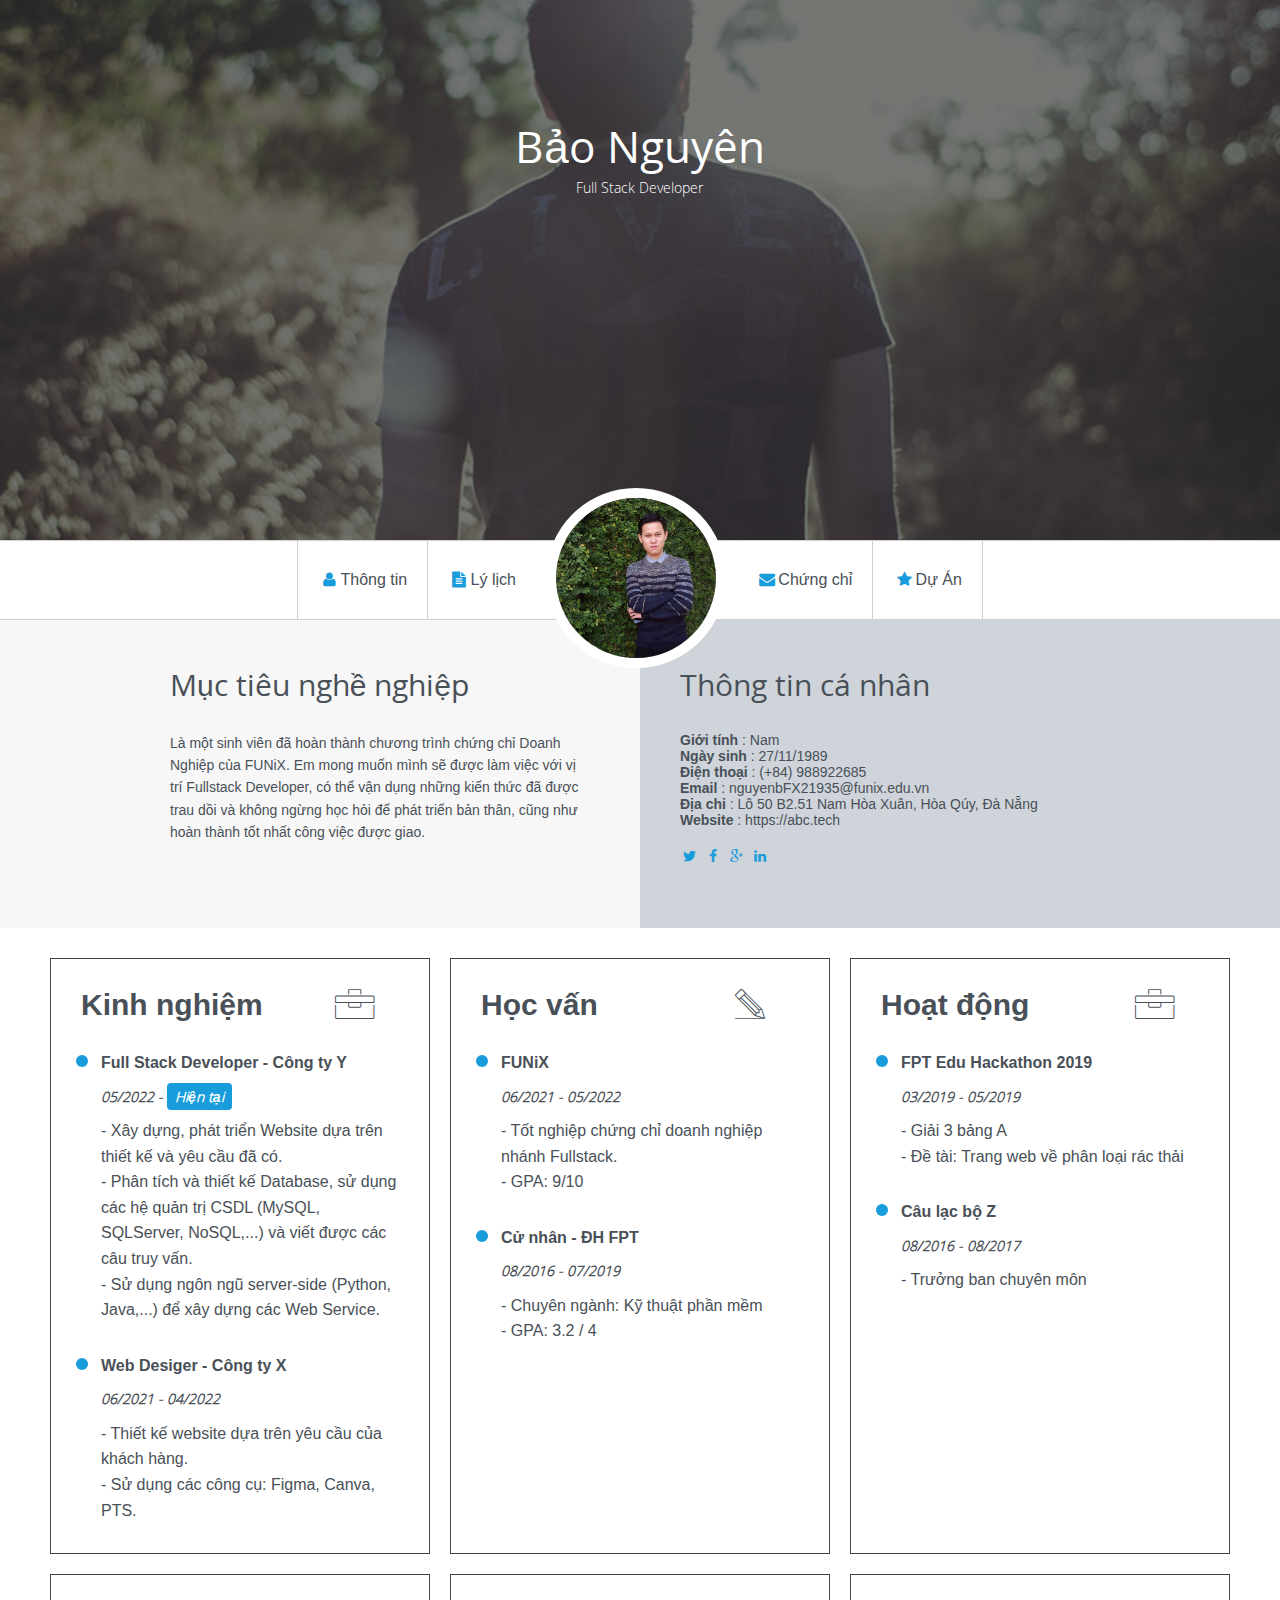
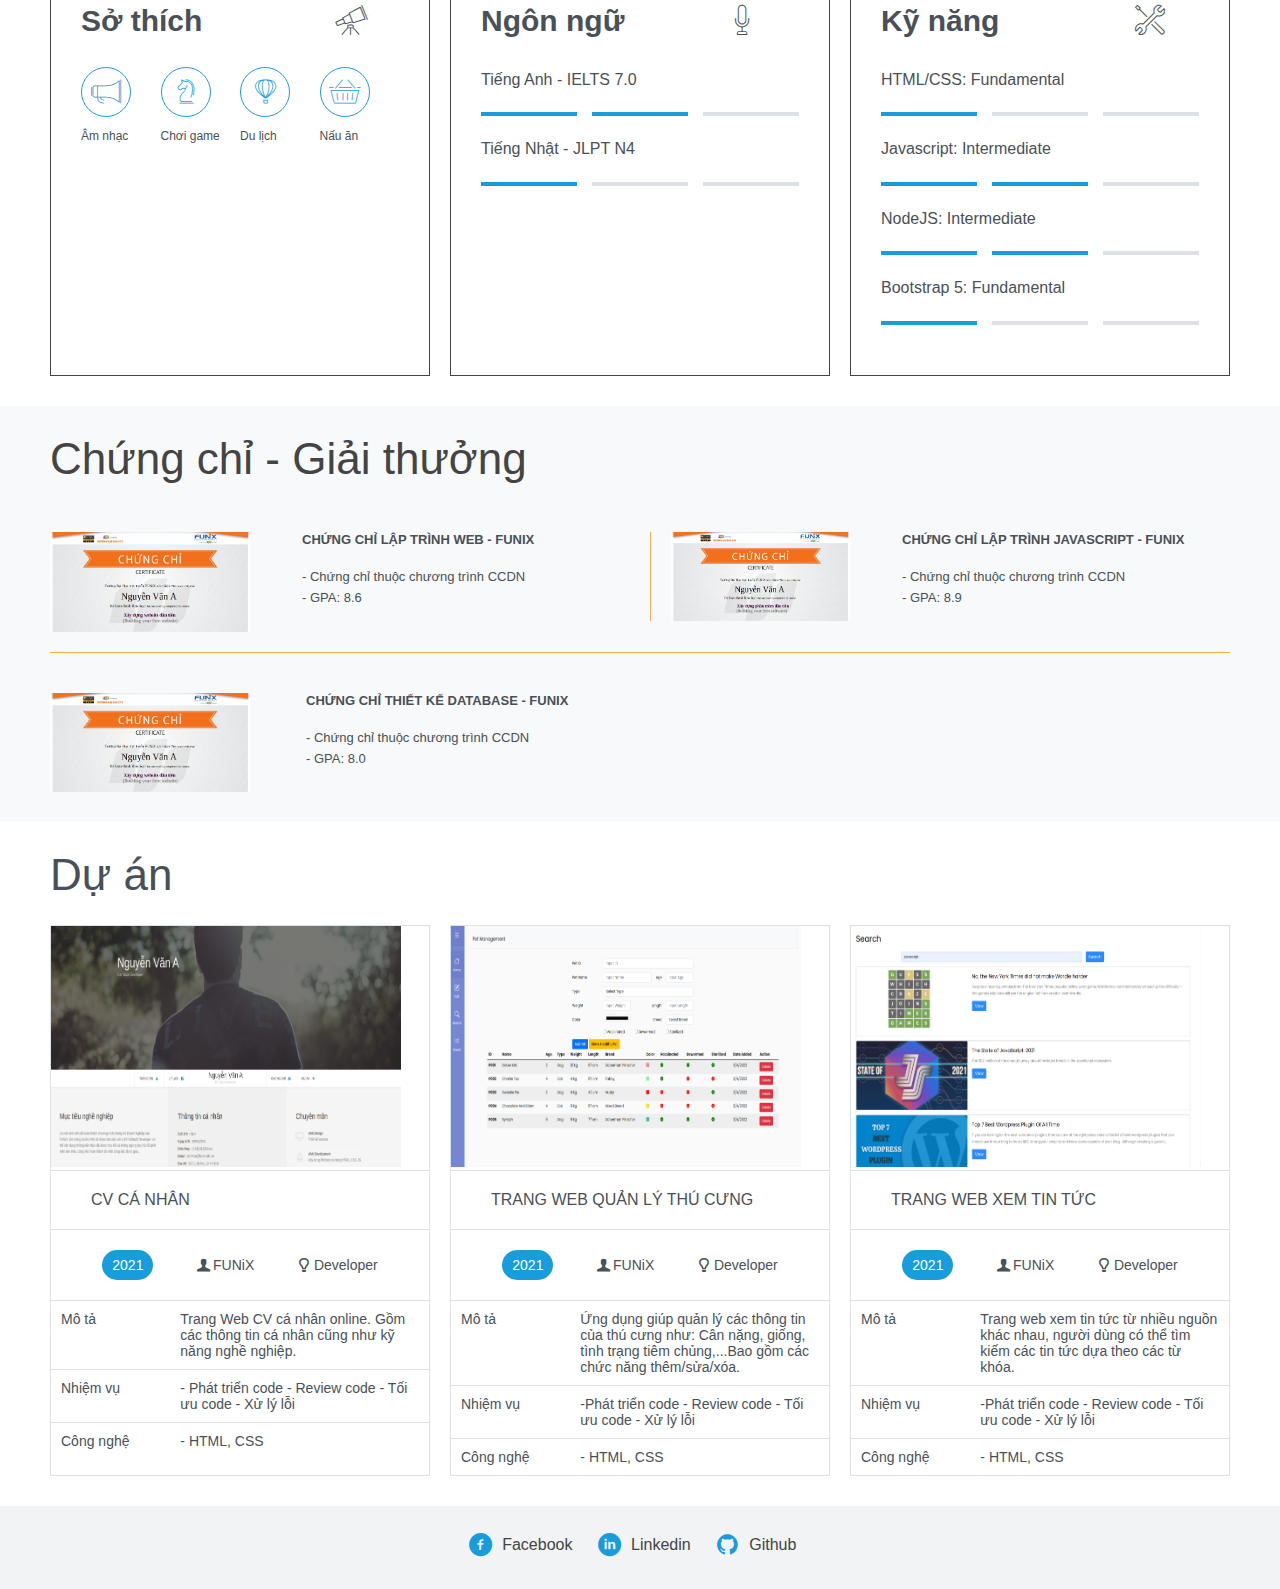
<file: index.html>
<!DOCTYPE html>
<html lang="en">
  <head>
    <meta charset="UTF-8" />
    <meta http-equiv="X-UA-Compatible" content="IE=edge" />
    <meta name="viewport" content="width=device-width, initial-scale=1.0" />
    <link rel="stylesheet" href="./css/laptop.css" />
    <link rel="stylesheet" href="./css/font.css" />
    <link rel="stylesheet" href="./css/tablet.css" />
    <link rel="stylesheet" href="./css/mobile.css" />
    <title>Assignment 03</title>
    <link href="https://cdn.jsdelivr.net/npm/bootstrap@5.3.0-alpha3/dist/css/bootstrap.min.css" rel="stylesheet" integrity="sha384-KK94CHFLLe+nY2dmCWGMq91rCGa5gtU4mk92HdvYe+M/SXH301p5ILy+dN9+nJOZ" crossorigin="anonymous">
  </head>
  <body>
    <!-- Banner -->
    <header>
      <div id="banner">
        <h1>Bảo Nguyên</h1>
        <span>Full Stack Developer</span>
      </div>
    </header>

    <!-- Navigation Bar -->
    <section id="nav-bar">
      <nav class="container">
        <a href="#"><i class="icon-user"></i>Thông tin</a>
        <a href="#"><i class="icon-doc-text-inv"></i>Lý lịch</a>
        <div class="name">
          <div class="name-profile">
            <img src="images/image-nguyen.jpg" alt="bao-nguyen-profile">  
          </div>
        </div>
        <a href="#"><i class="icon-mail-alt"></i>Chứng chỉ</a>
        <a href="#"><i class="icon-star-1"></i>Dự Án</a>
      </nav>
    </section>


    <!-- About Me -->

    <section id="about" class="bg-grey">
      <div class="container">
        <div id="target">
			  <div class="target-wrapper">
        <!-- target-wrapper chứa h1 mục tiêu nghề nghiệp và phần mô tả -->
				<h1 class="section-title"  style="font-size: 30px;">Mục tiêu nghề nghiệp</h1>
				<p>
				  Là một sinh viên đã hoàn thành chương trình chứng chỉ Doanh Nghiệp
				  của FUNiX. Em mong muốn mình sẽ được làm việc với vị trí
				  Fullstack Developer, có thể vận dụng những kiến thức đã được
				  trau dồi và không ngừng học hỏi để phát triển bản thân, cũng như
				  hoàn thành tốt nhất công việc được giao.
				</p>
			  </div>
        </div>
        <div id="personal-info">
          <div class="personal-info-wrapper">
          <!-- personal-info-wrapper chứa h1 Thông tin cá nhân và phần mô tả -->
          <h1 class="section-title" style="font-size: 30px;">Thông tin cá nhân</h1>
          <ul class="mt-40 info">
            <li><span style="font-weight: bold;">Giới tính</span> : Nam</li>
            <li><span style="font-weight: bold;">Ngày sinh</span> : 27/11/1989</li>
            <li><span style="font-weight: bold;">Điện thoại</span> : (+84) 988922685</li>
            <li><span style="font-weight: bold;">Email</span> : nguyenbFX21935@funix.edu.vn</li>
            <li><span style="font-weight: bold;">Địa chỉ</span> : Lô 50 B2.51 Nam Hòa Xuân, Hòa Qúy, Đà Nẵng</li>
            <li><span style="font-weight: bold;">Website</span> : https://abc.tech</li>
          </ul>
          <p>
            <i class="icon-twitter"></i>
            <i class="icon-facebook"></i>
            <i class="icon-gplus"></i>
            <i class="icon-linkedin"></i>
          </p>
          </div>
      </div>
      </div>
    </section>


    <!-- Job Information -->

    <section id="job-info">
      <div class="container">
        <div class="experience timeline">

          <h1>Kinh nghiệm<i class="ic-toolbox"></i></h1>
          <div class="row">
          <h4>Full Stack Developer - Công ty Y</h4>
          <h5>05/2022 - <span> Hiện tại</span></h5>
          <p>- Xây dựng, phát triển Website dựa trên thiết kế và yêu cầu đã có.</p>
          <p>- Phân tích và thiết kế Database, sử dụng các hệ quản trị CSDL (MySQL, SQLServer, NoSQL,...) và viết được các câu truy vấn.</p>
          <p>- Sử dụng ngôn ngũ server-side (Python, Java,...) để xây dựng các Web Service.</p>

          <h4>Web Desiger - Công ty X</h4>
          <h5>06/2021 - 04/2022</h5>
          <p>- Thiết kế website dựa trên yêu cầu của khách hàng.</p>
          <p>- Sử dụng các công cụ: Figma, Canva, PTS.</p>
          </div>
        </div>
        <div class="education timeline">
          <h1>Học vấn<i class="ic-pencil"></i></h1>
          <div class="row">
          <h4>FUNiX</h4>
          <h5>06/2021 - 05/2022</h5>
          <p>- Tốt nghiệp chứng chỉ doanh nghiệp nhánh Fullstack.</p>
          <p>- GPA: 9/10</p>

          <h4>Cử nhân - ĐH FPT</h4>
          <h5>08/2016 - 07/2019</h5>
          <p>- Chuyên ngành: Kỹ thuật phần mềm</p>
          <p>- GPA: 3.2 / 4</p>
          </div>
        </div>
        <div class="activity timeline">
          <h1>Hoạt động<i class="ic-toolbox"></i></h1>
          <div class="row">
          <h4>FPT Edu Hackathon 2019</h4>
          <h5>03/2019 - 05/2019</h5>
          <p>- Giải 3 bảng A</p>
          <p>- Đề tài: Trang web về phân loại rác thải</p>

          <h4>Câu lạc bộ Z</h4>
          <h5>08/2016 - 08/2017</h5>
          <p>- Trưởng ban chuyên môn</p>
          </div>
        </div>
        <div class="favorite">
          <h1>Sở thích<i class="ic-telescope"></i></h1>
          <div class="favorite-content">
          <i class="ic-megaphone"></i>
          <i class="ic-strategy"></i>
          <i class="ic-hotairballoon"></i>
          <i class="ic-basket"></i>

          <p><span>Âm nhạc</span></p>
          <p><span>Chơi game</span></p>
          <p><span>Du lịch</span></p>
          <p><span>Nấu ăn</span></p>
          </div>
        </div>

        <div class="language">
          <h1>Ngôn ngữ<i class="ic-mic"></i></h1>
          <p>Tiếng Anh - IELTS 7.0</p>
          <div class="rate-item">
            <span class="blue-line"></span>
            <span class="blue-line"></span>
            <span class="gray-line"></span>
          </div>
          <p>Tiếng Nhật - JLPT N4</p>
          <div class="rate-item">
            <span class="blue-line"></span>
            <span class="gray-line"></span>
            <span class="gray-line"></span>
          </div>
        </div>
        <div class="skrill">
          <h1>Kỹ năng<i class="ic-tools-2"></i></h1>
          <p>HTML/CSS: Fundamental</p>
          <div class="rate-item">
            <span class="blue-line"></span>
            <span class="gray-line"></span>
            <span class="gray-line"></span>
          </div>
          <p>Javascript: Intermediate</p>
          <div class="rate-item">
            <span class="blue-line"></span>
            <span class="blue-line"></span>
            <span class="gray-line"></span>
          </div>
          <p>NodeJS: Intermediate</p>
          <div class="rate-item">
            <span class="blue-line"></span>
            <span class="blue-line"></span>
            <span class="gray-line"></span>
          </div>
          <p>Bootstrap 5: Fundamental</p>
          <div class="rate-item">
            <span class="blue-line"></span>
            <span class="gray-line"></span>
            <span class="gray-line"></span>
          </div>
        </div>
      </div>
    </section>


    <!-- Certificate -->

    <section id="certificate">
      <div class="container">
        <h1 class="section-title">Chứng chỉ - Giải thưởng</h1>
        <div class="certificate-content">
        <div class="web-certificate">
         <img src="images/Cert_WEB.png"/>

         <div class="right">
         <h4>CHỨNG CHỈ LẬP TRÌNH WEB - FUNIX</h4>
         <p>- Chứng chỉ thuộc chương trình CCDN</p>
         <p>- GPA: 8.6</p>
         </div>
        </div>

        <div class="javascript-certificate">
          <img src="images/Cert_PRF.png"/>

          <div class="right">
          <h4>CHỨNG CHỈ LẬP TRÌNH JAVASCRIPT - FUNIX</h4>
          <p>- Chứng chỉ thuộc chương trình CCDN</p>
          <p>- GPA: 8.9</p>
          </div>
        </div>

        <div class="database-certificate">
          <img src="images/Cert_DBI.png"/>

          <div class="right">
          <h4>CHỨNG CHỈ THIẾT KẾ DATABASE - FUNIX</h4>    
          <p>- Chứng chỉ thuộc chương trình CCDN</p>
          <p>- GPA: 8.0</p>
          </div>
        </div>
        </div>
      </div>
    </section>

    <!-- Project -->

    <section id="project">
      <div class="container">
        <h1 class="section-title">Dự án</h1>
        <div class="project-left">  
          <img src="images/project_1.png">
          <h4>CV CÁ NHÂN</h4>
          <div class="project-wrapper">
            <span>2021</span>
            <p class="user-1"><i class="icon-user-1"></i>FUNiX</p>
            <p class="lamp"><i class="icon-lamp"></i>Developer</p>
          </div>

          <div class="project-describe">
          <div class="describe">
            <p>Mô tả</p>
            <p>Trang Web CV cá nhân online. Gồm các thông tin cá nhân cũng như kỹ năng nghề nghiệp.</p>
          </div>

          <div class="mission">
            <p>Nhiệm vụ</p>
            <p>- Phát triển code - Review code - Tối ưu code - Xử lý lỗi</p>
          </div>

          <div class="technology">
            <p>Công nghệ</p>
            <p>- HTML, CSS</p>
          </div>
          </div>
        </div>

        <div class="project-center">  
          <img src="images/project_2.png">
          <h4>TRANG WEB QUẢN LÝ THÚ CƯNG</h4>
          <div class="project-wrapper">
            <span>2021</span>
            <p class="user-1"><i class="icon-user-1"></i>FUNiX</p>
            <p class="lamp"><i class="icon-lamp"></i>Developer</p>
          </div>
          <div class="project-describe">
          <div class="describe">
            <p>Mô tả</p>
            <p>Ứng dụng giúp quản lý các thông tin của thú cưng như: Cân nặng, giống, tình trạng tiêm chủng,...Bao gồm các chức năng thêm/sửa/xóa.
          </div>
          <div class="mission">
            <p>Nhiệm vụ</p>
            <p>-Phát triển code - Review code - Tối ưu code - Xử lý lỗi</p>
          </div>

          <div class="technology">
            <p>Công nghệ</p>
            <p>- HTML, CSS</p>
          </div>
          </div>
        </div>    

        <div class="project-right">  
          <img src="images/project_3.png">
          <h4>TRANG WEB XEM TIN TỨC</h4>
          <div class="project-wrapper">
            <span>2021</span>
            <p class="user-1"><i class="icon-user-1"></i>FUNiX</p>
            <p class="lamp"><i class="icon-lamp"></i>Developer</p>
          </div>
          <div class="project-describe">
          <div class="describe">
            <p>Mô tả</p>
            <p>Trang web xem tin tức từ nhiều nguồn khác nhau, người dùng có thể tìm kiếm các tin tức dựa theo các từ khóa.
            </p>
          </div>
          <div class="mission">
            <p>Nhiệm vụ</p>
            <p>-Phát triển code - Review code - Tối ưu code - Xử lý lỗi</p>
          </div>

          <div class="technology">
            <p>Công nghệ</p>
            <p>- HTML, CSS</p>
          </div>
          </div>
        </div>   
      </div>
    </section>

    <!-- Footer -->

    <section id="footer" class="bg-grey">
      <div class="container">
        <ul>
          <li><i class="icon-facebook-circled"></i><span>Facebook</span></li>
          <li><i class="icon-linkedin-circled"></i><span>Linkedin</span></li>
          <li><i class="icon-github-circled"></i><span>Github</span></li>
        </ul>
      </div>
    </section>

  <script src="https://cdn.jsdelivr.net/npm/bootstrap@5.3.0-alpha3/dist/js/bootstrap.bundle.min.js" integrity="sha384-ENjdO4Dr2bkBIFxQpeoTz1HIcje39Wm4jDKdf19U8gI4ddQ3GYNS7NTKfAdVQSZe" crossorigin="anonymous"></script>
  </body>
</html>
</file>
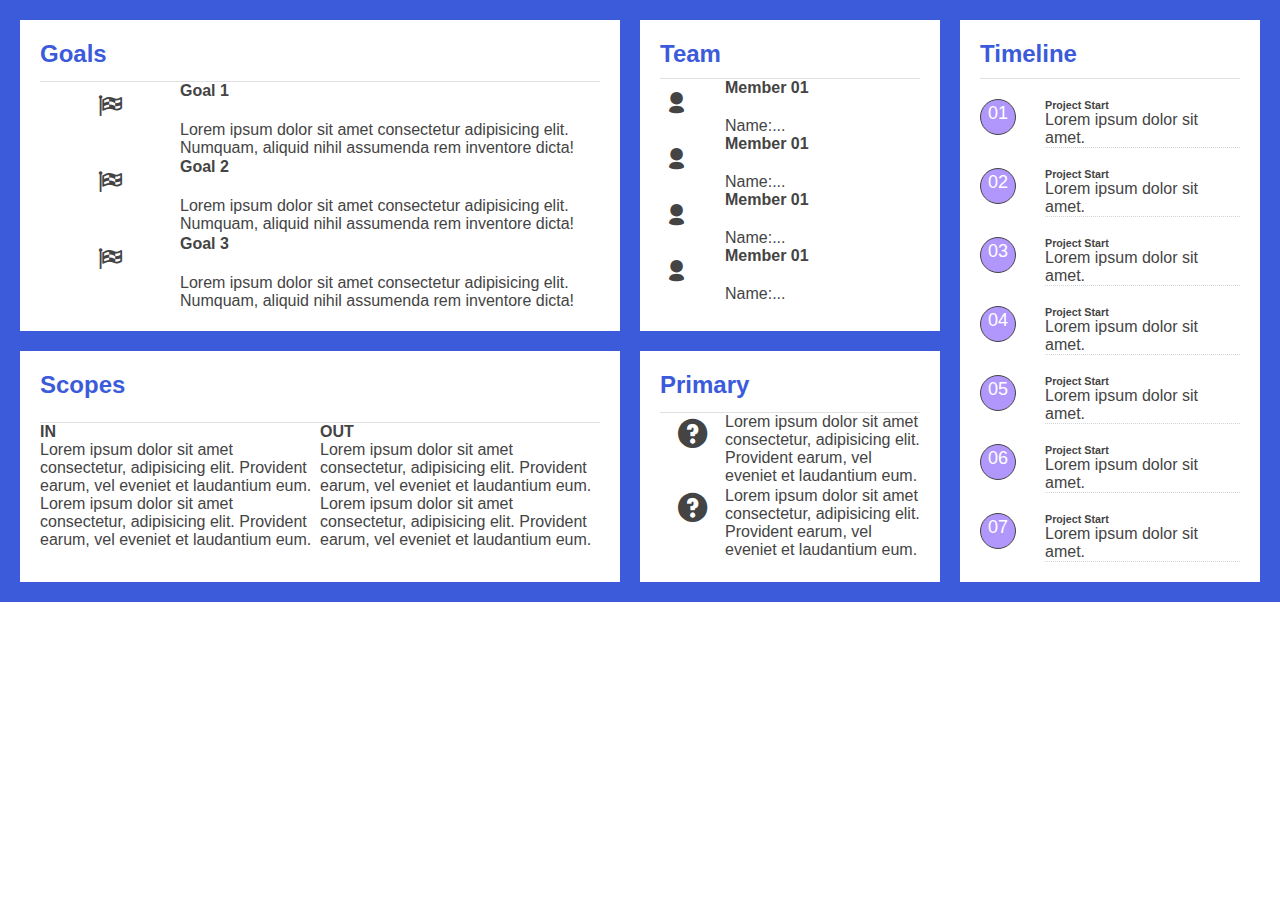
<file: digital-cv.html>
<!DOCTYPE html>
<html lang="en">
<head>
    <meta charset="UTF-8">
    <meta http-equiv="X-UA-Compatible" content="IE=edge">
    <meta name="viewport" content="width=device-width, initial-scale=1.0">
    <title>Project Charter</title>
    <link rel="stylesheet" href="./css/laptop.css" />
    <link rel="stylesheet" href="./css/font.css" />
    <link rel="stylesheet" href="./css/tablet.css" />
    <link rel="stylesheet" href="./css/mobile.css" />
    <link href="https://cdn.jsdelivr.net/npm/bootstrap@5.3.0-alpha3/dist/css/bootstrap.min.css" rel="stylesheet" integrity="sha384-KK94CHFLLe+nY2dmCWGMq91rCGa5gtU4mk92HdvYe+M/SXH301p5ILy+dN9+nJOZ" crossorigin="anonymous">
</head>
<body>
    <div class="container" id="project-charter">

        <div class="goals">
            <h2>Goals</h2>
            
            <div class="goals-one">
                <i class="icon-flag-checkered"></i>
                <h4>Goal 1</h4>
                <p>Lorem ipsum dolor sit amet consectetur adipisicing elit. Numquam, aliquid nihil assumenda rem inventore dicta!</p>
            </div>
            
            <div class="goals-two">
                <i class="icon-flag-checkered"></i>
                <h4>Goal 2</h4>
                <p>Lorem ipsum dolor sit amet consectetur adipisicing elit. Numquam, aliquid nihil assumenda rem inventore dicta!</p>
            </div>
                
            <div class="goals-three">
                <i class="icon-flag-checkered"></i>
                <h4>Goal 3</h4>
                <p>Lorem ipsum dolor sit amet consectetur adipisicing elit. Numquam, aliquid nihil assumenda rem inventore dicta!</p>
            </div>
        </div>

        <!-- TEAM -->
        <div class="team">
            <h2>Team</h2>  
            
            <div class="team-detail">
                <i class="icon-user-2"></i>
                <h4>Member 01</h4>
                <p>Name:...</p>
            </div>

            <div class="team-detail"">
                <i class="icon-user-2"></i>
                <h4></i>Member 01</h4>
                <p>Name:...</p>
            </div>

            <div class="team-detail"">
                <i class="icon-user-2"></i>
                <h4>Member 01</h4>
                <p>Name:...</p>
            </div>

            <div class="team-detail"r">
                <i class="icon-user-2"></i>
                <h4>Member 01</h4>
                <p>Name:...</p>
            </div>
        </div>

        <!-- SCOPES -->
        <div class="scopes">
        <h2>Scopes</h2> 
            <div class="scopes-left">
            <h4>IN</h4>   
                <p>Lorem ipsum dolor sit amet consectetur, adipisicing elit. Provident earum, vel eveniet et laudantium eum.</p>
                <p>Lorem ipsum dolor sit amet consectetur, adipisicing elit. Provident earum, vel eveniet et laudantium eum.</p>
            </div>

            <div class="scopes-right">
            <h4>OUT</h4>   
                <p>Lorem ipsum dolor sit amet consectetur, adipisicing elit. Provident earum, vel eveniet et laudantium eum.</p>
                <p>Lorem ipsum dolor sit amet consectetur, adipisicing elit. Provident earum, vel eveniet et laudantium eum.</p>
            </div>

        </div>

        <!-- Primary -->
        <div class="primary">
            <h2>Primary</h2>
            <div class="primary-first">
                <i class="icon-question"></i>
                <p>Lorem ipsum dolor sit amet consectetur, adipisicing elit. Provident earum, vel eveniet et laudantium eum.</p>
            </div>
            
            <div class="primary-second">
                <i class="icon-question"></i>
                <p>Lorem ipsum dolor sit amet consectetur, adipisicing elit. Provident earum, vel eveniet et laudantium eum.</p>
            </div>
        </div>

        <!-- Timeline -->
        <div class="timeline">
            <h2>Timeline</h2>

            <div class="wrapper">
                <p class="number-index">01</p>
                <div class="wrapper-content">
                    <h6>Project Start</h6>
                    <p>Lorem ipsum dolor sit amet.</p>
                </div>
            </div>

            
            <div class="wrapper">
                <p class="number-index">02</p>
                <div class="wrapper-content">
                    <h6>Project Start</h6>
                    <p>Lorem ipsum dolor sit amet.</p>
                </div>
            </div>

            <div class="wrapper">
                <p class="number-index">03</p>
                <div class="wrapper-content">
                    <h6>Project Start</h6>
                    <p>Lorem ipsum dolor sit amet.</p>
                </div>
            </div>

            <div class="wrapper">
                <p class="number-index">04</p>
                <div class="wrapper-content">
                    <h6>Project Start</h6>
                    <p>Lorem ipsum dolor sit amet.</p>
                </div>
            </div>

            <div class="wrapper">
                <p class="number-index">05</p>
                <div class="wrapper-content">
                    <h6>Project Start</h6>
                    <p>Lorem ipsum dolor sit amet.</p>
                </div>
            </div>

            <div class="wrapper">
                <p class="number-index">06</p>
                <div class="wrapper-content">
                    <h6>Project Start</h6>
                    <p>Lorem ipsum dolor sit amet.</p>
                </div>
            </div>

            <div class="wrapper"> 
                <p class="number-index">07</p>
                <div class="wrapper-content">
                    <h6>Project Start</h6>
                    <p>Lorem ipsum dolor sit amet.</p>
                </div>
            </div>

        </div>

    </div>
    <script src="https://cdn.jsdelivr.net/npm/bootstrap@5.3.0-alpha3/dist/js/bootstrap.bundle.min.js" integrity="sha384-ENjdO4Dr2bkBIFxQpeoTz1HIcje39Wm4jDKdf19U8gI4ddQ3GYNS7NTKfAdVQSZe" crossorigin="anonymous"></script>
</body>
</html>
</file>
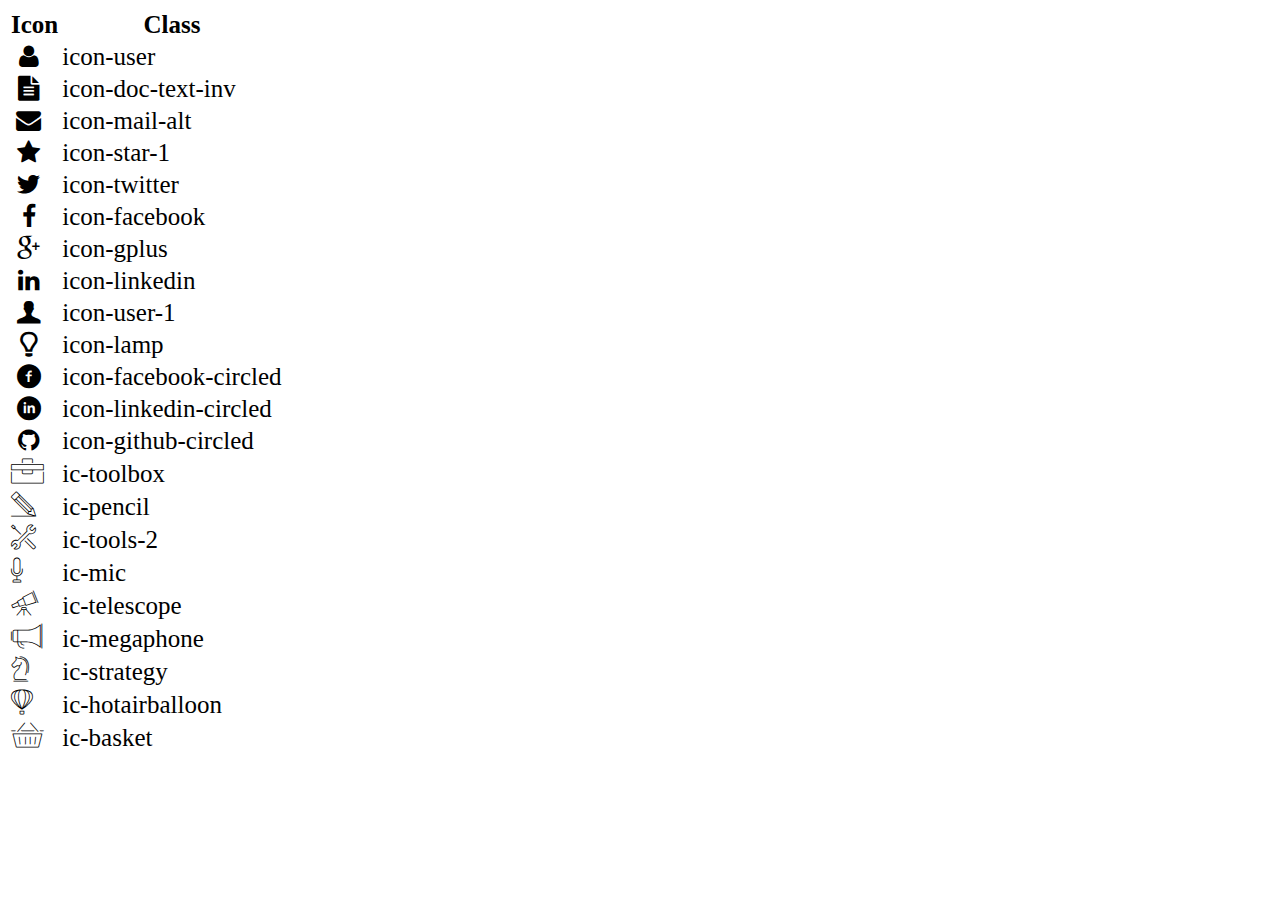
<file: icon-list.html>
<!DOCTYPE html>
<html lang="en">

<head>
    <meta charset="UTF-8">
    <meta http-equiv="X-UA-Compatible" content="IE=edge">
    <meta name="viewport" content="width=device-width, initial-scale=1.0">
    <link rel="stylesheet" href="css/font.css">
    <title>Icon List</title>
</head>

<body>
    <table style="font-size: 25px;">
        <thead>
            <tr>
                <th>Icon</th>
                <th>Class</th>
            </tr>
        </thead>
        <tbody>
            <tr>
                <td><i class="icon-user"></i></td>
                <td>icon-user</td>
            </tr>
            <tr>
                <td><i class="icon-doc-text-inv"></i></td>
                <td>icon-doc-text-inv</td>
            </tr>
            <tr>
                <td><i class="icon-mail-alt"></i></td>
                <td>icon-mail-alt</td>
            </tr>
            <tr>
                <td><i class="icon-star-1"></i></td>
                <td>icon-star-1</td>
            </tr>
            <tr>
                <td><i class="icon-twitter"></i></td>
                <td>icon-twitter</td>
            </tr>
            <tr>
                <td><i class="icon-facebook"></i></td>
                <td>icon-facebook</td>
            </tr>
            <tr>
                <td><i class="icon-gplus"></i></td>
                <td>icon-gplus</td>
            </tr>
            <tr>
                <td><i class="icon-linkedin"></i></td>
                <td>icon-linkedin</td>
            </tr>
            <tr>
                <td><i class="icon-user-1"></i></td>
                <td>icon-user-1</td>
            </tr>
            <tr>
                <td><i class="icon-lamp"></i></td>
                <td>icon-lamp</td>
            </tr>
            <tr>
                <td><i class="icon-facebook-circled"></i></td>
                <td>icon-facebook-circled</td>
            </tr>
            <tr>
                <td><i class="icon-linkedin-circled"></i></td>
                <td>icon-linkedin-circled</td>
            </tr>
            <tr>
                <td><i class="icon-github-circled"></i></td>
                <td>icon-github-circled</td>
            </tr>
            <tr>
                <td><i class="ic-toolbox"></i></td>
                <td>ic-toolbox</td>
            </tr>
            <tr>
                <td><i class="ic-pencil"></i></td>
                <td>ic-pencil</td>
            </tr>
            <tr>
                <td><i class="ic-tools-2"></i></td>
                <td>ic-tools-2</td>
            </tr>

            <tr>
                <td><i class="ic-mic"></i></td>
                <td>ic-mic</td>
            </tr>
            <tr>
                <td><i class="ic-telescope"></i></td>
                <td>ic-telescope</td>
            </tr>
            <tr>
                <td><i class="ic-megaphone"></i></td>
                <td>ic-megaphone</td>
            </tr>
            <tr>
                <td><i class="ic-strategy"></i></td>
                <td>ic-strategy</td>
            </tr>
            <tr>
                <td><i class="ic-hotairballoon"></i></td>
                <td>ic-hotairballoon</td>
            </tr>
            <tr>
                <td><i class="ic-basket"></i></td>
                <td>ic-basket</td>
            </tr>
        </tbody>
    </table>
</body>

</html>
</file>
<file: css/laptop.css>
/*
    SPACING SYSTEM (px)
    2 / 4 / 8 / 12 / 16 / 24 / 32 / 48 / 64 / 80 / 96 / 128

    FONT SIZE SYSTEM (px)
    10 / 12 / 14 / 16 / 18 / 20 / 24 / 30 / 36 / 44 / 52 / 62 / 74 / 86 / 98

    SUB-COLOR: #199cdb;
    */
* {
    margin: 0px;
    padding: 0px;
    box-sizing: border-box;
}

body
{
    font-family: "Rubik", sans-serif;
    color: #444;
}

header
{
    position: relative;
    width: 100%;
    background-image: linear-gradient(rgba(34,34,34,0.6),rgba(34,34,34,0.6)), url('../images/banner.jpg');
    background-size: cover;
    height: 60vh;
}

#banner
{
    position: absolute;
    top: 30%;
    left: 50%;
    transform: translate(-50%, -50%);
    color: #fff;
    font-family: 'open_sansregular', sans-serif;
    font-weight: 500;
    padding: 50px;
}


h1
{
    font-size: 44px;
    font-weight: 300;
    line-height: 1.05;
    margin-bottom: 7px;
}

header #banner span
{
    line-height: 1.6;
    font-size: 14px;
    font-family: 'open_sanslight', sans-serif;
    display: flex;
    align-items: center;
    justify-content: center;
}

section > .container {

    padding: 30px 50px;

  }


/* NAVIGATION BAR */

#nav-bar .container {
    padding: 0;
    display: flex;
    width: 100%;
    justify-content: center;
    align-items: center;
}
#nav-bar {
    border-top: 1px solid #d0d0d0;
    border-bottom: 1px solid #d0d0d0;
}
#nav-bar .container a {
    padding: 30px 20px;
    display: block;
    text-decoration: none;
    border-right: 1px solid #d0d0d0;
    color: #495057;
}
#nav-bar .container a:first-child{
    border-left: 1px solid #d0d0d0;
}

#nav-bar .container a:nth-child(2)
{
    border-right: none;
}
#nav-bar .container a i{
    color: #199cdb;
}

#nav-bar .container .name
{
   position: relative;
   width: 200px;
   align-self: stretch;
}

.name-profile{
    position: absolute;
    left: 50%;
    top: 50%;
    transform: translate(-50%,-50%);
    padding: 10px;
    width: 100%;
}
.name-profile img{
    border: 10px solid white;
    border-radius: 50%;
    width: 100%;
}

#nav-bar .container .div
{
    font-family: 'open_sansregular', sans-serif;
    font-size: 30px;
}

#nav-bar .container .name p
{
    font-family: 'open_sanslight', sans-serif;
    font-size: 12px;
}

/* ABOUT CSS */
#about .container{
    max-width: unset;
}

#about.bg-grey
{
    display: block;
    font-family: 'open_sanslight', sans-serif;
    font-size: 14px;

}

#about.bg-grey .container
{
    display: grid;
    grid-template-columns: 1fr 1fr;
    width: 100%;
    padding: 0;
}

#about.bg-grey .container #target p
{
    line-height: 1.6;
    height: 96px;
}

#about.bg-grey .container #target h1
{
    font-family: 'open_sansregular', sans-serif;
    font-weight: 400;
    margin-bottom: 30px;
}

#about.bg-grey .container #target
{
    grid-column: 1 / 2;
    background-color: #f7f7f7;
    padding-left: calc(100% - 520px);
}

#about.bg-grey .container #target .target-wrapper
{
    padding: 50px;
    padding-bottom: 100px;
    font-family: sans-serif;
    color: #495057;
}

#about.bg-grey .container #personal-info
{
    grid-column: 2 / 3;
    background-color: #ced4da;
    padding-right: calc(100% - 520px);
}

#about.bg-grey .container #personal-info .personal-info-wrapper
{
    padding: 50px 0px 50px 40px;
    font-family: sans-serif;
    color: #495057; 
}

#personal-info ul
{
    list-style: none;
}

#personal-info .section-title
{
    font-family: 'open_sansregular', sans-serif;
    font-weight: 400;
    margin-bottom: 30px;
}

#personal-info p
{
    margin-top: 20px;
}

#personal-info p i
{
    color: #199cdb;
}

#job-info .container
{
    display: grid;
    grid-template-columns: repeat(3,1fr);
    line-height: 1.6;
    gap: 20px;
    color:#495057;
}


#job-info .container h1
{
    font-size: 30px;
    /* margin-bottom: 40px; */
}

#job-info .container .experience, .education, .activity, .favorite, .language, .skrill
{
    border: 1px solid #444;
    padding: 30px;
}

#job-info .container .favorite .favorite-content
{
    display: grid;
    grid-template-columns: repeat(4,1fr);
    align-items: center;
    justify-content: center;
}

#job-info .container .favorite .favorite-content p
{
    font-size: 12px;
    margin-top: 10px;
}

#job-info .container .experience h1,
#job-info .container .activity h1,
#job-info .container .education h1,
#job-info .container .skrill h1,
#job-info .container .language h1,
#job-info .container .favorite h1
{
    display: grid;
    grid-template-columns: 80% 20%;
    width: 100%;
    padding: 0;
    margin-bottom: 30px;
    font-weight: bold;
}

.row
{
    position: relative;
    padding-left: 20px;
}

#job-info .container .experience h5 span
{
    background-color: #199cdb;
    padding: 4px 8px;
    border-radius: 4px;
    color: #fff;
}
#job-info .container h5
{
    margin-top: 10px;
    margin-bottom: 10px;
    font-style: italic;
    font-family: "open_sanslight", sans-serif;
    font-size: 14px;
}

#job-info .container h4
{
    margin-top: 30px;
}

.timeline .row h4::before
{
    position: absolute;
    content: ' ';
    border-radius: 50%;
    background-color: #199cdb;
    width: 12px;
    height: 12px;
    margin-top: 5px;
    margin-left: -5px;
    left: 0;
}

.favorite .favorite-content i
{
    border-radius: 50%;
    height: 50px;
    width: 50px;
    font-size: 24px;
    color: #199cdb;
    display: flex;
    align-items: center;
    justify-content: center;
    border: 1px solid #199cdb;
    
}

/* JOB INFORMATION CSS */

#job-info .container .skrill .blue-line,
#job-info .container .language .blue-line
{
    background: #199cdb;
    height: 4px;
    width: 100%;
}
.rate-item{
    display: grid;
    grid-template-columns: repeat(3, 1fr);
    column-gap: 15px;
    margin: 20px 0;
}

#job-info .container .skrill .gray-line,
#job-info .container .language .gray-line
{
    background: #dee2e6;
    height: 4px;
    width: 100%;
}

/* Certificate CSS */

#certificate
{
    display: block;
}

#certificate
{
    background-color: #f8f9fa;
    width: 100%;
}

#certificate .container .certificate-content
{
    display: grid;
    grid-template-columns: 1fr 1fr;
    gap: 20px;
    width: 100%;
}

#certificate .container img
{
    width: 200px;
    height: auto;
}

#certificate .container .certificate-content .web-certificate
{
    grid-column: 1 / 2;
    display: grid;
    grid-template-columns: 2fr 3fr;
}

#certificate .container .certificate-content .javascript-certificate img
{
    border-left: 1px solid #ffa94d;
    padding-left: 20px;
}

#certificate .container .certificate-content .javascript-certificate
{
    grid-column: 2 / -1;
    display: grid;
    grid-template-columns: 2fr 3fr;
}

#certificate .container .certificate-content .database-certificate
{
    grid-column: 1 / -1;
    border-top: 1px solid #ffa94d;
    padding-top: 40px;
    display: grid;
    grid-template-columns: 2fr 8fr;
}

#certificate .container .certificate-content .right
{
    font-size: 13px;
    padding-left: 20px;
    color: #495057;
}

#certificate .container .certificate-content .right h4
{
    margin-bottom: 20px;
}

#certificate .container .certificate-content .right p
{
    line-height: 1.6;
}

#certificate .container h1
{
    margin-bottom: 50px;
}

/* PROJECT CSS */

#project .container
{
    display: grid;
    grid-template-columns: repeat(3,1fr);
    gap: 20px;
    color: #495057;

}

#project .container img
{
    width: 350px;
    height: auto;
}
#project .container .project-left
{
    grid-column: 1 / 2;
}

#project .container .project-center
{
    grid-column: 2 / 3;
}

#project .container .project-right
{
    grid-column: 3 / -1;
}

#project .container .project-wrapper
{
    display: flex;
    align-items: center;
    justify-content: center;
    gap: 40px;
}

#project .container .project-describe
{
    display: grid;
    grid-template-columns: repeat(2,1fr);
}

#project .container .project-describe .describe
{
    grid-column: 1 / -1;
    grid-row: 1 / 2;
    display: grid;
    grid-template-columns: 2fr 4fr;
}

#project .container .project-describe .mission
{
    grid-column: 1 / -1;
    grid-row: 2 / 3; 
    display: grid;
    grid-template-columns: 2fr 4fr;
}

#project .container .project-describe .technology
{
    grid-column: 1 / -1;
    display: grid;
    grid-template-columns: 2fr 4fr;
}

#project .container .project-left h4,
#project .container .project-center h4,
#project .container .project-right h4
{
    width: 100%;
    padding: 20px 20px 20px 40px;
    border-top: 1px solid #dee2e6;
    border-bottom: 1px solid #dee2e6;
    font-size: 16px;
    font-weight: 500;
}
#project .container .project-left,
#project .container .project-center,
#project .container .project-right
{
    border: 1px solid #dee2e6;
    font-size: 14px;
}

#project .container .project-wrapper
{
    border-bottom: 1px solid #dee2e6;
    padding: 20px;
}

#project .container .project-left .project-wrapper span,
#project .container .project-center .project-wrapper span,
#project .container .project-right .project-wrapper span
{
    background-color: #199cdb;
    padding: 7px 10px 7px 10px;
    border-radius: 30px;
    color: #fff;
}

#project .container .project-describe .describe,
#project .container .project-describe .mission
{
    border-bottom: 1px solid #dee2e6;
    padding: 10px;
}

#project .container .project-describe .technology
{
    padding: 10px;
}

/* CSS phần footer */

#footer.bg-grey
{
    background-color: #f1f3f5;
}

#footer.bg-grey .container ul
{
    list-style: none;
    display: flex;
    align-items: center;
    justify-content: center;
}

#footer.bg-grey .container ul li i
{
    color:#199cdb;
    padding-right: 5px;
    margin-top: -5px;
    font-size: 24px;
}

#footer.bg-grey .container ul li
{
    margin-right: 20px;
    display: flex;
}

/* Project chater */

#project-charter
{
    display: grid;
    grid-template-columns: 2fr 1fr 1fr;
    gap: 20px;
    background-color: #3b5bdb;
    padding: 20px;    
}

#project-charter h2
{
    padding-bottom: 10px;
    color: #3b5bdb;
    border-bottom: 1px solid #dee2e6;
}

/* GOALS CSS */

.goals
{
    grid-column: 1 / 2;
    grid-row: 1 / 2;
    display: grid;
    grid-template-columns: 2fr 8fr;
    background-color: white;
    padding: 20px;
}

.goals h2
{
    grid-column: 1 / -1;
    grid-row: 1 / 2;
}

.goals i
{
    text-align: center;
    font-size: 24px;
    margin-top: 10px;
}

.goals .goals-one
{
    grid-column: 1 / -1;
    grid-row: 2 / 3;
    display: grid;
    grid-template-columns: 1fr 3fr;
    background-color: white;
}

.goals .goals-one p
{
    grid-column: 2 / 3;
    grid-row: 2 / 3
}

.goals .goals-two
{
    grid-column: 1 / -1;
    grid-row: 3 / 4;
    display: grid;
    grid-template-columns: 1fr 3fr;
    background-color: white;
}

.goals .goals-two p
{
    grid-column: 2 / 3;
    grid-row: 2 / 3
}

.goals .goals-three
{
    grid-column: 1 / -1;
    grid-row: 4 / 5;
    display: grid;
    grid-template-columns: 1fr 3fr;
    background-color: white;
}

.goals .goals-three p
{
    grid-column: 2 / 3;
    grid-row: 2 / 3
}

/* TEAM CSS */

.team
{
    grid-column: 2 / 3;
    grid-row: 1 / 2;
    background-color: white;
    padding: 20px;
}

.team-detail
{
    display: grid;
    grid-template-columns: 1fr 3fr;
}

.team-detail i
{
    font-size: 24px;
    margin-top: 10px;
}

.team-detail p
{
    grid-column: 2 / 3;
}

/* SCOPES */

.scopes
{
    grid-column: 1 / 2;
    grid-row: 2 / 3;
    display: grid;
    grid-template-columns: 1fr 1fr;
    /* gap: 30px; */
    background-color: white;
    padding: 20px;
}

.scopes h2
{
    grid-column: 1 / -1;
    grid-row: 1 / 2;
}

.scopes .scopes-left
{
    grid-column: 1 / 2;
    grid-row: 2 / 3;
}

.scopes .scopes-right
{
    grid-column: 2 / 3;
    grid-row: 2 / 3;
}

.primary
{
    grid-column: 2 / 3;
    grid-row: 2 / 3;
    display: grid;
    background-color: white;
    padding: 20px;
}

.primary .primary-first
{
    display: grid;
    grid-template-columns: 1fr 3fr;
}

.primary .primary-first i,
.primary .primary-second i
{
    font-size: 36px;
    text-align: center;
}

.primary .primary-second
{
    display: grid;
    grid-template-columns: 1fr 3fr;
}

/* TIMELINE */

#project-charter .timeline
{
    grid-column: 3 / 4;
    grid-row: 1 / 3;
    background-color: white;
    padding: 20px;
}


#project-charter .timeline .number-index
{
    width: 36px;
    height: 36px;
    background-color: #b197fc;
    border-radius: 50%;
    text-align: center;
    border: 1px solid #444;
    color: #fff;
    font-size: 18px;
    padding-top: 3px;
}

#project-charter .timeline .wrapper
{
    display: grid;
    grid-template-columns: 1fr 3fr;
    padding-top: 20px;
}

#project-charter .timeline .wrapper .number-index h6,
#project-charter .timeline .wrapper .number-index p
{
    grid-column: 2 / 3;
}

#project-charter .timeline .wrapper .wrapper-content
{
    border-bottom: 1px dotted #ced4da;

}
</file>
<file: css/font.css>
@font-face {
	font-family: 'open_sanslight';
	src: url('../fonts/OpenSans-Light-webfont.eot');
	src: url('../fonts/OpenSans-Light-webfont.eot#iefix') format('embedded-opentype'),
		url('../fonts/OpenSans-Light-webfont.woff') format('woff'),
		url('../fonts/OpenSans-Light-webfont.ttf') format('truetype'),
		url('../fonts/OpenSans-Light-webfont.svg#open_sanslight') format('svg');
	font-weight: normal;
	font-style: normal;

}

@font-face {
	font-family: 'open_sansitalic';
	src: url('../fonts/OpenSans-Italic-webfont.eot');
	src: url('../fonts/OpenSans-Italic-webfont.eot#iefix') format('embedded-opentype'),
		url('../fonts/OpenSans-Italic-webfont.woff') format('woff'),
		url('../fonts/OpenSans-Italic-webfont.ttf') format('truetype'),
		url('../fonts/OpenSans-Italic-webfont.svg#open_sansitalic') format('svg');
	font-weight: normal;
	font-style: normal;

}

@font-face {
	font-family: 'open_sanssemibold';
	src: url('../fonts/OpenSans-Semibold-webfont.eot');
	src: url('../fonts/OpenSans-Semibold-webfont.eot#iefix') format('embedded-opentype'),
		url('../fonts/OpenSans-Semibold-webfont.woff') format('woff'),
		url('../fonts/OpenSans-Semibold-webfont.ttf') format('truetype'),
		url('../fonts/OpenSans-Semibold-webfont.svg#open_sanssemibold') format('svg');
	font-weight: normal;
	font-style: normal;

}


@font-face {
	font-family: 'open_sanslight_italic';
	src: url('../fonts/OpenSans-LightItalic-webfont.eot');
	src: url('../fonts/OpenSans-LightItalic-webfont.eot#iefix') format('embedded-opentype'),
		url('../fonts/OpenSans-LightItalic-webfont.woff') format('woff'),
		url('../fonts/OpenSans-LightItalic-webfont.ttf') format('truetype'),
		url('../fonts/OpenSans-LightItalic-webfont.svg#open_sanslight_italic') format('svg');
	font-weight: normal;
	font-style: normal;

}

@font-face {
	font-family: 'open_sansregular';
	src: url('../fonts/OpenSans-Regular-webfont.eot');
	src: url('../fonts/OpenSans-Regular-webfont.eot#iefix') format('embedded-opentype'),
		url('../fonts/OpenSans-Regular-webfont.woff') format('woff'),
		url('../fonts/OpenSans-Regular-webfont.ttf') format('truetype'),
		url('../fonts/OpenSans-Regular-webfont.svg#open_sansregular') format('svg');
	font-weight: normal;
	font-style: normal;

}


@font-face {
	font-family: 'fontello';
	src: url('../fonts/fontello.eot');
	src: url('../fonts/fontello.eot#iefix') format('embedded-opentype'),
		url('../fonts/fontello.woff') format('woff'),
		url('../fonts/fontello.ttf') format('truetype'),
		url('../fonts/fontello.svg#fontello') format('svg');
	font-weight: normal;
	font-style: normal;
}

[class^="icon-"]:before,
[class*=" icon-"]:before {
	font-family: "fontello";
	font-style: normal;
	font-weight: normal;
	speak: none;

	display: inline-block;
	text-decoration: inherit;
	width: 1em;
	margin-right: .2em;
	text-align: center;
	/* opacity: .8; */

	/* For safety - reset parent styles, that can break glyph codes*/
	font-variant: normal;
	text-transform: none;

	/* fix buttons height, for twitter bootstrap */
	line-height: 1em;

	/* Animation center compensation - margins should be symmetric */
	/* remove if not needed */
	margin-left: .2em;

	/* you can be more comfortable with increased icons size */
	/* font-size: 120%; */

	/* Font smoothing. That was taken from TWBS */
	-webkit-font-smoothing: antialiased;
	-moz-osx-font-smoothing: grayscale;

	/* Uncomment for 3D effect */
	/* text-shadow: 1px 1px 1px rgba(127, 127, 127, 0.3); */
}

.icon-emo-happy:before {
	content: '\e800';
}

/* '' */
.icon-emo-wink:before {
	content: '\e801';
}

/* '' */
.icon-emo-wink2:before {
	content: '\e802';
}

/* '' */
.icon-emo-unhappy:before {
	content: '\e803';
}

/* '' */
.icon-emo-sleep:before {
	content: '\e804';
}

/* '' */
.icon-emo-thumbsup:before {
	content: '\e805';
}

/* '' */
.icon-emo-devil:before {
	content: '\e806';
}

/* '' */
.icon-emo-surprised:before {
	content: '\e807';
}

/* '' */
.icon-emo-tongue:before {
	content: '\e808';
}

/* '' */
.icon-emo-coffee:before {
	content: '\e809';
}

/* '' */
.icon-emo-sunglasses:before {
	content: '\e80a';
}

/* '' */
.icon-emo-displeased:before {
	content: '\e80b';
}

/* '' */
.icon-emo-beer:before {
	content: '\e80c';
}

/* '' */
.icon-emo-grin:before {
	content: '\e80d';
}

/* '' */
.icon-emo-angry:before {
	content: '\e80e';
}

/* '' */
.icon-emo-saint:before {
	content: '\e80f';
}

/* '' */
.icon-emo-cry:before {
	content: '\e810';
}

/* '' */
.icon-emo-shoot:before {
	content: '\e811';
}

/* '' */
.icon-emo-squint:before {
	content: '\e812';
}

/* '' */
.icon-emo-laugh:before {
	content: '\e813';
}

/* '' */
.icon-spin1:before {
	content: '\e814';
}

/* '' */
.icon-spin2:before {
	content: '\e815';
}

/* '' */
.icon-spin3:before {
	content: '\e816';
}

/* '' */
.icon-spin4:before {
	content: '\e817';
}

/* '' */
.icon-spin5:before {
	content: '\e818';
}

/* '' */
.icon-spin6:before {
	content: '\e819';
}

/* '' */
.icon-firefox:before {
	content: '\e81a';
}

/* '' */
.icon-chrome:before {
	content: '\e81b';
}

/* '' */
.icon-opera:before {
	content: '\e81c';
}

/* '' */
.icon-ie:before {
	content: '\e81d';
}

/* '' */
.icon-crown:before {
	content: '\e81e';
}

/* '' */
.icon-crown-plus:before {
	content: '\e81f';
}

/* '' */
.icon-crown-minus:before {
	content: '\e820';
}

/* '' */
.icon-marquee:before {
	content: '\e821';
}

/* '' */
.icon-glass:before {
	content: '\e822';
}

/* '' */
.icon-music:before {
	content: '\e823';
}

/* '' */
.icon-search:before {
	content: '\e824';
}

/* '' */
.icon-mail:before {
	content: '\e825';
}

/* '' */
.icon-mail-alt:before {
	content: '\e826';
}

/* '' */
.icon-mail-squared:before {
	content: '\e827';
}

/* '' */
.icon-heart:before {
	content: '\e828';
}

/* '' */
.icon-heart-empty:before {
	content: '\e829';
}

/* '' */
.icon-star-1:before {
	content: '\e82a';
}

/* '' */
.icon-star-empty-1:before {
	content: '\e82b';
}

/* '' */
.icon-star-half:before {
	content: '\e82c';
}

/* '' */
.icon-star-half-alt:before {
	content: '\e82d';
}

/* '' */
.icon-user:before {
	content: '\e82e';
}

/* '' */
.icon-user-plus:before {
	content: '\e82f';
}

/* '' */
.icon-user-times:before {
	content: '\e830';
}

/* '' */
.icon-users:before {
	content: '\e831';
}

/* '' */
.icon-male:before {
	content: '\e832';
}

/* '' */
.icon-female:before {
	content: '\e833';
}

/* '' */
.icon-child:before {
	content: '\e834';
}

/* '' */
.icon-user-secret:before {
	content: '\e835';
}

/* '' */
.icon-video:before {
	content: '\e836';
}

/* '' */
.icon-videocam:before {
	content: '\e837';
}

/* '' */
.icon-picture:before {
	content: '\e838';
}

/* '' */
.icon-camera:before {
	content: '\e839';
}

/* '' */
.icon-camera-alt:before {
	content: '\e83a';
}

/* '' */
.icon-th-large:before {
	content: '\e83b';
}

/* '' */
.icon-th:before {
	content: '\e83c';
}

/* '' */
.icon-th-list:before {
	content: '\e83d';
}

/* '' */
.icon-ok:before {
	content: '\e83e';
}

/* '' */
.icon-ok-circled:before {
	content: '\e83f';
}

/* '' */
.icon-ok-circled2:before {
	content: '\e840';
}

/* '' */
.icon-ok-squared:before {
	content: '\e841';
}

/* '' */
.icon-cancel:before {
	content: '\e842';
}

/* '' */
.icon-cancel-circled:before {
	content: '\e843';
}

/* '' */
.icon-cancel-circled2:before {
	content: '\e844';
}

/* '' */
.icon-plus:before {
	content: '\e845';
}

/* '' */
.icon-plus-circled:before {
	content: '\e846';
}

/* '' */
.icon-plus-squared:before {
	content: '\e847';
}

/* '' */
.icon-plus-squared-alt:before {
	content: '\e848';
}

/* '' */
.icon-minus:before {
	content: '\e849';
}

/* '' */
.icon-minus-circled:before {
	content: '\e84a';
}

/* '' */
.icon-minus-squared:before {
	content: '\e84b';
}

/* '' */
.icon-minus-squared-alt:before {
	content: '\e84c';
}

/* '' */
.icon-help:before {
	content: '\e84d';
}

/* '' */
.icon-help-circled:before {
	content: '\e84e';
}

/* '' */
.icon-info-circled:before {
	content: '\e84f';
}

/* '' */
.icon-info:before {
	content: '\e850';
}

/* '' */
.icon-home:before {
	content: '\e851';
}

/* '' */
.icon-link:before {
	content: '\e852';
}

/* '' */
.icon-unlink:before {
	content: '\e853';
}

/* '' */
.icon-link-ext:before {
	content: '\e854';
}

/* '' */
.icon-link-ext-alt:before {
	content: '\e855';
}

/* '' */
.icon-attach:before {
	content: '\e856';
}

/* '' */
.icon-lock:before {
	content: '\e857';
}

/* '' */
.icon-lock-open:before {
	content: '\e858';
}

/* '' */
.icon-lock-open-alt:before {
	content: '\e859';
}

/* '' */
.icon-pin:before {
	content: '\e85a';
}

/* '' */
.icon-eye:before {
	content: '\e85b';
}

/* '' */
.icon-eye-off:before {
	content: '\e85c';
}

/* '' */
.icon-tag-1:before {
	content: '\e85d';
}

/* '' */
.icon-tags:before {
	content: '\e85e';
}

/* '' */
.icon-bookmark:before {
	content: '\e85f';
}

/* '' */
.icon-bookmark-empty:before {
	content: '\e860';
}

/* '' */
.icon-flag:before {
	content: '\e861';
}

/* '' */
.icon-flag-empty:before {
	content: '\e862';
}

/* '' */
.icon-flag-checkered:before {
	content: '\e863';
}

/* '' */
.icon-thumbs-up:before {
	content: '\e864';
}

/* '' */
.icon-thumbs-down:before {
	content: '\e865';
}

/* '' */
.icon-thumbs-up-alt:before {
	content: '\e866';
}

/* '' */
.icon-thumbs-down-alt:before {
	content: '\e867';
}

/* '' */
.icon-download:before {
	content: '\e868';
}

/* '' */
.icon-upload:before {
	content: '\e869';
}

/* '' */
.icon-download-cloud:before {
	content: '\e86a';
}

/* '' */
.icon-upload-cloud:before {
	content: '\e86b';
}

/* '' */
.icon-reply:before {
	content: '\e86c';
}

/* '' */
.icon-reply-all:before {
	content: '\e86d';
}

/* '' */
.icon-forward:before {
	content: '\e86e';
}

/* '' */
.icon-quote-left:before {
	content: '\e86f';
}

/* '' */
.icon-quote-right:before {
	content: '\e870';
}

/* '' */
.icon-code:before {
	content: '\e871';
}

/* '' */
.icon-export:before {
	content: '\e872';
}

/* '' */
.icon-export-alt:before {
	content: '\e873';
}

/* '' */
.icon-share:before {
	content: '\e874';
}

/* '' */
.icon-share-squared:before {
	content: '\e875';
}

/* '' */
.icon-pencil:before {
	content: '\e876';
}

/* '' */
.icon-pencil-squared:before {
	content: '\e877';
}

/* '' */
.icon-edit:before {
	content: '\e878';
}

/* '' */
.icon-print:before {
	content: '\e879';
}

/* '' */
.icon-retweet:before {
	content: '\e87a';
}

/* '' */
.icon-keyboard:before {
	content: '\e87b';
}

/* '' */
.icon-gamepad:before {
	content: '\e87c';
}

/* '' */
.icon-comment:before {
	content: '\e87d';
}

/* '' */
.icon-chat:before {
	content: '\e87e';
}

/* '' */
.icon-comment-empty:before {
	content: '\e87f';
}

/* '' */
.icon-chat-empty:before {
	content: '\e880';
}

/* '' */
.icon-bell:before {
	content: '\e881';
}

/* '' */
.icon-bell-alt:before {
	content: '\e882';
}

/* '' */
.icon-bell-off:before {
	content: '\e883';
}

/* '' */
.icon-bell-off-empty:before {
	content: '\e884';
}

/* '' */
.icon-attention-alt:before {
	content: '\e885';
}

/* '' */
.icon-attention:before {
	content: '\e886';
}

/* '' */
.icon-attention-circled:before {
	content: '\e887';
}

/* '' */
.icon-location:before {
	content: '\e888';
}

/* '' */
.icon-direction:before {
	content: '\e889';
}

/* '' */
.icon-compass:before {
	content: '\e88a';
}

/* '' */
.icon-trash:before {
	content: '\e88b';
}

/* '' */
.icon-trash-empty:before {
	content: '\e88c';
}

/* '' */
.icon-doc:before {
	content: '\e88d';
}

/* '' */
.icon-docs:before {
	content: '\e88e';
}

/* '' */
.icon-doc-text:before {
	content: '\e88f';
}

/* '' */
.icon-doc-inv:before {
	content: '\e890';
}

/* '' */
.icon-doc-text-inv:before {
	content: '\e891';
}

/* '' */
.icon-file-pdf:before {
	content: '\e892';
}

/* '' */
.icon-file-word:before {
	content: '\e893';
}

/* '' */
.icon-file-excel:before {
	content: '\e894';
}

/* '' */
.icon-file-powerpoint:before {
	content: '\e895';
}

/* '' */
.icon-file-image:before {
	content: '\e896';
}

/* '' */
.icon-file-archive:before {
	content: '\e897';
}

/* '' */
.icon-file-audio:before {
	content: '\e898';
}

/* '' */
.icon-file-video:before {
	content: '\e899';
}

/* '' */
.icon-file-code:before {
	content: '\e89a';
}

/* '' */
.icon-folder:before {
	content: '\e89b';
}

/* '' */
.icon-folder-open:before {
	content: '\e89c';
}

/* '' */
.icon-folder-empty:before {
	content: '\e89d';
}

/* '' */
.icon-folder-open-empty:before {
	content: '\e89e';
}

/* '' */
.icon-box:before {
	content: '\e89f';
}

/* '' */
.icon-rss:before {
	content: '\e8a0';
}

/* '' */
.icon-rss-squared:before {
	content: '\e8a1';
}

/* '' */
.icon-phone:before {
	content: '\e8a2';
}

/* '' */
.icon-phone-squared:before {
	content: '\e8a3';
}

/* '' */
.icon-fax:before {
	content: '\e8a4';
}

/* '' */
.icon-menu:before {
	content: '\e8a5';
}

/* '' */
.icon-cog:before {
	content: '\e8a6';
}

/* '' */
.icon-cog-alt:before {
	content: '\e8a7';
}

/* '' */
.icon-wrench:before {
	content: '\e8a8';
}

/* '' */
.icon-sliders:before {
	content: '\e8a9';
}

/* '' */
.icon-basket:before {
	content: '\e8aa';
}

/* '' */
.icon-cart-plus:before {
	content: '\e8ab';
}

/* '' */
.icon-cart-arrow-down:before {
	content: '\e8ac';
}

/* '' */
.icon-calendar:before {
	content: '\e8ad';
}

/* '' */
.icon-calendar-empty:before {
	content: '\e8ae';
}

/* '' */
.icon-login:before {
	content: '\e8af';
}

/* '' */
.icon-logout:before {
	content: '\e8b0';
}

/* '' */
.icon-mic:before {
	content: '\e8b1';
}

/* '' */
.icon-mute:before {
	content: '\e8b2';
}

/* '' */
.icon-volume-off:before {
	content: '\e8b3';
}

/* '' */
.icon-volume-down:before {
	content: '\e8b4';
}

/* '' */
.icon-volume-up:before {
	content: '\e8b5';
}

/* '' */
.icon-headphones:before {
	content: '\e8b6';
}

/* '' */
.icon-clock:before {
	content: '\e8b7';
}

/* '' */
.icon-lightbulb:before {
	content: '\e8b8';
}

/* '' */
.icon-block:before {
	content: '\e8b9';
}

/* '' */
.icon-resize-full:before {
	content: '\e8ba';
}

/* '' */
.icon-resize-full-alt:before {
	content: '\e8bb';
}

/* '' */
.icon-resize-small:before {
	content: '\e8bc';
}

/* '' */
.icon-resize-vertical:before {
	content: '\e8bd';
}

/* '' */
.icon-resize-horizontal:before {
	content: '\e8be';
}

/* '' */
.icon-move:before {
	content: '\e8bf';
}

/* '' */
.icon-zoom-in:before {
	content: '\e8c0';
}

/* '' */
.icon-zoom-out:before {
	content: '\e8c1';
}

/* '' */
.icon-down-circled2:before {
	content: '\e8c2';
}

/* '' */
.icon-up-circled2:before {
	content: '\e8c3';
}

/* '' */
.icon-left-circled2:before {
	content: '\e8c4';
}

/* '' */
.icon-right-circled2:before {
	content: '\e8c5';
}

/* '' */
.icon-down-dir:before {
	content: '\e8c6';
}

/* '' */
.icon-up-dir:before {
	content: '\e8c7';
}

/* '' */
.icon-left-dir:before {
	content: '\e8c8';
}

/* '' */
.icon-right-dir:before {
	content: '\e8c9';
}

/* '' */
.icon-down-open:before {
	content: '\e8ca';
}

/* '' */
.icon-left-open:before {
	content: '\e8cb';
}

/* '' */
.icon-right-open:before {
	content: '\e8cc';
}

/* '' */
.icon-up-open:before {
	content: '\e8cd';
}

/* '' */
.icon-angle-left:before {
	content: '\e8ce';
}

/* '' */
.icon-angle-right:before {
	content: '\e8cf';
}

/* '' */
.icon-angle-up:before {
	content: '\e8d0';
}

/* '' */
.icon-angle-down:before {
	content: '\e8d1';
}

/* '' */
.icon-angle-circled-left:before {
	content: '\e8d2';
}

/* '' */
.icon-angle-circled-right:before {
	content: '\e8d3';
}

/* '' */
.icon-angle-circled-up:before {
	content: '\e8d4';
}

/* '' */
.icon-angle-circled-down:before {
	content: '\e8d5';
}

/* '' */
.icon-angle-double-left:before {
	content: '\e8d6';
}

/* '' */
.icon-angle-double-right:before {
	content: '\e8d7';
}

/* '' */
.icon-angle-double-up:before {
	content: '\e8d8';
}

/* '' */
.icon-angle-double-down:before {
	content: '\e8d9';
}

/* '' */
.icon-down:before {
	content: '\e8da';
}

/* '' */
.icon-left:before {
	content: '\e8db';
}

/* '' */
.icon-right:before {
	content: '\e8dc';
}

/* '' */
.icon-up:before {
	content: '\e8dd';
}

/* '' */
.icon-down-big:before {
	content: '\e8de';
}

/* '' */
.icon-left-big:before {
	content: '\e8df';
}

/* '' */
.icon-right-big:before {
	content: '\e8e0';
}

/* '' */
.icon-up-big:before {
	content: '\e8e1';
}

/* '' */
.icon-right-hand:before {
	content: '\e8e2';
}

/* '' */
.icon-left-hand:before {
	content: '\e8e3';
}

/* '' */
.icon-up-hand:before {
	content: '\e8e4';
}

/* '' */
.icon-down-hand:before {
	content: '\e8e5';
}

/* '' */
.icon-left-circled:before {
	content: '\e8e6';
}

/* '' */
.icon-right-circled:before {
	content: '\e8e7';
}

/* '' */
.icon-up-circled:before {
	content: '\e8e8';
}

/* '' */
.icon-down-circled:before {
	content: '\e8e9';
}

/* '' */
.icon-cw:before {
	content: '\e8ea';
}

/* '' */
.icon-ccw:before {
	content: '\e8eb';
}

/* '' */
.icon-arrows-cw:before {
	content: '\e8ec';
}

/* '' */
.icon-level-up:before {
	content: '\e8ed';
}

/* '' */
.icon-level-down:before {
	content: '\e8ee';
}

/* '' */
.icon-shuffle:before {
	content: '\e8ef';
}

/* '' */
.icon-exchange:before {
	content: '\e8f0';
}

/* '' */
.icon-history:before {
	content: '\e8f1';
}

/* '' */
.icon-expand:before {
	content: '\e8f2';
}

/* '' */
.icon-collapse:before {
	content: '\e8f3';
}

/* '' */
.icon-expand-right:before {
	content: '\e8f4';
}

/* '' */
.icon-collapse-left:before {
	content: '\e8f5';
}

/* '' */
.icon-play:before {
	content: '\e8f6';
}

/* '' */
.icon-play-circled:before {
	content: '\e8f7';
}

/* '' */
.icon-play-circled2:before {
	content: '\e8f8';
}

/* '' */
.icon-stop:before {
	content: '\e8f9';
}

/* '' */
.icon-pause:before {
	content: '\e8fa';
}

/* '' */
.icon-to-end:before {
	content: '\e8fb';
}

/* '' */
.icon-to-end-alt:before {
	content: '\e8fc';
}

/* '' */
.icon-to-start:before {
	content: '\e8fd';
}

/* '' */
.icon-to-start-alt:before {
	content: '\e8fe';
}

/* '' */
.icon-fast-fw:before {
	content: '\e8ff';
}

/* '' */
.icon-fast-bw:before {
	content: '\e900';
}

/* '' */
.icon-eject:before {
	content: '\e901';
}

/* '' */
.icon-target:before {
	content: '\e902';
}

/* '' */
.icon-signal:before {
	content: '\e903';
}

/* '' */
.icon-wifi:before {
	content: '\e904';
}

/* '' */
.icon-award:before {
	content: '\e905';
}

/* '' */
.icon-desktop:before {
	content: '\e906';
}

/* '' */
.icon-laptop:before {
	content: '\e907';
}

/* '' */
.icon-tablet:before {
	content: '\e908';
}

/* '' */
.icon-mobile:before {
	content: '\e909';
}

/* '' */
.icon-inbox:before {
	content: '\e90a';
}

/* '' */
.icon-globe:before {
	content: '\e90b';
}

/* '' */
.icon-sun:before {
	content: '\e90c';
}

/* '' */
.icon-cloud:before {
	content: '\e90d';
}

/* '' */
.icon-flash:before {
	content: '\e90e';
}

/* '' */
.icon-moon:before {
	content: '\e90f';
}

/* '' */
.icon-umbrella-1:before {
	content: '\e910';
}

/* '' */
.icon-flight:before {
	content: '\e911';
}

/* '' */
.icon-fighter-jet:before {
	content: '\e912';
}

/* '' */
.icon-paper-plane:before {
	content: '\e913';
}

/* '' */
.icon-paper-plane-empty:before {
	content: '\e914';
}

/* '' */
.icon-space-shuttle:before {
	content: '\e915';
}

/* '' */
.icon-leaf:before {
	content: '\e916';
}

/* '' */
.icon-font:before {
	content: '\e917';
}

/* '' */
.icon-bold:before {
	content: '\e918';
}

/* '' */
.icon-medium:before {
	content: '\e919';
}

/* '' */
.icon-italic:before {
	content: '\e91a';
}

/* '' */
.icon-header:before {
	content: '\e91b';
}

/* '' */
.icon-paragraph:before {
	content: '\e91c';
}

/* '' */
.icon-text-height:before {
	content: '\e91d';
}

/* '' */
.icon-text-width:before {
	content: '\e91e';
}

/* '' */
.icon-align-left:before {
	content: '\e91f';
}

/* '' */
.icon-align-center:before {
	content: '\e920';
}

/* '' */
.icon-align-right:before {
	content: '\e921';
}

/* '' */
.icon-align-justify:before {
	content: '\e922';
}

/* '' */
.icon-list:before {
	content: '\e923';
}

/* '' */
.icon-indent-left:before {
	content: '\e924';
}

/* '' */
.icon-indent-right:before {
	content: '\e925';
}

/* '' */
.icon-list-bullet:before {
	content: '\e926';
}

/* '' */
.icon-list-numbered:before {
	content: '\e927';
}

/* '' */
.icon-strike:before {
	content: '\e928';
}

/* '' */
.icon-underline:before {
	content: '\e929';
}

/* '' */
.icon-superscript:before {
	content: '\e92a';
}

/* '' */
.icon-subscript:before {
	content: '\e92b';
}

/* '' */
.icon-table:before {
	content: '\e92c';
}

/* '' */
.icon-columns:before {
	content: '\e92d';
}

/* '' */
.icon-crop:before {
	content: '\e92e';
}

/* '' */
.icon-scissors:before {
	content: '\e92f';
}

/* '' */
.icon-paste:before {
	content: '\e930';
}

/* '' */
.icon-briefcase:before {
	content: '\e931';
}

/* '' */
.icon-suitcase:before {
	content: '\e932';
}

/* '' */
.icon-ellipsis:before {
	content: '\e933';
}

/* '' */
.icon-ellipsis-vert:before {
	content: '\e934';
}

/* '' */
.icon-off:before {
	content: '\e935';
}

/* '' */
.icon-road:before {
	content: '\e936';
}

/* '' */
.icon-list-alt:before {
	content: '\e937';
}

/* '' */
.icon-qrcode:before {
	content: '\e938';
}

/* '' */
.icon-barcode:before {
	content: '\e939';
}

/* '' */
.icon-book:before {
	content: '\e93a';
}

/* '' */
.icon-ajust:before {
	content: '\e93b';
}

/* '' */
.icon-tint:before {
	content: '\e93c';
}

/* '' */
.icon-toggle-off:before {
	content: '\e93d';
}

/* '' */
.icon-toggle-on:before {
	content: '\e93e';
}

/* '' */
.icon-check:before {
	content: '\e93f';
}

/* '' */
.icon-check-empty:before {
	content: '\e940';
}

/* '' */
.icon-circle:before {
	content: '\e941';
}

/* '' */
.icon-circle-empty:before {
	content: '\e942';
}

/* '' */
.icon-circle-thin:before {
	content: '\e943';
}

/* '' */
.icon-circle-notch:before {
	content: '\e944';
}

/* '' */
.icon-dot-circled:before {
	content: '\e945';
}

/* '' */
.icon-asterisk:before {
	content: '\e946';
}

/* '' */
.icon-gift:before {
	content: '\e947';
}

/* '' */
.icon-fire:before {
	content: '\e948';
}

/* '' */
.icon-magnet:before {
	content: '\e949';
}

/* '' */
.icon-chart-bar:before {
	content: '\e94a';
}

/* '' */
.icon-chart-area:before {
	content: '\e94b';
}

/* '' */
.icon-chart-pie:before {
	content: '\e94c';
}

/* '' */
.icon-chart-line:before {
	content: '\e94d';
}

/* '' */
.icon-ticket:before {
	content: '\e94e';
}

/* '' */
.icon-credit-card:before {
	content: '\e94f';
}

/* '' */
.icon-floppy:before {
	content: '\e950';
}

/* '' */
.icon-megaphone:before {
	content: '\e951';
}

/* '' */
.icon-hdd:before {
	content: '\e952';
}

/* '' */
.icon-key:before {
	content: '\e953';
}

/* '' */
.icon-fork:before {
	content: '\e954';
}

/* '' */
.icon-rocket:before {
	content: '\e955';
}

/* '' */
.icon-bug:before {
	content: '\e956';
}

/* '' */
.icon-certificate:before {
	content: '\e957';
}

/* '' */
.icon-tasks:before {
	content: '\e958';
}

/* '' */
.icon-filter:before {
	content: '\e959';
}

/* '' */
.icon-beaker:before {
	content: '\e95a';
}

/* '' */
.icon-magic:before {
	content: '\e95b';
}

/* '' */
.icon-cab:before {
	content: '\e95c';
}

/* '' */
.icon-taxi:before {
	content: '\e95d';
}

/* '' */
.icon-truck:before {
	content: '\e95e';
}

/* '' */
.icon-bus:before {
	content: '\e95f';
}

/* '' */
.icon-bicycle:before {
	content: '\e960';
}

/* '' */
.icon-motorcycle:before {
	content: '\e961';
}

/* '' */
.icon-train:before {
	content: '\e962';
}

/* '' */
.icon-subway:before {
	content: '\e963';
}

/* '' */
.icon-ship:before {
	content: '\e964';
}

/* '' */
.icon-money:before {
	content: '\e965';
}

/* '' */
.icon-euro:before {
	content: '\e966';
}

/* '' */
.icon-pound:before {
	content: '\e967';
}

/* '' */
.icon-dollar:before {
	content: '\e968';
}

/* '' */
.icon-rupee:before {
	content: '\e969';
}

/* '' */
.icon-yen:before {
	content: '\e96a';
}

/* '' */
.icon-rouble:before {
	content: '\e96b';
}

/* '' */
.icon-shekel:before {
	content: '\e96c';
}

/* '' */
.icon-try:before {
	content: '\e96d';
}

/* '' */
.icon-won:before {
	content: '\e96e';
}

/* '' */
.icon-bitcoin:before {
	content: '\e96f';
}

/* '' */
.icon-viacoin:before {
	content: '\e970';
}

/* '' */
.icon-sort:before {
	content: '\e971';
}

/* '' */
.icon-sort-down:before {
	content: '\e972';
}

/* '' */
.icon-sort-up:before {
	content: '\e973';
}

/* '' */
.icon-sort-alt-up:before {
	content: '\e974';
}

/* '' */
.icon-sort-alt-down:before {
	content: '\e975';
}

/* '' */
.icon-sort-name-up:before {
	content: '\e976';
}

/* '' */
.icon-sort-name-down:before {
	content: '\e977';
}

/* '' */
.icon-sort-number-up:before {
	content: '\e978';
}

/* '' */
.icon-sort-number-down:before {
	content: '\e979';
}

/* '' */
.icon-hammer:before {
	content: '\e97a';
}

/* '' */
.icon-gauge:before {
	content: '\e97b';
}

/* '' */
.icon-sitemap:before {
	content: '\e97c';
}

/* '' */
.icon-spinner:before {
	content: '\e97d';
}

/* '' */
.icon-coffee:before {
	content: '\e97e';
}

/* '' */
.icon-food:before {
	content: '\e97f';
}

/* '' */
.icon-beer:before {
	content: '\e980';
}

/* '' */
.icon-user-md:before {
	content: '\e981';
}

/* '' */
.icon-stethoscope:before {
	content: '\e982';
}

/* '' */
.icon-heartbeat:before {
	content: '\e983';
}

/* '' */
.icon-ambulance:before {
	content: '\e984';
}

/* '' */
.icon-medkit:before {
	content: '\e985';
}

/* '' */
.icon-h-sigh:before {
	content: '\e986';
}

/* '' */
.icon-bed:before {
	content: '\e987';
}

/* '' */
.icon-hospital:before {
	content: '\e988';
}

/* '' */
.icon-building:before {
	content: '\e989';
}

/* '' */
.icon-building-filled:before {
	content: '\e98a';
}

/* '' */
.icon-bank:before {
	content: '\e98b';
}

/* '' */
.icon-smile:before {
	content: '\e98c';
}

/* '' */
.icon-frown:before {
	content: '\e98d';
}

/* '' */
.icon-meh:before {
	content: '\e98e';
}

/* '' */
.icon-anchor:before {
	content: '\e98f';
}

/* '' */
.icon-terminal:before {
	content: '\e990';
}

/* '' */
.icon-eraser:before {
	content: '\e991';
}

/* '' */
.icon-puzzle:before {
	content: '\e992';
}

/* '' */
.icon-shield:before {
	content: '\e993';
}

/* '' */
.icon-extinguisher:before {
	content: '\e994';
}

/* '' */
.icon-bullseye:before {
	content: '\e995';
}

/* '' */
.icon-wheelchair:before {
	content: '\e996';
}

/* '' */
.icon-language:before {
	content: '\e997';
}

/* '' */
.icon-graduation-cap:before {
	content: '\e998';
}

/* '' */
.icon-paw:before {
	content: '\e999';
}

/* '' */
.icon-spoon:before {
	content: '\e99a';
}

/* '' */
.icon-cube:before {
	content: '\e99b';
}

/* '' */
.icon-cubes:before {
	content: '\e99c';
}

/* '' */
.icon-recycle:before {
	content: '\e99d';
}

/* '' */
.icon-tree:before {
	content: '\e99e';
}

/* '' */
.icon-database:before {
	content: '\e99f';
}

/* '' */
.icon-server:before {
	content: '\e9a0';
}

/* '' */
.icon-lifebuoy:before {
	content: '\e9a1';
}

/* '' */
.icon-rebel:before {
	content: '\e9a2';
}

/* '' */
.icon-empire:before {
	content: '\e9a3';
}

/* '' */
.icon-bomb:before {
	content: '\e9a4';
}

/* '' */
.icon-soccer-ball:before {
	content: '\e9a5';
}

/* '' */
.icon-tty:before {
	content: '\e9a6';
}

/* '' */
.icon-binoculars:before {
	content: '\e9a7';
}

/* '' */
.icon-plug:before {
	content: '\e9a8';
}

/* '' */
.icon-newspaper:before {
	content: '\e9a9';
}

/* '' */
.icon-calc:before {
	content: '\e9aa';
}

/* '' */
.icon-copyright:before {
	content: '\e9ab';
}

/* '' */
.icon-at:before {
	content: '\e9ac';
}

/* '' */
.icon-eyedropper:before {
	content: '\e9ad';
}

/* '' */
.icon-brush:before {
	content: '\e9ae';
}

/* '' */
.icon-birthday:before {
	content: '\e9af';
}

/* '' */
.icon-diamond:before {
	content: '\e9b0';
}

/* '' */
.icon-street-view:before {
	content: '\e9b1';
}

/* '' */
.icon-venus:before {
	content: '\e9b2';
}

/* '' */
.icon-mars:before {
	content: '\e9b3';
}

/* '' */
.icon-mercury:before {
	content: '\e9b4';
}

/* '' */
.icon-transgender:before {
	content: '\e9b5';
}

/* '' */
.icon-transgender-alt:before {
	content: '\e9b6';
}

/* '' */
.icon-venus-double:before {
	content: '\e9b7';
}

/* '' */
.icon-mars-double:before {
	content: '\e9b8';
}

/* '' */
.icon-venus-mars:before {
	content: '\e9b9';
}

/* '' */
.icon-mars-stroke:before {
	content: '\e9ba';
}

/* '' */
.icon-mars-stroke-v:before {
	content: '\e9bb';
}

/* '' */
.icon-mars-stroke-h:before {
	content: '\e9bc';
}

/* '' */
.icon-neuter:before {
	content: '\e9bd';
}

/* '' */
.icon-cc-visa:before {
	content: '\e9be';
}

/* '' */
.icon-cc-mastercard:before {
	content: '\e9bf';
}

/* '' */
.icon-cc-discover:before {
	content: '\e9c0';
}

/* '' */
.icon-cc-amex:before {
	content: '\e9c1';
}

/* '' */
.icon-cc-paypal:before {
	content: '\e9c2';
}

/* '' */
.icon-cc-stripe:before {
	content: '\e9c3';
}

/* '' */
.icon-adn:before {
	content: '\e9c4';
}

/* '' */
.icon-android:before {
	content: '\e9c5';
}

/* '' */
.icon-angellist:before {
	content: '\e9c6';
}

/* '' */
.icon-apple:before {
	content: '\e9c7';
}

/* '' */
.icon-behance:before {
	content: '\e9c8';
}

/* '' */
.icon-behance-squared:before {
	content: '\e9c9';
}

/* '' */
.icon-bitbucket:before {
	content: '\e9ca';
}

/* '' */
.icon-bitbucket-squared:before {
	content: '\e9cb';
}

/* '' */
.icon-buysellads:before {
	content: '\e9cc';
}

/* '' */
.icon-cc:before {
	content: '\e9cd';
}

/* '' */
.icon-codeopen:before {
	content: '\e9ce';
}

/* '' */
.icon-connectdevelop:before {
	content: '\e9cf';
}

/* '' */
.icon-css3:before {
	content: '\e9d0';
}

/* '' */
.icon-dashcube:before {
	content: '\e9d1';
}

/* '' */
.icon-delicious:before {
	content: '\e9d2';
}

/* '' */
.icon-deviantart:before {
	content: '\e9d3';
}

/* '' */
.icon-digg:before {
	content: '\e9d4';
}

/* '' */
.icon-dribbble:before {
	content: '\e9d5';
}

/* '' */
.icon-dropbox:before {
	content: '\e9d6';
}

/* '' */
.icon-drupal:before {
	content: '\e9d7';
}

/* '' */
.icon-facebook:before {
	content: '\e9d8';
}

/* '' */
.icon-facebook-squared:before {
	content: '\e9d9';
}

/* '' */
.icon-facebook-official:before {
	content: '\e9da';
}

/* '' */
.icon-flickr:before {
	content: '\e9db';
}

/* '' */
.icon-forumbee:before {
	content: '\e9dc';
}

/* '' */
.icon-foursquare:before {
	content: '\e9dd';
}

/* '' */
.icon-git-squared:before {
	content: '\e9de';
}

/* '' */
.icon-git:before {
	content: '\e9df';
}

/* '' */
.icon-github:before {
	content: '\e9e0';
}

/* '' */
.icon-github-squared:before {
	content: '\e9e1';
}

/* '' */
.icon-github-circled:before {
	content: '\e9e2';
}

/* '' */
.icon-gittip:before {
	content: '\e9e3';
}

/* '' */
.icon-google:before {
	content: '\e9e4';
}

/* '' */
.icon-gplus:before {
	content: '\e9e5';
}

/* '' */
.icon-gplus-squared:before {
	content: '\e9e6';
}

/* '' */
.icon-gwallet:before {
	content: '\e9e7';
}

/* '' */
.icon-hacker-news:before {
	content: '\e9e8';
}

/* '' */
.icon-html5:before {
	content: '\e9e9';
}

/* '' */
.icon-instagram:before {
	content: '\e9ea';
}

/* '' */
.icon-ioxhost:before {
	content: '\e9eb';
}

/* '' */
.icon-joomla:before {
	content: '\e9ec';
}

/* '' */
.icon-jsfiddle:before {
	content: '\e9ed';
}

/* '' */
.icon-lastfm:before {
	content: '\e9ee';
}

/* '' */
.icon-lastfm-squared:before {
	content: '\e9ef';
}

/* '' */
.icon-leanpub:before {
	content: '\e9f0';
}

/* '' */
.icon-linkedin-squared:before {
	content: '\e9f1';
}

/* '' */
.icon-linux:before {
	content: '\e9f2';
}

/* '' */
.icon-linkedin:before {
	content: '\e9f3';
}

/* '' */
.icon-maxcdn:before {
	content: '\e9f4';
}

/* '' */
.icon-meanpath:before {
	content: '\e9f5';
}

/* '' */
.icon-openid:before {
	content: '\e9f6';
}

/* '' */
.icon-pagelines:before {
	content: '\e9f7';
}

/* '' */
.icon-paypal:before {
	content: '\e9f8';
}

/* '' */
.icon-pied-piper-squared:before {
	content: '\e9f9';
}

/* '' */
.icon-pied-piper-alt:before {
	content: '\e9fa';
}

/* '' */
.icon-pinterest:before {
	content: '\e9fb';
}

/* '' */
.icon-pinterest-circled:before {
	content: '\e9fc';
}

/* '' */
.icon-pinterest-squared:before {
	content: '\e9fd';
}

/* '' */
.icon-qq:before {
	content: '\e9fe';
}

/* '' */
.icon-reddit:before {
	content: '\e9ff';
}

/* '' */
.icon-reddit-squared:before {
	content: '\ea00';
}

/* '' */
.icon-renren:before {
	content: '\ea01';
}

/* '' */
.icon-sellsy:before {
	content: '\ea02';
}

/* '' */
.icon-shirtsinbulk:before {
	content: '\ea03';
}

/* '' */
.icon-simplybuilt:before {
	content: '\ea04';
}

/* '' */
.icon-skyatlas:before {
	content: '\ea05';
}

/* '' */
.icon-skype:before {
	content: '\ea06';
}

/* '' */
.icon-slack:before {
	content: '\ea07';
}

/* '' */
.icon-slideshare:before {
	content: '\ea08';
}

/* '' */
.icon-soundcloud:before {
	content: '\ea09';
}

/* '' */
.icon-spotify:before {
	content: '\ea0a';
}

/* '' */
.icon-stackexchange:before {
	content: '\ea0b';
}

/* '' */
.icon-stackoverflow:before {
	content: '\ea0c';
}

/* '' */
.icon-steam:before {
	content: '\ea0d';
}

/* '' */
.icon-steam-squared:before {
	content: '\ea0e';
}

/* '' */
.icon-stumbleupon:before {
	content: '\ea0f';
}

/* '' */
.icon-stumbleupon-circled:before {
	content: '\ea10';
}

/* '' */
.icon-tencent-weibo:before {
	content: '\ea11';
}

/* '' */
.icon-trello:before {
	content: '\ea12';
}

/* '' */
.icon-tumblr:before {
	content: '\ea13';
}

/* '' */
.icon-tumblr-squared:before {
	content: '\ea14';
}

/* '' */
.icon-twitch:before {
	content: '\ea15';
}

/* '' */
.icon-note:before {
	content: '\ea16';
}

/* '' */
.icon-note-beamed:before {
	content: '\ea17';
}

/* '' */
.icon-music-1:before {
	content: '\ea18';
}

/* '' */
.icon-search-1:before {
	content: '\ea19';
}

/* '' */
.icon-flashlight:before {
	content: '\ea1a';
}

/* '' */
.icon-mail-1:before {
	content: '\ea1b';
}

/* '' */
.icon-heart-1:before {
	content: '\ea1c';
}

/* '' */
.icon-heart-empty-1:before {
	content: '\ea1d';
}

/* '' */
.icon-star:before {
	content: '\ea1e';
}

/* '' */
.icon-star-empty:before {
	content: '\ea1f';
}

/* '' */
.icon-user-1:before {
	content: '\ea20';
}

/* '' */
.icon-users-1:before {
	content: '\ea21';
}

/* '' */
.icon-user-add:before {
	content: '\ea22';
}

/* '' */
.icon-video-1:before {
	content: '\ea23';
}

/* '' */
.icon-picture-1:before {
	content: '\ea24';
}

/* '' */
.icon-camera-1:before {
	content: '\ea25';
}

/* '' */
.icon-layout:before {
	content: '\ea26';
}

/* '' */
.icon-menu-1:before {
	content: '\ea27';
}

/* '' */
.icon-check-1:before {
	content: '\ea28';
}

/* '' */
.icon-cancel-1:before {
	content: '\ea29';
}

/* '' */
.icon-cancel-circled-1:before {
	content: '\ea2a';
}

/* '' */
.icon-cancel-squared:before {
	content: '\ea2b';
}

/* '' */
.icon-plus-1:before {
	content: '\ea2c';
}

/* '' */
.icon-plus-circled-1:before {
	content: '\ea2d';
}

/* '' */
.icon-plus-squared-1:before {
	content: '\ea2e';
}

/* '' */
.icon-minus-1:before {
	content: '\ea2f';
}

/* '' */
.icon-minus-circled-1:before {
	content: '\ea30';
}

/* '' */
.icon-minus-squared-1:before {
	content: '\ea31';
}

/* '' */
.icon-help-1:before {
	content: '\ea32';
}

/* '' */
.icon-help-circled-1:before {
	content: '\ea33';
}

/* '' */
.icon-info-1:before {
	content: '\ea34';
}

/* '' */
.icon-info-circled-1:before {
	content: '\ea35';
}

/* '' */
.icon-back:before {
	content: '\ea36';
}

/* '' */
.icon-home-1:before {
	content: '\ea37';
}

/* '' */
.icon-link-1:before {
	content: '\ea38';
}

/* '' */
.icon-attach-1:before {
	content: '\ea39';
}

/* '' */
.icon-lock-1:before {
	content: '\ea3a';
}

/* '' */
.icon-lock-open-1:before {
	content: '\ea3b';
}

/* '' */
.icon-eye-1:before {
	content: '\ea3c';
}

/* '' */
.icon-tag:before {
	content: '\ea3d';
}

/* '' */
.icon-bookmark-1:before {
	content: '\ea3e';
}

/* '' */
.icon-bookmarks:before {
	content: '\ea3f';
}

/* '' */
.icon-flag-1:before {
	content: '\ea40';
}

/* '' */
.icon-thumbs-up-1:before {
	content: '\ea41';
}

/* '' */
.icon-thumbs-down-1:before {
	content: '\ea42';
}

/* '' */
.icon-download-1:before {
	content: '\ea43';
}

/* '' */
.icon-upload-1:before {
	content: '\ea44';
}

/* '' */
.icon-upload-cloud-1:before {
	content: '\ea45';
}

/* '' */
.icon-reply-1:before {
	content: '\ea46';
}

/* '' */
.icon-reply-all-1:before {
	content: '\ea47';
}

/* '' */
.icon-forward-1:before {
	content: '\ea48';
}

/* '' */
.icon-quote:before {
	content: '\ea49';
}

/* '' */
.icon-code-1:before {
	content: '\ea4a';
}

/* '' */
.icon-export-1:before {
	content: '\ea4b';
}

/* '' */
.icon-pencil-1:before {
	content: '\ea4c';
}

/* '' */
.icon-feather:before {
	content: '\ea4d';
}

/* '' */
.icon-print-1:before {
	content: '\ea4e';
}

/* '' */
.icon-retweet-1:before {
	content: '\ea4f';
}

/* '' */
.icon-keyboard-1:before {
	content: '\ea50';
}

/* '' */
.icon-comment-1:before {
	content: '\ea51';
}

/* '' */
.icon-chat-1:before {
	content: '\ea52';
}

/* '' */
.icon-bell-1:before {
	content: '\ea53';
}

/* '' */
.icon-attention-1:before {
	content: '\ea54';
}

/* '' */
.icon-alert:before {
	content: '\ea55';
}

/* '' */
.icon-vcard:before {
	content: '\ea56';
}

/* '' */
.icon-address:before {
	content: '\ea57';
}

/* '' */
.icon-location-1:before {
	content: '\ea58';
}

/* '' */
.icon-map:before {
	content: '\ea59';
}

/* '' */
.icon-direction-1:before {
	content: '\ea5a';
}

/* '' */
.icon-compass-1:before {
	content: '\ea5b';
}

/* '' */
.icon-cup:before {
	content: '\ea5c';
}

/* '' */
.icon-trash-1:before {
	content: '\ea5d';
}

/* '' */
.icon-doc-1:before {
	content: '\ea5e';
}

/* '' */
.icon-docs-1:before {
	content: '\ea5f';
}

/* '' */
.icon-doc-landscape:before {
	content: '\ea60';
}

/* '' */
.icon-doc-text-1:before {
	content: '\ea61';
}

/* '' */
.icon-doc-text-inv-1:before {
	content: '\ea62';
}

/* '' */
.icon-newspaper-1:before {
	content: '\ea63';
}

/* '' */
.icon-book-open:before {
	content: '\ea64';
}

/* '' */
.icon-book-1:before {
	content: '\ea65';
}

/* '' */
.icon-folder-1:before {
	content: '\ea66';
}

/* '' */
.icon-archive:before {
	content: '\ea67';
}

/* '' */
.icon-box-1:before {
	content: '\ea68';
}

/* '' */
.icon-rss-1:before {
	content: '\ea69';
}

/* '' */
.icon-phone-1:before {
	content: '\ea6a';
}

/* '' */
.icon-cog-1:before {
	content: '\ea6b';
}

/* '' */
.icon-tools:before {
	content: '\ea6c';
}

/* '' */
.icon-share-1:before {
	content: '\ea6d';
}

/* '' */
.icon-shareable:before {
	content: '\ea6e';
}

/* '' */
.icon-basket-1:before {
	content: '\ea6f';
}

/* '' */
.icon-bag:before {
	content: '\ea70';
}

/* '' */
.icon-calendar-1:before {
	content: '\ea71';
}

/* '' */
.icon-login-1:before {
	content: '\ea72';
}

/* '' */
.icon-logout-1:before {
	content: '\ea73';
}

/* '' */
.icon-mic-1:before {
	content: '\ea74';
}

/* '' */
.icon-mute-1:before {
	content: '\ea75';
}

/* '' */
.icon-sound:before {
	content: '\ea76';
}

/* '' */
.icon-volume:before {
	content: '\ea77';
}

/* '' */
.icon-clock-1:before {
	content: '\ea78';
}

/* '' */
.icon-hourglass:before {
	content: '\ea79';
}

/* '' */
.icon-lamp:before {
	content: '\ea7a';
}

/* '' */
.icon-light-down:before {
	content: '\ea7b';
}

/* '' */
.icon-light-up:before {
	content: '\ea7c';
}

/* '' */
.icon-adjust:before {
	content: '\ea7d';
}

/* '' */
.icon-block-1:before {
	content: '\ea7e';
}

/* '' */
.icon-resize-full-1:before {
	content: '\ea7f';
}

/* '' */
.icon-resize-small-1:before {
	content: '\ea80';
}

/* '' */
.icon-popup:before {
	content: '\ea81';
}

/* '' */
.icon-publish:before {
	content: '\ea82';
}

/* '' */
.icon-window:before {
	content: '\ea83';
}

/* '' */
.icon-arrow-combo:before {
	content: '\ea84';
}

/* '' */
.icon-down-circled-1:before {
	content: '\ea85';
}

/* '' */
.icon-left-circled-1:before {
	content: '\ea86';
}

/* '' */
.icon-right-circled-1:before {
	content: '\ea87';
}

/* '' */
.icon-up-circled-1:before {
	content: '\ea88';
}

/* '' */
.icon-down-open-1:before {
	content: '\ea89';
}

/* '' */
.icon-left-open-1:before {
	content: '\ea8a';
}

/* '' */
.icon-right-open-1:before {
	content: '\ea8b';
}

/* '' */
.icon-up-open-1:before {
	content: '\ea8c';
}

/* '' */
.icon-down-open-mini:before {
	content: '\ea8d';
}

/* '' */
.icon-left-open-mini:before {
	content: '\ea8e';
}

/* '' */
.icon-right-open-mini:before {
	content: '\ea8f';
}

/* '' */
.icon-up-open-mini:before {
	content: '\ea90';
}

/* '' */
.icon-down-open-big:before {
	content: '\ea91';
}

/* '' */
.icon-left-open-big:before {
	content: '\ea92';
}

/* '' */
.icon-right-open-big:before {
	content: '\ea93';
}

/* '' */
.icon-up-open-big:before {
	content: '\ea94';
}

/* '' */
.icon-down-1:before {
	content: '\ea95';
}

/* '' */
.icon-left-1:before {
	content: '\ea96';
}

/* '' */
.icon-right-1:before {
	content: '\ea97';
}

/* '' */
.icon-up-1:before {
	content: '\ea98';
}

/* '' */
.icon-down-dir-1:before {
	content: '\ea99';
}

/* '' */
.icon-left-dir-1:before {
	content: '\ea9a';
}

/* '' */
.icon-right-dir-1:before {
	content: '\ea9b';
}

/* '' */
.icon-up-dir-1:before {
	content: '\ea9c';
}

/* '' */
.icon-down-bold:before {
	content: '\ea9d';
}

/* '' */
.icon-left-bold:before {
	content: '\ea9e';
}

/* '' */
.icon-right-bold:before {
	content: '\ea9f';
}

/* '' */
.icon-up-bold:before {
	content: '\eaa0';
}

/* '' */
.icon-down-thin:before {
	content: '\eaa1';
}

/* '' */
.icon-left-thin:before {
	content: '\eaa2';
}

/* '' */
.icon-right-thin:before {
	content: '\eaa3';
}

/* '' */
.icon-up-thin:before {
	content: '\eaa4';
}

/* '' */
.icon-ccw-1:before {
	content: '\eaa5';
}

/* '' */
.icon-cw-1:before {
	content: '\eaa6';
}

/* '' */
.icon-arrows-ccw:before {
	content: '\eaa7';
}

/* '' */
.icon-level-down-1:before {
	content: '\eaa8';
}

/* '' */
.icon-level-up-1:before {
	content: '\eaa9';
}

/* '' */
.icon-shuffle-1:before {
	content: '\eaaa';
}

/* '' */
.icon-loop:before {
	content: '\eaab';
}

/* '' */
.icon-switch:before {
	content: '\eaac';
}

/* '' */
.icon-play-1:before {
	content: '\eaad';
}

/* '' */
.icon-stop-1:before {
	content: '\eaae';
}

/* '' */
.icon-pause-1:before {
	content: '\eaaf';
}

/* '' */
.icon-record:before {
	content: '\eab0';
}

/* '' */
.icon-to-end-1:before {
	content: '\eab1';
}

/* '' */
.icon-to-start-1:before {
	content: '\eab2';
}

/* '' */
.icon-fast-forward:before {
	content: '\eab3';
}

/* '' */
.icon-fast-backward:before {
	content: '\eab4';
}

/* '' */
.icon-progress-0:before {
	content: '\eab5';
}

/* '' */
.icon-progress-1:before {
	content: '\eab6';
}

/* '' */
.icon-progress-2:before {
	content: '\eab7';
}

/* '' */
.icon-progress-3:before {
	content: '\eab8';
}

/* '' */
.icon-target-1:before {
	content: '\eab9';
}

/* '' */
.icon-palette:before {
	content: '\eaba';
}

/* '' */
.icon-list-1:before {
	content: '\eabb';
}

/* '' */
.icon-list-add:before {
	content: '\eabc';
}

/* '' */
.icon-signal-1:before {
	content: '\eabd';
}

/* '' */
.icon-trophy:before {
	content: '\eabe';
}

/* '' */
.icon-battery:before {
	content: '\eabf';
}

/* '' */
.icon-back-in-time:before {
	content: '\eac0';
}

/* '' */
.icon-monitor:before {
	content: '\eac1';
}

/* '' */
.icon-mobile-1:before {
	content: '\eac2';
}

/* '' */
.icon-network:before {
	content: '\eac3';
}

/* '' */
.icon-cd:before {
	content: '\eac4';
}

/* '' */
.icon-inbox-1:before {
	content: '\eac5';
}

/* '' */
.icon-install:before {
	content: '\eac6';
}

/* '' */
.icon-globe-1:before {
	content: '\eac7';
}

/* '' */
.icon-cloud-1:before {
	content: '\eac8';
}

/* '' */
.icon-cloud-thunder:before {
	content: '\eac9';
}

/* '' */
.icon-flash-1:before {
	content: '\eaca';
}

/* '' */
.icon-moon-1:before {
	content: '\eacb';
}

/* '' */
.icon-flight-1:before {
	content: '\eacc';
}

/* '' */
.icon-paper-plane-1:before {
	content: '\eacd';
}

/* '' */
.icon-leaf-1:before {
	content: '\eace';
}

/* '' */
.icon-lifebuoy-1:before {
	content: '\eacf';
}

/* '' */
.icon-mouse:before {
	content: '\ead0';
}

/* '' */
.icon-briefcase-1:before {
	content: '\ead1';
}

/* '' */
.icon-suitcase-1:before {
	content: '\ead2';
}

/* '' */
.icon-dot:before {
	content: '\ead3';
}

/* '' */
.icon-dot-2:before {
	content: '\ead4';
}

/* '' */
.icon-dot-3:before {
	content: '\ead5';
}

/* '' */
.icon-brush-1:before {
	content: '\ead6';
}

/* '' */
.icon-magnet-1:before {
	content: '\ead7';
}

/* '' */
.icon-infinity:before {
	content: '\ead8';
}

/* '' */
.icon-erase:before {
	content: '\ead9';
}

/* '' */
.icon-chart-pie-1:before {
	content: '\eada';
}

/* '' */
.icon-chart-line-1:before {
	content: '\eadb';
}

/* '' */
.icon-chart-bar-1:before {
	content: '\eadc';
}

/* '' */
.icon-chart-area-1:before {
	content: '\eadd';
}

/* '' */
.icon-tape:before {
	content: '\eade';
}

/* '' */
.icon-graduation-cap-1:before {
	content: '\eadf';
}

/* '' */
.icon-language-1:before {
	content: '\eae0';
}

/* '' */
.icon-ticket-1:before {
	content: '\eae1';
}

/* '' */
.icon-water:before {
	content: '\eae2';
}

/* '' */
.icon-droplet:before {
	content: '\eae3';
}

/* '' */
.icon-air:before {
	content: '\eae4';
}

/* '' */
.icon-credit-card-1:before {
	content: '\eae5';
}

/* '' */
.icon-floppy-1:before {
	content: '\eae6';
}

/* '' */
.icon-clipboard:before {
	content: '\eae7';
}

/* '' */
.icon-megaphone-1:before {
	content: '\eae8';
}

/* '' */
.icon-database-1:before {
	content: '\eae9';
}

/* '' */
.icon-drive:before {
	content: '\eaea';
}

/* '' */
.icon-bucket:before {
	content: '\eaeb';
}

/* '' */
.icon-thermometer:before {
	content: '\eaec';
}

/* '' */
.icon-key-1:before {
	content: '\eaed';
}

/* '' */
.icon-flow-cascade:before {
	content: '\eaee';
}

/* '' */
.icon-flow-branch:before {
	content: '\eaef';
}

/* '' */
.icon-flow-tree:before {
	content: '\eaf0';
}

/* '' */
.icon-flow-line:before {
	content: '\eaf1';
}

/* '' */
.icon-flow-parallel:before {
	content: '\eaf2';
}

/* '' */
.icon-rocket-1:before {
	content: '\eaf3';
}

/* '' */
.icon-gauge-1:before {
	content: '\eaf4';
}

/* '' */
.icon-traffic-cone:before {
	content: '\eaf5';
}

/* '' */
.icon-cc-1:before {
	content: '\eaf6';
}

/* '' */
.icon-cc-by:before {
	content: '\eaf7';
}

/* '' */
.icon-cc-nc:before {
	content: '\eaf8';
}

/* '' */
.icon-cc-nc-eu:before {
	content: '\eaf9';
}

/* '' */
.icon-cc-nc-jp:before {
	content: '\eafa';
}

/* '' */
.icon-cc-sa:before {
	content: '\eafb';
}

/* '' */
.icon-cc-nd:before {
	content: '\eafc';
}

/* '' */
.icon-cc-pd:before {
	content: '\eafd';
}

/* '' */
.icon-cc-zero:before {
	content: '\eafe';
}

/* '' */
.icon-cc-share:before {
	content: '\eaff';
}

/* '' */
.icon-cc-remix:before {
	content: '\eb00';
}

/* '' */
.icon-github-1:before {
	content: '\eb01';
}

/* '' */
.icon-github-circled-1:before {
	content: '\eb02';
}

/* '' */
.icon-flickr-1:before {
	content: '\eb03';
}

/* '' */
.icon-flickr-circled:before {
	content: '\eb04';
}

/* '' */
.icon-vimeo:before {
	content: '\eb05';
}

/* '' */
.icon-vimeo-circled:before {
	content: '\eb06';
}

/* '' */
.icon-twitter:before {
	content: '\eb07';
}

/* '' */
.icon-twitter-circled:before {
	content: '\eb08';
}

/* '' */
.icon-facebook-1:before {
	content: '\eb09';
}

/* '' */
.icon-facebook-circled:before {
	content: '\eb0a';
}

/* '' */
.icon-facebook-squared-1:before {
	content: '\eb0b';
}

/* '' */
.icon-gplus-1:before {
	content: '\eb0c';
}

/* '' */
.icon-gplus-circled:before {
	content: '\eb0d';
}

/* '' */
.icon-pinterest-1:before {
	content: '\eb0e';
}

/* '' */
.icon-pinterest-circled-1:before {
	content: '\eb0f';
}

/* '' */
.icon-tumblr-1:before {
	content: '\eb10';
}

/* '' */
.icon-tumblr-circled:before {
	content: '\eb11';
}

/* '' */
.icon-linkedin-1:before {
	content: '\eb12';
}

/* '' */
.icon-linkedin-circled:before {
	content: '\eb13';
}

/* '' */
.icon-dribbble-1:before {
	content: '\eb14';
}

/* '' */
.icon-dribbble-circled:before {
	content: '\eb15';
}

/* '' */
.icon-stumbleupon-1:before {
	content: '\eb16';
}

/* '' */
.icon-stumbleupon-circled-1:before {
	content: '\eb17';
}

/* '' */
.icon-lastfm-1:before {
	content: '\eb18';
}

/* '' */
.icon-lastfm-circled:before {
	content: '\eb19';
}

/* '' */
.icon-rdio:before {
	content: '\eb1a';
}

/* '' */
.icon-rdio-circled:before {
	content: '\eb1b';
}

/* '' */
.icon-spotify-1:before {
	content: '\eb1c';
}

/* '' */
.icon-spotify-circled:before {
	content: '\eb1d';
}

/* '' */
.icon-qq-1:before {
	content: '\eb1e';
}

/* '' */
.icon-instagram-1:before {
	content: '\eb1f';
}

/* '' */
.icon-dropbox-1:before {
	content: '\eb20';
}

/* '' */
.icon-evernote:before {
	content: '\eb21';
}

/* '' */
.icon-flattr:before {
	content: '\eb22';
}

/* '' */
.icon-skype-1:before {
	content: '\eb23';
}

/* '' */
.icon-skype-circled:before {
	content: '\eb24';
}

/* '' */
.icon-renren-1:before {
	content: '\eb25';
}

/* '' */
.icon-sina-weibo:before {
	content: '\eb26';
}

/* '' */
.icon-paypal-1:before {
	content: '\eb27';
}

/* '' */
.icon-picasa:before {
	content: '\eb28';
}

/* '' */
.icon-soundcloud-1:before {
	content: '\eb29';
}

/* '' */
.icon-mixi:before {
	content: '\eb2a';
}

/* '' */
.icon-behance-1:before {
	content: '\eb2b';
}

/* '' */
.icon-google-circles:before {
	content: '\eb2c';
}

/* '' */
.icon-vkontakte:before {
	content: '\eb2d';
}

/* '' */
.icon-music-outline:before {
	content: '\eb2e';
}

/* '' */
.icon-music-2:before {
	content: '\eb2f';
}

/* '' */
.icon-search-outline:before {
	content: '\eb30';
}

/* '' */
.icon-search-2:before {
	content: '\eb31';
}

/* '' */
.icon-mail-2:before {
	content: '\eb32';
}

/* '' */
.icon-heart-2:before {
	content: '\eb33';
}

/* '' */
.icon-heart-filled:before {
	content: '\eb34';
}

/* '' */
.icon-star-2:before {
	content: '\eb35';
}

/* '' */
.icon-star-filled:before {
	content: '\eb36';
}

/* '' */
.icon-user-outline:before {
	content: '\eb37';
}

/* '' */
.icon-user-2:before {
	content: '\eb38';
}

/* '' */
.icon-users-outline:before {
	content: '\eb39';
}

/* '' */
.icon-users-2:before {
	content: '\eb3a';
}

/* '' */
.icon-user-add-outline:before {
	content: '\eb3b';
}

/* '' */
.icon-user-add-1:before {
	content: '\eb3c';
}

/* '' */
.icon-user-delete-outline:before {
	content: '\eb3d';
}

/* '' */
.icon-user-delete:before {
	content: '\eb3e';
}

/* '' */
.icon-video-2:before {
	content: '\eb3f';
}

/* '' */
.icon-videocam-outline:before {
	content: '\eb40';
}

/* '' */
.icon-videocam-1:before {
	content: '\eb41';
}

/* '' */
.icon-picture-outline:before {
	content: '\eb42';
}

/* '' */
.icon-picture-2:before {
	content: '\eb43';
}

/* '' */
.icon-camera-outline:before {
	content: '\eb44';
}

/* '' */
.icon-camera-2:before {
	content: '\eb45';
}

/* '' */
.icon-th-outline:before {
	content: '\eb46';
}

/* '' */
.icon-th-1:before {
	content: '\eb47';
}

/* '' */
.icon-th-large-outline:before {
	content: '\eb48';
}

/* '' */
.icon-th-large-1:before {
	content: '\eb49';
}

/* '' */
.icon-th-list-outline:before {
	content: '\eb4a';
}

/* '' */
.icon-th-list-1:before {
	content: '\eb4b';
}

/* '' */
.icon-ok-outline:before {
	content: '\eb4c';
}

/* '' */
.icon-ok-1:before {
	content: '\eb4d';
}

/* '' */
.icon-cancel-outline:before {
	content: '\eb4e';
}

/* '' */
.icon-cancel-2:before {
	content: '\eb4f';
}

/* '' */
.icon-cancel-alt:before {
	content: '\eb50';
}

/* '' */
.icon-cancel-alt-filled:before {
	content: '\eb51';
}

/* '' */
.icon-cancel-circled-outline:before {
	content: '\eb52';
}

/* '' */
.icon-cancel-circled-2:before {
	content: '\eb53';
}

/* '' */
.icon-plus-outline:before {
	content: '\eb54';
}

/* '' */
.icon-plus-2:before {
	content: '\eb55';
}

/* '' */
.icon-minus-outline:before {
	content: '\eb56';
}

/* '' */
.icon-minus-2:before {
	content: '\eb57';
}

/* '' */
.icon-divide-outline:before {
	content: '\eb58';
}

/* '' */
.icon-divide:before {
	content: '\eb59';
}

/* '' */
.icon-eq-outline:before {
	content: '\eb5a';
}

/* '' */
.icon-eq:before {
	content: '\eb5b';
}

/* '' */
.icon-info-outline:before {
	content: '\eb5c';
}

/* '' */
.icon-info-2:before {
	content: '\eb5d';
}

/* '' */
.icon-home-outline:before {
	content: '\eb5e';
}

/* '' */
.icon-home-2:before {
	content: '\eb5f';
}

/* '' */
.icon-link-outline:before {
	content: '\eb60';
}

/* '' */
.icon-link-2:before {
	content: '\eb61';
}

/* '' */
.icon-attach-outline:before {
	content: '\eb62';
}

/* '' */
.icon-attach-2:before {
	content: '\eb63';
}

/* '' */
.icon-lock-2:before {
	content: '\eb64';
}

/* '' */
.icon-lock-filled:before {
	content: '\eb65';
}

/* '' */
.icon-lock-open-2:before {
	content: '\eb66';
}

/* '' */
.icon-lock-open-filled:before {
	content: '\eb67';
}

/* '' */
.icon-pin-outline:before {
	content: '\eb68';
}

/* '' */
.icon-pin-1:before {
	content: '\eb69';
}

/* '' */
.icon-eye-outline:before {
	content: '\eb6a';
}

/* '' */
.icon-eye-2:before {
	content: '\eb6b';
}

/* '' */
.icon-tag-2:before {
	content: '\eb6c';
}

/* '' */
.icon-tags-1:before {
	content: '\eb6d';
}

/* '' */
.icon-bookmark-2:before {
	content: '\eb6e';
}

/* '' */
.icon-flag-2:before {
	content: '\eb6f';
}

/* '' */
.icon-flag-filled:before {
	content: '\eb70';
}

/* '' */
.icon-thumbs-up-2:before {
	content: '\eb71';
}

/* '' */
.icon-thumbs-down-2:before {
	content: '\eb72';
}

/* '' */
.icon-download-outline:before {
	content: '\eb73';
}

/* '' */
.icon-download-2:before {
	content: '\eb74';
}

/* '' */
.icon-upload-outline:before {
	content: '\eb75';
}

/* '' */
.icon-upload-2:before {
	content: '\eb76';
}

/* '' */
.icon-upload-cloud-outline:before {
	content: '\eb77';
}

/* '' */
.icon-upload-cloud-2:before {
	content: '\eb78';
}

/* '' */
.icon-reply-outline:before {
	content: '\eb79';
}

/* '' */
.icon-reply-2:before {
	content: '\eb7a';
}

/* '' */
.icon-forward-outline:before {
	content: '\eb7b';
}

/* '' */
.icon-forward-2:before {
	content: '\eb7c';
}

/* '' */
.icon-code-outline:before {
	content: '\eb7d';
}

/* '' */
.icon-code-2:before {
	content: '\eb7e';
}

/* '' */
.icon-export-outline:before {
	content: '\eb7f';
}

/* '' */
.icon-export-2:before {
	content: '\eb80';
}

/* '' */
.icon-pencil-2:before {
	content: '\eb81';
}

/* '' */
.icon-pen:before {
	content: '\eb82';
}

/* '' */
.icon-feather-1:before {
	content: '\eb83';
}

/* '' */
.icon-edit-1:before {
	content: '\eb84';
}

/* '' */
.icon-print-2:before {
	content: '\eb85';
}

/* '' */
.icon-comment-2:before {
	content: '\eb86';
}

/* '' */
.icon-chat-2:before {
	content: '\eb87';
}

/* '' */
.icon-chat-alt:before {
	content: '\eb88';
}

/* '' */
.icon-bell-2:before {
	content: '\eb89';
}

/* '' */
.icon-attention-2:before {
	content: '\eb8a';
}

/* '' */
.icon-attention-filled:before {
	content: '\eb8b';
}

/* '' */
.icon-warning-empty:before {
	content: '\eb8c';
}

/* '' */
.icon-warning:before {
	content: '\eb8d';
}

/* '' */
.icon-contacts:before {
	content: '\eb8e';
}

/* '' */
.icon-vcard-1:before {
	content: '\eb8f';
}

/* '' */
.icon-address-1:before {
	content: '\eb90';
}

/* '' */
.icon-location-outline:before {
	content: '\eb91';
}

/* '' */
.icon-location-2:before {
	content: '\eb92';
}

/* '' */
.icon-map-1:before {
	content: '\eb93';
}

/* '' */
.icon-direction-outline:before {
	content: '\eb94';
}

/* '' */
.icon-direction-2:before {
	content: '\eb95';
}

/* '' */
.icon-compass-2:before {
	content: '\eb96';
}

/* '' */
.icon-trash-2:before {
	content: '\eb97';
}

/* '' */
.icon-doc-2:before {
	content: '\eb98';
}

/* '' */
.icon-doc-text-2:before {
	content: '\eb99';
}

/* '' */
.icon-doc-add:before {
	content: '\eb9a';
}

/* '' */
.icon-doc-remove:before {
	content: '\eb9b';
}

/* '' */
.icon-news:before {
	content: '\eb9c';
}

/* '' */
.icon-folder-2:before {
	content: '\eb9d';
}

/* '' */
.icon-folder-add:before {
	content: '\eb9e';
}

/* '' */
.icon-folder-delete:before {
	content: '\eb9f';
}

/* '' */
.icon-archive-1:before {
	content: '\eba0';
}

/* '' */
.icon-box-2:before {
	content: '\eba1';
}

/* '' */
.icon-rss-outline:before {
	content: '\eba2';
}

/* '' */
.icon-rss-2:before {
	content: '\eba3';
}

/* '' */
.icon-phone-outline:before {
	content: '\eba4';
}

/* '' */
.icon-phone-2:before {
	content: '\eba5';
}

/* '' */
.icon-menu-outline:before {
	content: '\eba6';
}

/* '' */
.icon-menu-2:before {
	content: '\eba7';
}

/* '' */
.icon-cog-outline:before {
	content: '\eba8';
}

/* '' */
.icon-cog-2:before {
	content: '\eba9';
}

/* '' */
.icon-wrench-outline:before {
	content: '\ebaa';
}

/* '' */
.icon-wrench-1:before {
	content: '\ebab';
}

/* '' */
.icon-basket-2:before {
	content: '\ebac';
}

/* '' */
.icon-calendar-outlilne:before {
	content: '\ebad';
}

/* '' */
.icon-calendar-2:before {
	content: '\ebae';
}

/* '' */
.icon-mic-outline:before {
	content: '\ebaf';
}

/* '' */
.icon-mic-2:before {
	content: '\ebb0';
}

/* '' */
.icon-volume-off-1:before {
	content: '\ebb1';
}

/* '' */
.icon-volume-low:before {
	content: '\ebb2';
}

/* '' */
.icon-volume-middle:before {
	content: '\ebb3';
}

/* '' */
.icon-volume-high:before {
	content: '\ebb4';
}

/* '' */
.icon-headphones-1:before {
	content: '\ebb5';
}

/* '' */
.icon-clock-2:before {
	content: '\ebb6';
}

/* '' */
.icon-wristwatch:before {
	content: '\ebb7';
}

/* '' */
.icon-stopwatch:before {
	content: '\ebb8';
}

/* '' */
.icon-lightbulb-1:before {
	content: '\ebb9';
}

/* '' */
.icon-block-outline:before {
	content: '\ebba';
}

/* '' */
.icon-block-2:before {
	content: '\ebbb';
}

/* '' */
.icon-resize-full-outline:before {
	content: '\ebbc';
}

/* '' */
.icon-resize-full-2:before {
	content: '\ebbd';
}

/* '' */
.icon-resize-normal-outline:before {
	content: '\ebbe';
}

/* '' */
.icon-resize-normal:before {
	content: '\ebbf';
}

/* '' */
.icon-move-outline:before {
	content: '\ebc0';
}

/* '' */
.icon-move-1:before {
	content: '\ebc1';
}

/* '' */
.icon-popup-1:before {
	content: '\ebc2';
}

/* '' */
.icon-zoom-in-outline:before {
	content: '\ebc3';
}

/* '' */
.icon-zoom-in-1:before {
	content: '\ebc4';
}

/* '' */
.icon-zoom-out-outline:before {
	content: '\ebc5';
}

/* '' */
.icon-zoom-out-1:before {
	content: '\ebc6';
}

/* '' */
.icon-popup-2:before {
	content: '\ebc7';
}

/* '' */
.icon-left-open-outline:before {
	content: '\ebc8';
}

/* '' */
.icon-left-open-2:before {
	content: '\ebc9';
}

/* '' */
.icon-right-open-outline:before {
	content: '\ebca';
}

/* '' */
.icon-right-open-2:before {
	content: '\ebcb';
}

/* '' */
.icon-down-2:before {
	content: '\ebcc';
}

/* '' */
.icon-left-2:before {
	content: '\ebcd';
}

/* '' */
.icon-right-2:before {
	content: '\ebce';
}

/* '' */
.icon-up-2:before {
	content: '\ebcf';
}

/* '' */
.icon-down-outline:before {
	content: '\ebd0';
}

/* '' */
.icon-left-outline:before {
	content: '\ebd1';
}

/* '' */
.icon-right-outline:before {
	content: '\ebd2';
}

/* '' */
.icon-up-outline:before {
	content: '\ebd3';
}

/* '' */
.icon-down-small:before {
	content: '\ebd4';
}

/* '' */
.icon-left-small:before {
	content: '\ebd5';
}

/* '' */
.icon-right-small:before {
	content: '\ebd6';
}

/* '' */
.icon-up-small:before {
	content: '\ebd7';
}

/* '' */
.icon-cw-outline:before {
	content: '\ebd8';
}

/* '' */
.icon-cw-2:before {
	content: '\ebd9';
}

/* '' */
.icon-arrows-cw-outline:before {
	content: '\ebda';
}

/* '' */
.icon-arrows-cw-1:before {
	content: '\ebdb';
}

/* '' */
.icon-loop-outline:before {
	content: '\ebdc';
}

/* '' */
.icon-loop-1:before {
	content: '\ebdd';
}

/* '' */
.icon-loop-alt-outline:before {
	content: '\ebde';
}

/* '' */
.icon-loop-alt:before {
	content: '\ebdf';
}

/* '' */
.icon-shuffle-2:before {
	content: '\ebe0';
}

/* '' */
.icon-play-outline:before {
	content: '\ebe1';
}

/* '' */
.icon-play-2:before {
	content: '\ebe2';
}

/* '' */
.icon-stop-outline:before {
	content: '\ebe3';
}

/* '' */
.icon-stop-2:before {
	content: '\ebe4';
}

/* '' */
.icon-pause-outline:before {
	content: '\ebe5';
}

/* '' */
.icon-pause-2:before {
	content: '\ebe6';
}

/* '' */
.icon-fast-fw-outline:before {
	content: '\ebe7';
}

/* '' */
.icon-fast-fw-1:before {
	content: '\ebe8';
}

/* '' */
.icon-rewind-outline:before {
	content: '\ebe9';
}

/* '' */
.icon-rewind:before {
	content: '\ebea';
}

/* '' */
.icon-record-outline:before {
	content: '\ebeb';
}

/* '' */
.icon-record-1:before {
	content: '\ebec';
}

/* '' */
.icon-eject-outline:before {
	content: '\ebed';
}

/* '' */
.icon-eject-1:before {
	content: '\ebee';
}

/* '' */
.icon-eject-alt-outline:before {
	content: '\ebef';
}

/* '' */
.icon-eject-alt:before {
	content: '\ebf0';
}

/* '' */
.icon-bat1:before {
	content: '\ebf1';
}

/* '' */
.icon-bat2:before {
	content: '\ebf2';
}

/* '' */
.icon-bat3:before {
	content: '\ebf3';
}

/* '' */
.icon-bat4:before {
	content: '\ebf4';
}

/* '' */
.icon-bat-charge:before {
	content: '\ebf5';
}

/* '' */
.icon-plug-1:before {
	content: '\ebf6';
}

/* '' */
.icon-target-outline:before {
	content: '\ebf7';
}

/* '' */
.icon-target-2:before {
	content: '\ebf8';
}

/* '' */
.icon-wifi-outline:before {
	content: '\ebf9';
}

/* '' */
.icon-wifi-1:before {
	content: '\ebfa';
}

/* '' */
.icon-desktop-1:before {
	content: '\ebfb';
}

/* '' */
.icon-laptop-1:before {
	content: '\ebfc';
}

/* '' */
.icon-tablet-1:before {
	content: '\ebfd';
}

/* '' */
.icon-mobile-2:before {
	content: '\ebfe';
}

/* '' */
.icon-contrast:before {
	content: '\ebff';
}

/* '' */
.icon-globe-outline:before {
	content: '\ec00';
}

/* '' */
.icon-globe-2:before {
	content: '\ec01';
}

/* '' */
.icon-globe-alt-outline:before {
	content: '\ec02';
}

/* '' */
.icon-globe-alt:before {
	content: '\ec03';
}

/* '' */
.icon-sun-1:before {
	content: '\ec04';
}

/* '' */
.icon-sun-filled:before {
	content: '\ec05';
}

/* '' */
.icon-cloud-2:before {
	content: '\ec06';
}

/* '' */
.icon-flash-outline:before {
	content: '\ec07';
}

/* '' */
.icon-flash-2:before {
	content: '\ec08';
}

/* '' */
.icon-moon-2:before {
	content: '\ec09';
}

/* '' */
.icon-waves-outline:before {
	content: '\ec0a';
}

/* '' */
.icon-waves:before {
	content: '\ec0b';
}

/* '' */
.icon-rain:before {
	content: '\ec0c';
}

/* '' */
.icon-cloud-sun:before {
	content: '\ec0d';
}

/* '' */
.icon-drizzle:before {
	content: '\ec0e';
}

/* '' */
.icon-snow:before {
	content: '\ec0f';
}

/* '' */
.icon-cloud-flash:before {
	content: '\ec10';
}

/* '' */
.icon-cloud-wind:before {
	content: '\ec11';
}

/* '' */
.icon-wind:before {
	content: '\ec12';
}

/* '' */
.icon-plane-outline:before {
	content: '\ec13';
}

/* '' */
.icon-plane:before {
	content: '\ec14';
}

/* '' */
.icon-leaf-2:before {
	content: '\ec15';
}

/* '' */
.icon-lifebuoy-2:before {
	content: '\ec16';
}

/* '' */
.icon-briefcase-2:before {
	content: '\ec17';
}

/* '' */
.icon-brush-2:before {
	content: '\ec18';
}

/* '' */
.icon-pipette:before {
	content: '\ec19';
}

/* '' */
.icon-power-outline:before {
	content: '\ec1a';
}

/* '' */
.icon-power:before {
	content: '\ec1b';
}

/* '' */
.icon-check-outline:before {
	content: '\ec1c';
}

/* '' */
.icon-check-2:before {
	content: '\ec1d';
}

/* '' */
.icon-gift-1:before {
	content: '\ec1e';
}

/* '' */
.icon-temperatire:before {
	content: '\ec1f';
}

/* '' */
.icon-chart-outline:before {
	content: '\ec20';
}

/* '' */
.icon-chart:before {
	content: '\ec21';
}

/* '' */
.icon-chart-alt-outline:before {
	content: '\ec22';
}

/* '' */
.icon-chart-alt:before {
	content: '\ec23';
}

/* '' */
.icon-chart-bar-outline:before {
	content: '\ec24';
}

/* '' */
.icon-chart-bar-2:before {
	content: '\ec25';
}

/* '' */
.icon-chart-pie-outline:before {
	content: '\ec26';
}

/* '' */
.icon-chart-pie-2:before {
	content: '\ec27';
}

/* '' */
.icon-ticket-2:before {
	content: '\ec28';
}

/* '' */
.icon-credit-card-2:before {
	content: '\ec29';
}

/* '' */
.icon-clipboard-1:before {
	content: '\ec2a';
}

/* '' */
.icon-database-2:before {
	content: '\ec2b';
}

/* '' */
.icon-key-outline:before {
	content: '\ec2c';
}

/* '' */
.icon-key-2:before {
	content: '\ec2d';
}

/* '' */
.icon-flow-split:before {
	content: '\ec2e';
}

/* '' */
.icon-flow-merge:before {
	content: '\ec2f';
}

/* '' */
.icon-flow-parallel-1:before {
	content: '\ec30';
}

/* '' */
.icon-flow-cross:before {
	content: '\ec31';
}

/* '' */
.icon-certificate-outline:before {
	content: '\ec32';
}

/* '' */
.icon-certificate-1:before {
	content: '\ec33';
}

/* '' */
.icon-scissors-outline:before {
	content: '\ec34';
}

/* '' */
.icon-scissors-1:before {
	content: '\ec35';
}

/* '' */
.icon-flask:before {
	content: '\ec36';
}

/* '' */
.icon-wine:before {
	content: '\ec37';
}

/* '' */
.icon-coffee-1:before {
	content: '\ec38';
}

/* '' */
.icon-beer-1:before {
	content: '\ec39';
}

/* '' */
.icon-anchor-outline:before {
	content: '\ec3a';
}

/* '' */
.icon-anchor-1:before {
	content: '\ec3b';
}

/* '' */
.icon-puzzle-outline:before {
	content: '\ec3c';
}

/* '' */
.icon-puzzle-1:before {
	content: '\ec3d';
}

/* '' */
.icon-tree-1:before {
	content: '\ec3e';
}

/* '' */
.icon-calculator:before {
	content: '\ec3f';
}

/* '' */
.icon-infinity-outline:before {
	content: '\ec40';
}

/* '' */
.icon-infinity-1:before {
	content: '\ec41';
}

/* '' */
.icon-pi-outline:before {
	content: '\ec42';
}

/* '' */
.icon-pi:before {
	content: '\ec43';
}

/* '' */
.icon-at-1:before {
	content: '\ec44';
}

/* '' */
.icon-at-circled:before {
	content: '\ec45';
}

/* '' */
.icon-looped-square-outline:before {
	content: '\ec46';
}

/* '' */
.icon-looped-square-interest:before {
	content: '\ec47';
}

/* '' */
.icon-sort-alphabet-outline:before {
	content: '\ec48';
}

/* '' */
.icon-sort-alphabet:before {
	content: '\ec49';
}

/* '' */
.icon-sort-numeric-outline:before {
	content: '\ec4a';
}

/* '' */
.icon-sort-numeric:before {
	content: '\ec4b';
}

/* '' */
.icon-dribbble-circled-1:before {
	content: '\ec4c';
}

/* '' */
.icon-dribbble-2:before {
	content: '\ec4d';
}

/* '' */
.icon-facebook-circled-1:before {
	content: '\ec4e';
}

/* '' */
.icon-facebook-2:before {
	content: '\ec4f';
}

/* '' */
.icon-flickr-circled-1:before {
	content: '\ec50';
}

/* '' */
.icon-flickr-2:before {
	content: '\ec51';
}

/* '' */
.icon-github-circled-2:before {
	content: '\ec52';
}

/* '' */
.icon-github-2:before {
	content: '\ec53';
}

/* '' */
.icon-lastfm-circled-1:before {
	content: '\ec54';
}

/* '' */
.icon-lastfm-2:before {
	content: '\ec55';
}

/* '' */
.icon-linkedin-circled-1:before {
	content: '\ec56';
}

/* '' */
.icon-linkedin-2:before {
	content: '\ec57';
}

/* '' */
.icon-pinterest-circled-2:before {
	content: '\ec58';
}

/* '' */
.icon-pinterest-2:before {
	content: '\ec59';
}

/* '' */
.icon-skype-outline:before {
	content: '\ec5a';
}

/* '' */
.icon-skype-2:before {
	content: '\ec5b';
}

/* '' */
.icon-tumbler-circled:before {
	content: '\ec5c';
}

/* '' */
.icon-tumbler:before {
	content: '\ec5d';
}

/* '' */
.icon-twitter-circled-1:before {
	content: '\ec5e';
}

/* '' */
.icon-twitter-1:before {
	content: '\ec5f';
}

/* '' */
.icon-vimeo-circled-1:before {
	content: '\ec60';
}

/* '' */
.icon-vimeo-1:before {
	content: '\ec61';
}

/* '' */
.icon-search-3:before {
	content: '\ec62';
}

/* '' */
.icon-mail-3:before {
	content: '\ec63';
}

/* '' */
.icon-heart-3:before {
	content: '\ec64';
}

/* '' */
.icon-heart-empty-2:before {
	content: '\ec65';
}

/* '' */
.icon-star-3:before {
	content: '\ec66';
}

/* '' */
.icon-user-3:before {
	content: '\ec67';
}

/* '' */
.icon-video-3:before {
	content: '\ec68';
}

/* '' */
.icon-picture-3:before {
	content: '\ec69';
}

/* '' */
.icon-camera-3:before {
	content: '\ec6a';
}

/* '' */
.icon-ok-2:before {
	content: '\ec6b';
}

/* '' */
.icon-ok-circle:before {
	content: '\ec6c';
}

/* '' */
.icon-cancel-3:before {
	content: '\ec6d';
}

/* '' */
.icon-cancel-circle:before {
	content: '\ec6e';
}

/* '' */
.icon-plus-3:before {
	content: '\ec6f';
}

/* '' */
.icon-plus-circle:before {
	content: '\ec70';
}

/* '' */
.icon-minus-3:before {
	content: '\ec71';
}

/* '' */
.icon-minus-circle:before {
	content: '\ec72';
}

/* '' */
.icon-help-2:before {
	content: '\ec73';
}

/* '' */
.icon-info-3:before {
	content: '\ec74';
}

/* '' */
.icon-home-3:before {
	content: '\ec75';
}

/* '' */
.icon-link-3:before {
	content: '\ec76';
}

/* '' */
.icon-attach-3:before {
	content: '\ec77';
}

/* '' */
.icon-lock-3:before {
	content: '\ec78';
}

/* '' */
.icon-lock-empty:before {
	content: '\ec79';
}

/* '' */
.icon-lock-open-3:before {
	content: '\ec7a';
}

/* '' */
.icon-lock-open-empty:before {
	content: '\ec7b';
}

/* '' */
.icon-pin-2:before {
	content: '\ec7c';
}

/* '' */
.icon-eye-3:before {
	content: '\ec7d';
}

/* '' */
.icon-tag-3:before {
	content: '\ec7e';
}

/* '' */
.icon-tag-empty:before {
	content: '\ec7f';
}

/* '' */
.icon-download-3:before {
	content: '\ec80';
}

/* '' */
.icon-upload-3:before {
	content: '\ec81';
}

/* '' */
.icon-download-cloud-1:before {
	content: '\ec82';
}

/* '' */
.icon-upload-cloud-3:before {
	content: '\ec83';
}

/* '' */
.icon-quote-left-1:before {
	content: '\ec84';
}

/* '' */
.icon-quote-right-1:before {
	content: '\ec85';
}

/* '' */
.icon-quote-left-alt:before {
	content: '\ec86';
}

/* '' */
.icon-quote-right-alt:before {
	content: '\ec87';
}

/* '' */
.icon-pencil-3:before {
	content: '\ec88';
}

/* '' */
.icon-pencil-neg:before {
	content: '\ec89';
}

/* '' */
.icon-pencil-alt:before {
	content: '\ec8a';
}

/* '' */
.icon-undo:before {
	content: '\ec8b';
}

/* '' */
.icon-comment-3:before {
	content: '\ec8c';
}

/* '' */
.icon-comment-inv:before {
	content: '\ec8d';
}

/* '' */
.icon-comment-alt:before {
	content: '\ec8e';
}

/* '' */
.icon-comment-inv-alt:before {
	content: '\ec8f';
}

/* '' */
.icon-comment-alt2:before {
	content: '\ec90';
}

/* '' */
.icon-comment-inv-alt2:before {
	content: '\ec91';
}

/* '' */
.icon-chat-3:before {
	content: '\ec92';
}

/* '' */
.icon-chat-inv:before {
	content: '\ec93';
}

/* '' */
.icon-location-3:before {
	content: '\ec94';
}

/* '' */
.icon-location-inv:before {
	content: '\ec95';
}

/* '' */
.icon-location-alt:before {
	content: '\ec96';
}

/* '' */
.icon-compass-3:before {
	content: '\ec97';
}

/* '' */
.icon-trash-3:before {
	content: '\ec98';
}

/* '' */
.icon-trash-empty-1:before {
	content: '\ec99';
}

/* '' */
.icon-doc-3:before {
	content: '\ec9a';
}

/* '' */
.icon-doc-inv-1:before {
	content: '\ec9b';
}

/* '' */
.icon-doc-alt:before {
	content: '\ec9c';
}

/* '' */
.icon-doc-inv-alt:before {
	content: '\ec9d';
}

/* '' */
.icon-article:before {
	content: '\ec9e';
}

/* '' */
.icon-article-alt:before {
	content: '\ec9f';
}

/* '' */
.icon-book-open-1:before {
	content: '\eca0';
}

/* '' */
.icon-folder-3:before {
	content: '\eca1';
}

/* '' */
.icon-folder-empty-1:before {
	content: '\eca2';
}

/* '' */
.icon-box-3:before {
	content: '\eca3';
}

/* '' */
.icon-rss-3:before {
	content: '\eca4';
}

/* '' */
.icon-rss-alt:before {
	content: '\eca5';
}

/* '' */
.icon-cog-3:before {
	content: '\eca6';
}

/* '' */
.icon-wrench-2:before {
	content: '\eca7';
}

/* '' */
.icon-share-2:before {
	content: '\eca8';
}

/* '' */
.icon-calendar-3:before {
	content: '\eca9';
}

/* '' */
.icon-calendar-inv:before {
	content: '\ecaa';
}

/* '' */
.icon-calendar-alt:before {
	content: '\ecab';
}

/* '' */
.icon-mic-3:before {
	content: '\ecac';
}

/* '' */
.icon-volume-off-2:before {
	content: '\ecad';
}

/* '' */
.icon-volume-up-1:before {
	content: '\ecae';
}

/* '' */
.icon-headphones-2:before {
	content: '\ecaf';
}

/* '' */
.icon-clock-3:before {
	content: '\ecb0';
}

/* '' */
.icon-lamp-1:before {
	content: '\ecb1';
}

/* '' */
.icon-block-3:before {
	content: '\ecb2';
}

/* '' */
.icon-resize-full-3:before {
	content: '\ecb3';
}

/* '' */
.icon-resize-full-alt-1:before {
	content: '\ecb4';
}

/* '' */
.icon-resize-small-2:before {
	content: '\ecb5';
}

/* '' */
.icon-resize-small-alt:before {
	content: '\ecb6';
}

/* '' */
.icon-resize-vertical-1:before {
	content: '\ecb7';
}

/* '' */
.icon-resize-horizontal-1:before {
	content: '\ecb8';
}

/* '' */
.icon-move-2:before {
	content: '\ecb9';
}

/* '' */
.icon-popup-3:before {
	content: '\ecba';
}

/* '' */
.icon-down-3:before {
	content: '\ecbb';
}

/* '' */
.icon-left-3:before {
	content: '\ecbc';
}

/* '' */
.icon-right-3:before {
	content: '\ecbd';
}

/* '' */
.icon-up-3:before {
	content: '\ecbe';
}

/* '' */
.icon-down-circle:before {
	content: '\ecbf';
}

/* '' */
.icon-left-circle:before {
	content: '\ecc0';
}

/* '' */
.icon-right-circle:before {
	content: '\ecc1';
}

/* '' */
.icon-up-circle:before {
	content: '\ecc2';
}

/* '' */
.icon-cw-3:before {
	content: '\ecc3';
}

/* '' */
.icon-loop-2:before {
	content: '\ecc4';
}

/* '' */
.icon-loop-alt-1:before {
	content: '\ecc5';
}

/* '' */
.icon-exchange-1:before {
	content: '\ecc6';
}

/* '' */
.icon-split:before {
	content: '\ecc7';
}

/* '' */
.icon-arrow-curved:before {
	content: '\ecc8';
}

/* '' */
.icon-play-3:before {
	content: '\ecc9';
}

/* '' */
.icon-play-circle2:before {
	content: '\ecca';
}

/* '' */
.icon-stop-3:before {
	content: '\eccb';
}

/* '' */
.icon-pause-3:before {
	content: '\eccc';
}

/* '' */
.icon-to-start-2:before {
	content: '\eccd';
}

/* '' */
.icon-to-end-2:before {
	content: '\ecce';
}

/* '' */
.icon-eject-2:before {
	content: '\eccf';
}

/* '' */
.icon-target-3:before {
	content: '\ecd0';
}

/* '' */
.icon-signal-2:before {
	content: '\ecd1';
}

/* '' */
.icon-award-1:before {
	content: '\ecd2';
}

/* '' */
.icon-award-empty:before {
	content: '\ecd3';
}

/* '' */
.icon-list-2:before {
	content: '\ecd4';
}

/* '' */
.icon-list-nested:before {
	content: '\ecd5';
}

/* '' */
.icon-bat-empty:before {
	content: '\ecd6';
}

/* '' */
.icon-bat-half:before {
	content: '\ecd7';
}

/* '' */
.icon-bat-full:before {
	content: '\ecd8';
}

/* '' */
.icon-bat-charge-1:before {
	content: '\ecd9';
}

/* '' */
.icon-mobile-3:before {
	content: '\ecda';
}

/* '' */
.icon-cd-1:before {
	content: '\ecdb';
}

/* '' */
.icon-equalizer:before {
	content: '\ecdc';
}

/* '' */
.icon-cursor:before {
	content: '\ecdd';
}

/* '' */
.icon-aperture:before {
	content: '\ecde';
}

/* '' */
.icon-aperture-alt:before {
	content: '\ecdf';
}

/* '' */
.icon-steering-wheel:before {
	content: '\ece0';
}

/* '' */
.icon-book-2:before {
	content: '\ece1';
}

/* '' */
.icon-book-alt:before {
	content: '\ece2';
}

/* '' */
.icon-brush-3:before {
	content: '\ece3';
}

/* '' */
.icon-brush-alt:before {
	content: '\ece4';
}

/* '' */
.icon-eyedropper-1:before {
	content: '\ece5';
}

/* '' */
.icon-layers:before {
	content: '\ece6';
}

/* '' */
.icon-layers-alt:before {
	content: '\ece7';
}

/* '' */
.icon-sun-2:before {
	content: '\ece8';
}

/* '' */
.icon-sun-inv:before {
	content: '\ece9';
}

/* '' */
.icon-cloud-3:before {
	content: '\ecea';
}

/* '' */
.icon-rain-1:before {
	content: '\eceb';
}

/* '' */
.icon-flash-3:before {
	content: '\ecec';
}

/* '' */
.icon-moon-3:before {
	content: '\eced';
}

/* '' */
.icon-moon-inv:before {
	content: '\ecee';
}

/* '' */
.icon-umbrella:before {
	content: '\ecef';
}

/* '' */
.icon-chart-bar-3:before {
	content: '\ecf0';
}

/* '' */
.icon-chart-pie-3:before {
	content: '\ecf1';
}

/* '' */
.icon-chart-pie-alt:before {
	content: '\ecf2';
}

/* '' */
.icon-key-3:before {
	content: '\ecf3';
}

/* '' */
.icon-key-inv:before {
	content: '\ecf4';
}

/* '' */
.icon-hash:before {
	content: '\ecf5';
}

/* '' */
.icon-at-2:before {
	content: '\ecf6';
}

/* '' */
.icon-pilcrow:before {
	content: '\ecf7';
}

/* '' */
.icon-dial:before {
	content: '\ecf8';
}

/* '' */
.icon-search-4:before {
	content: '\ecf9';
}

/* '' */
.icon-mail-4:before {
	content: '\ecfa';
}

/* '' */
.icon-heart-4:before {
	content: '\ecfb';
}

/* '' */
.icon-star-4:before {
	content: '\ecfc';
}

/* '' */
.icon-user-4:before {
	content: '\ecfd';
}

/* '' */
.icon-user-woman:before {
	content: '\ecfe';
}

/* '' */
.icon-user-pair:before {
	content: '\ecff';
}

/* '' */
.icon-video-alt:before {
	content: '\ed00';
}

/* '' */
.icon-videocam-2:before {
	content: '\ed01';
}

/* '' */
.icon-videocam-alt:before {
	content: '\ed02';
}

/* '' */
.icon-camera-4:before {
	content: '\ed03';
}

/* '' */
.icon-th-2:before {
	content: '\ed04';
}

/* '' */
.icon-th-list-2:before {
	content: '\ed05';
}

/* '' */
.icon-ok-3:before {
	content: '\ed06';
}

/* '' */
.icon-cancel-4:before {
	content: '\ed07';
}

/* '' */
.icon-cancel-circle-1:before {
	content: '\ed08';
}

/* '' */
.icon-plus-4:before {
	content: '\ed09';
}

/* '' */
.icon-home-4:before {
	content: '\ed0a';
}

/* '' */
.icon-lock-4:before {
	content: '\ed0b';
}

/* '' */
.icon-lock-open-4:before {
	content: '\ed0c';
}

/* '' */
.icon-eye-4:before {
	content: '\ed0d';
}

/* '' */
.icon-tag-4:before {
	content: '\ed0e';
}

/* '' */
.icon-thumbs-up-3:before {
	content: '\ed0f';
}

/* '' */
.icon-thumbs-down-3:before {
	content: '\ed10';
}

/* '' */
.icon-download-4:before {
	content: '\ed11';
}

/* '' */
.icon-export-3:before {
	content: '\ed12';
}

/* '' */
.icon-pencil-4:before {
	content: '\ed13';
}

/* '' */
.icon-pencil-alt-1:before {
	content: '\ed14';
}

/* '' */
.icon-edit-2:before {
	content: '\ed15';
}

/* '' */
.icon-chat-4:before {
	content: '\ed16';
}

/* '' */
.icon-print-3:before {
	content: '\ed17';
}

/* '' */
.icon-bell-3:before {
	content: '\ed18';
}

/* '' */
.icon-attention-3:before {
	content: '\ed19';
}

/* '' */
.icon-info-4:before {
	content: '\ed1a';
}

/* '' */
.icon-question:before {
	content: '\ed1b';
}

/* '' */
.icon-location-4:before {
	content: '\ed1c';
}

/* '' */
.icon-trash-4:before {
	content: '\ed1d';
}

/* '' */
.icon-doc-4:before {
	content: '\ed1e';
}

/* '' */
.icon-article-1:before {
	content: '\ed1f';
}

/* '' */
.icon-article-alt-1:before {
	content: '\ed20';
}

/* '' */
.icon-rss-4:before {
	content: '\ed21';
}

/* '' */
.icon-wrench-3:before {
	content: '\ed22';
}

/* '' */
.icon-basket-3:before {
	content: '\ed23';
}

/* '' */
.icon-basket-alt:before {
	content: '\ed24';
}

/* '' */
.icon-calendar-4:before {
	content: '\ed25';
}

/* '' */
.icon-calendar-alt-1:before {
	content: '\ed26';
}

/* '' */
.icon-volume-off-3:before {
	content: '\ed27';
}

/* '' */
.icon-volume-down-1:before {
	content: '\ed28';
}

/* '' */
.icon-volume-up-2:before {
	content: '\ed29';
}

/* '' */
.icon-bullhorn:before {
	content: '\ed2a';
}

/* '' */
.icon-clock-4:before {
	content: '\ed2b';
}

/* '' */
.icon-clock-alt:before {
	content: '\ed2c';
}

/* '' */
.icon-stop-4:before {
	content: '\ed2d';
}

/* '' */
.icon-resize-full-4:before {
	content: '\ed2e';
}

/* '' */
.icon-resize-small-3:before {
	content: '\ed2f';
}

/* '' */
.icon-zoom-in-2:before {
	content: '\ed30';
}

/* '' */
.icon-zoom-out-2:before {
	content: '\ed31';
}

/* '' */
.icon-popup-4:before {
	content: '\ed32';
}

/* '' */
.icon-down-dir-2:before {
	content: '\ed33';
}

/* '' */
.icon-left-dir-2:before {
	content: '\ed34';
}

/* '' */
.icon-right-dir-2:before {
	content: '\ed35';
}

/* '' */
.icon-up-dir-2:before {
	content: '\ed36';
}

/* '' */
.icon-down-4:before {
	content: '\ed37';
}

/* '' */
.icon-up-4:before {
	content: '\ed38';
}

/* '' */
.icon-cw-4:before {
	content: '\ed39';
}

/* '' */
.icon-signal-3:before {
	content: '\ed3a';
}

/* '' */
.icon-award-2:before {
	content: '\ed3b';
}

/* '' */
.icon-mobile-4:before {
	content: '\ed3c';
}

/* '' */
.icon-mobile-alt:before {
	content: '\ed3d';
}

/* '' */
.icon-tablet-2:before {
	content: '\ed3e';
}

/* '' */
.icon-ipod:before {
	content: '\ed3f';
}

/* '' */
.icon-cd-2:before {
	content: '\ed40';
}

/* '' */
.icon-grid:before {
	content: '\ed41';
}

/* '' */
.icon-book-3:before {
	content: '\ed42';
}

/* '' */
.icon-easel:before {
	content: '\ed43';
}

/* '' */
.icon-globe-3:before {
	content: '\ed44';
}

/* '' */
.icon-chart-1:before {
	content: '\ed45';
}

/* '' */
.icon-chart-bar-4:before {
	content: '\ed46';
}

/* '' */
.icon-chart-pie-4:before {
	content: '\ed47';
}

/* '' */
.icon-dollar-1:before {
	content: '\ed48';
}

/* '' */
.icon-at-3:before {
	content: '\ed49';
}

/* '' */
.icon-colon:before {
	content: '\ed4a';
}

/* '' */
.icon-semicolon:before {
	content: '\ed4b';
}

/* '' */
.icon-squares:before {
	content: '\ed4c';
}

/* '' */
.icon-money-1:before {
	content: '\ed4d';
}

/* '' */
.icon-facebook-3:before {
	content: '\ed4e';
}

/* '' */
.icon-facebook-rect:before {
	content: '\ed4f';
}

/* '' */
.icon-twitter-2:before {
	content: '\ed50';
}

/* '' */
.icon-twitter-bird:before {
	content: '\ed51';
}

/* '' */
.icon-twitter-rect:before {
	content: '\ed52';
}

/* '' */
.icon-youtube:before {
	content: '\ed53';
}

/* '' */
.icon-windy-rain-inv:before {
	content: '\ed54';
}

/* '' */
.icon-snow-inv:before {
	content: '\ed55';
}

/* '' */
.icon-snow-heavy-inv:before {
	content: '\ed56';
}

/* '' */
.icon-hail-inv:before {
	content: '\ed57';
}

/* '' */
.icon-clouds-inv:before {
	content: '\ed58';
}

/* '' */
.icon-clouds-flash-inv:before {
	content: '\ed59';
}

/* '' */
.icon-temperature:before {
	content: '\ed5a';
}

/* '' */
.icon-compass-4:before {
	content: '\ed5b';
}

/* '' */
.icon-na:before {
	content: '\ed5c';
}

/* '' */
.icon-celcius:before {
	content: '\ed5d';
}

/* '' */
.icon-fahrenheit:before {
	content: '\ed5e';
}

/* '' */
.icon-clouds-flash-alt:before {
	content: '\ed5f';
}

/* '' */
.icon-sun-inv-1:before {
	content: '\ed60';
}

/* '' */
.icon-moon-inv-1:before {
	content: '\ed61';
}

/* '' */
.icon-cloud-sun-inv:before {
	content: '\ed62';
}

/* '' */
.icon-cloud-moon-inv:before {
	content: '\ed63';
}

/* '' */
.icon-cloud-inv:before {
	content: '\ed64';
}

/* '' */
.icon-cloud-flash-inv:before {
	content: '\ed65';
}

/* '' */
.icon-drizzle-inv:before {
	content: '\ed66';
}

/* '' */
.icon-rain-inv:before {
	content: '\ed67';
}

/* '' */
.icon-windy-inv:before {
	content: '\ed68';
}

/* '' */
.icon-sunrise:before {
	content: '\ed69';
}

/* '' */
.icon-sun-3:before {
	content: '\ed6a';
}

/* '' */
.icon-moon-4:before {
	content: '\ed6b';
}

/* '' */
.icon-eclipse:before {
	content: '\ed6c';
}

/* '' */
.icon-mist:before {
	content: '\ed6d';
}

/* '' */
.icon-wind-1:before {
	content: '\ed6e';
}

/* '' */
.icon-snowflake:before {
	content: '\ed6f';
}

/* '' */
.icon-cloud-sun-1:before {
	content: '\ed70';
}

/* '' */
.icon-cloud-moon:before {
	content: '\ed71';
}

/* '' */
.icon-fog-sun:before {
	content: '\ed72';
}

/* '' */
.icon-fog-moon:before {
	content: '\ed73';
}

/* '' */
.icon-fog-cloud:before {
	content: '\ed74';
}

/* '' */
.icon-fog:before {
	content: '\ed75';
}

/* '' */
.icon-cloud-4:before {
	content: '\ed76';
}

/* '' */
.icon-cloud-flash-1:before {
	content: '\ed77';
}

/* '' */
.icon-cloud-flash-alt:before {
	content: '\ed78';
}

/* '' */
.icon-drizzle-1:before {
	content: '\ed79';
}

/* '' */
.icon-rain-2:before {
	content: '\ed7a';
}

/* '' */
.icon-windy:before {
	content: '\ed7b';
}

/* '' */
.icon-windy-rain:before {
	content: '\ed7c';
}

/* '' */
.icon-snow-1:before {
	content: '\ed7d';
}

/* '' */
.icon-snow-alt:before {
	content: '\ed7e';
}

/* '' */
.icon-snow-heavy:before {
	content: '\ed7f';
}

/* '' */
.icon-hail:before {
	content: '\ed80';
}

/* '' */
.icon-clouds:before {
	content: '\ed81';
}

/* '' */
.icon-clouds-flash:before {
	content: '\ed82';
}

/* '' */
.icon-search-5:before {
	content: '\ed83';
}

/* '' */
.icon-mail-5:before {
	content: '\ed84';
}

/* '' */
.icon-heart-5:before {
	content: '\ed85';
}

/* '' */
.icon-heart-broken:before {
	content: '\ed86';
}

/* '' */
.icon-star-5:before {
	content: '\ed87';
}

/* '' */
.icon-star-empty-2:before {
	content: '\ed88';
}

/* '' */
.icon-star-half-1:before {
	content: '\ed89';
}

/* '' */
.icon-star-half_empty:before {
	content: '\ed8a';
}

/* '' */
.icon-user-5:before {
	content: '\ed8b';
}

/* '' */
.icon-user-male:before {
	content: '\ed8c';
}

/* '' */
.icon-user-female:before {
	content: '\ed8d';
}

/* '' */
.icon-users-3:before {
	content: '\ed8e';
}

/* '' */
.icon-movie:before {
	content: '\ed8f';
}

/* '' */
.icon-videocam-3:before {
	content: '\ed90';
}

/* '' */
.icon-isight:before {
	content: '\ed91';
}

/* '' */
.icon-camera-5:before {
	content: '\ed92';
}

/* '' */
.icon-menu-3:before {
	content: '\ed93';
}

/* '' */
.icon-th-thumb:before {
	content: '\ed94';
}

/* '' */
.icon-th-thumb-empty:before {
	content: '\ed95';
}

/* '' */
.icon-th-list-3:before {
	content: '\ed96';
}

/* '' */
.icon-ok-4:before {
	content: '\ed97';
}

/* '' */
.icon-ok-circled-1:before {
	content: '\ed98';
}

/* '' */
.icon-cancel-5:before {
	content: '\ed99';
}

/* '' */
.icon-cancel-circled-3:before {
	content: '\ed9a';
}

/* '' */
.icon-plus-5:before {
	content: '\ed9b';
}

/* '' */
.icon-help-circled-2:before {
	content: '\ed9c';
}

/* '' */
.icon-help-circled-alt:before {
	content: '\ed9d';
}

/* '' */
.icon-info-circled-2:before {
	content: '\ed9e';
}

/* '' */
.icon-info-circled-alt:before {
	content: '\ed9f';
}

/* '' */
.icon-home-5:before {
	content: '\eda0';
}

/* '' */
.icon-link-4:before {
	content: '\eda1';
}

/* '' */
.icon-attach-4:before {
	content: '\eda2';
}

/* '' */
.icon-lock-5:before {
	content: '\eda3';
}

/* '' */
.icon-lock-alt:before {
	content: '\eda4';
}

/* '' */
.icon-lock-open-5:before {
	content: '\eda5';
}

/* '' */
.icon-lock-open-alt-1:before {
	content: '\eda6';
}

/* '' */
.icon-eye-5:before {
	content: '\eda7';
}

/* '' */
.icon-download-5:before {
	content: '\eda8';
}

/* '' */
.icon-upload-4:before {
	content: '\eda9';
}

/* '' */
.icon-download-cloud-2:before {
	content: '\edaa';
}

/* '' */
.icon-upload-cloud-4:before {
	content: '\edab';
}

/* '' */
.icon-reply-3:before {
	content: '\edac';
}

/* '' */
.icon-pencil-5:before {
	content: '\edad';
}

/* '' */
.icon-export-4:before {
	content: '\edae';
}

/* '' */
.icon-print-4:before {
	content: '\edaf';
}

/* '' */
.icon-retweet-2:before {
	content: '\edb0';
}

/* '' */
.icon-comment-4:before {
	content: '\edb1';
}

/* '' */
.icon-chat-5:before {
	content: '\edb2';
}

/* '' */
.icon-bell-4:before {
	content: '\edb3';
}

/* '' */
.icon-attention-4:before {
	content: '\edb4';
}

/* '' */
.icon-attention-alt-1:before {
	content: '\edb5';
}

/* '' */
.icon-location-5:before {
	content: '\edb6';
}

/* '' */
.icon-trash-5:before {
	content: '\edb7';
}

/* '' */
.icon-doc-5:before {
	content: '\edb8';
}

/* '' */
.icon-newspaper-2:before {
	content: '\edb9';
}

/* '' */
.icon-folder-4:before {
	content: '\edba';
}

/* '' */
.icon-folder-open-1:before {
	content: '\edbb';
}

/* '' */
.icon-folder-empty-2:before {
	content: '\edbc';
}

/* '' */
.icon-folder-open-empty-1:before {
	content: '\edbd';
}

/* '' */
.icon-cog-4:before {
	content: '\edbe';
}

/* '' */
.icon-calendar-5:before {
	content: '\edbf';
}

/* '' */
.icon-login-2:before {
	content: '\edc0';
}

/* '' */
.icon-logout-2:before {
	content: '\edc1';
}

/* '' */
.icon-mic-4:before {
	content: '\edc2';
}

/* '' */
.icon-mic-off:before {
	content: '\edc3';
}

/* '' */
.icon-clock-5:before {
	content: '\edc4';
}

/* '' */
.icon-stopwatch-1:before {
	content: '\edc5';
}

/* '' */
.icon-hourglass-1:before {
	content: '\edc6';
}

/* '' */
.icon-zoom-in-3:before {
	content: '\edc7';
}

/* '' */
.icon-zoom-out-3:before {
	content: '\edc8';
}

/* '' */
.icon-down-open-2:before {
	content: '\edc9';
}

/* '' */
.icon-left-open-3:before {
	content: '\edca';
}

/* '' */
.icon-right-open-3:before {
	content: '\edcb';
}

/* '' */
.icon-up-open-2:before {
	content: '\edcc';
}

/* '' */
.icon-down-5:before {
	content: '\edcd';
}

/* '' */
.icon-left-4:before {
	content: '\edce';
}

/* '' */
.icon-right-4:before {
	content: '\edcf';
}

/* '' */
.icon-up-5:before {
	content: '\edd0';
}

/* '' */
.icon-down-bold-1:before {
	content: '\edd1';
}

/* '' */
.icon-left-bold-1:before {
	content: '\edd2';
}

/* '' */
.icon-right-bold-1:before {
	content: '\edd3';
}

/* '' */
.icon-up-bold-1:before {
	content: '\edd4';
}

/* '' */
.icon-down-fat:before {
	content: '\edd5';
}

/* '' */
.icon-left-fat:before {
	content: '\edd6';
}

/* '' */
.icon-right-fat:before {
	content: '\edd7';
}

/* '' */
.icon-up-fat:before {
	content: '\edd8';
}

/* '' */
.icon-ccw-2:before {
	content: '\edd9';
}

/* '' */
.icon-shuffle-3:before {
	content: '\edda';
}

/* '' */
.icon-play-4:before {
	content: '\eddb';
}

/* '' */
.icon-pause-4:before {
	content: '\eddc';
}

/* '' */
.icon-stop-5:before {
	content: '\eddd';
}

/* '' */
.icon-to-end-3:before {
	content: '\edde';
}

/* '' */
.icon-to-start-3:before {
	content: '\eddf';
}

/* '' */
.icon-fast-forward-1:before {
	content: '\ede0';
}

/* '' */
.icon-fast-backward-1:before {
	content: '\ede1';
}

/* '' */
.icon-trophy-1:before {
	content: '\ede2';
}

/* '' */
.icon-monitor-1:before {
	content: '\ede3';
}

/* '' */
.icon-tablet-3:before {
	content: '\ede4';
}

/* '' */
.icon-mobile-5:before {
	content: '\ede5';
}

/* '' */
.icon-data-science:before {
	content: '\ede6';
}

/* '' */
.icon-data-science-inv:before {
	content: '\ede7';
}

/* '' */
.icon-inbox-2:before {
	content: '\ede8';
}

/* '' */
.icon-globe-4:before {
	content: '\ede9';
}

/* '' */
.icon-globe-inv:before {
	content: '\edea';
}

/* '' */
.icon-flash-4:before {
	content: '\edeb';
}

/* '' */
.icon-cloud-5:before {
	content: '\edec';
}

/* '' */
.icon-coverflow:before {
	content: '\eded';
}

/* '' */
.icon-coverflow-empty:before {
	content: '\edee';
}

/* '' */
.icon-math:before {
	content: '\edef';
}

/* '' */
.icon-math-circled:before {
	content: '\edf0';
}

/* '' */
.icon-math-circled-empty:before {
	content: '\edf1';
}

/* '' */
.icon-paper-plane-2:before {
	content: '\edf2';
}

/* '' */
.icon-paper-plane-alt:before {
	content: '\edf3';
}

/* '' */
.icon-paper-plane-alt2:before {
	content: '\edf4';
}

/* '' */
.icon-fontsize:before {
	content: '\edf5';
}

/* '' */
.icon-color-adjust:before {
	content: '\edf6';
}

/* '' */
.icon-fire-1:before {
	content: '\edf7';
}

/* '' */
.icon-chart-bar-5:before {
	content: '\edf8';
}

/* '' */
.icon-hdd-1:before {
	content: '\edf9';
}

/* '' */
.icon-connected-object:before {
	content: '\edfa';
}

/* '' */
.icon-ruler:before {
	content: '\edfb';
}

/* '' */
.icon-vector:before {
	content: '\edfc';
}

/* '' */
.icon-vector-pencil:before {
	content: '\edfd';
}

/* '' */
.icon-at-4:before {
	content: '\edfe';
}

/* '' */
.icon-hash-1:before {
	content: '\edff';
}

/* '' */
.icon-female-1:before {
	content: '\ee00';
}

/* '' */
.icon-male-1:before {
	content: '\ee01';
}

/* '' */
.icon-spread:before {
	content: '\ee02';
}

/* '' */
.icon-king:before {
	content: '\ee03';
}

/* '' */
.icon-anchor-2:before {
	content: '\ee04';
}

/* '' */
.icon-joystick:before {
	content: '\ee05';
}

/* '' */
.icon-spinner1:before {
	content: '\ee06';
}

/* '' */
.icon-spinner2:before {
	content: '\ee07';
}

/* '' */
.icon-github-3:before {
	content: '\ee08';
}

/* '' */
.icon-github-circled-3:before {
	content: '\ee09';
}

/* '' */
.icon-github-circled-alt:before {
	content: '\ee0a';
}

/* '' */
.icon-github-circled-alt2:before {
	content: '\ee0b';
}

/* '' */
.icon-twitter-3:before {
	content: '\ee0c';
}

/* '' */
.icon-twitter-circled-2:before {
	content: '\ee0d';
}

/* '' */
.icon-facebook-4:before {
	content: '\ee0e';
}

/* '' */
.icon-facebook-circled-2:before {
	content: '\ee0f';
}

/* '' */
.icon-gplus-2:before {
	content: '\ee10';
}

/* '' */
.icon-gplus-circled-1:before {
	content: '\ee11';
}

/* '' */
.icon-linkedin-3:before {
	content: '\ee12';
}

/* '' */
.icon-linkedin-circled-2:before {
	content: '\ee13';
}

/* '' */
.icon-dribbble-3:before {
	content: '\ee14';
}

/* '' */
.icon-dribbble-circled-2:before {
	content: '\ee15';
}

/* '' */
.icon-instagram-2:before {
	content: '\ee16';
}

/* '' */
.icon-instagram-circled:before {
	content: '\ee17';
}

/* '' */
.icon-soundcloud-2:before {
	content: '\ee18';
}

/* '' */
.icon-soundcloud-circled:before {
	content: '\ee19';
}

/* '' */
.icon-mfg-logo:before {
	content: '\ee1a';
}

/* '' */
.icon-mfg-logo-circled:before {
	content: '\ee1b';
}

/* '' */
.icon-aboveground-rail:before {
	content: '\ee1c';
}

/* '' */
.icon-airfield:before {
	content: '\ee1d';
}

/* '' */
.icon-airport:before {
	content: '\ee1e';
}

/* '' */
.icon-art-gallery:before {
	content: '\ee1f';
}

/* '' */
.icon-bar:before {
	content: '\ee20';
}

/* '' */
.icon-baseball:before {
	content: '\ee21';
}

/* '' */
.icon-basketball:before {
	content: '\ee22';
}

/* '' */
.icon-beer-2:before {
	content: '\ee23';
}

/* '' */
.icon-belowground-rail:before {
	content: '\ee24';
}

/* '' */
.icon-bicycle-1:before {
	content: '\ee25';
}

/* '' */
.icon-bus-1:before {
	content: '\ee26';
}

/* '' */
.icon-cafe:before {
	content: '\ee27';
}

/* '' */
.icon-campsite:before {
	content: '\ee28';
}

/* '' */
.icon-cemetery:before {
	content: '\ee29';
}

/* '' */
.icon-cinema:before {
	content: '\ee2a';
}

/* '' */
.icon-college:before {
	content: '\ee2b';
}

/* '' */
.icon-commerical-building:before {
	content: '\ee2c';
}

/* '' */
.icon-credit-card-3:before {
	content: '\ee2d';
}

/* '' */
.icon-cricket:before {
	content: '\ee2e';
}

/* '' */
.icon-embassy:before {
	content: '\ee2f';
}

/* '' */
.icon-fast-food:before {
	content: '\ee30';
}

/* '' */
.icon-ferry:before {
	content: '\ee31';
}

/* '' */
.icon-fire-station:before {
	content: '\ee32';
}

/* '' */
.icon-football:before {
	content: '\ee33';
}

/* '' */
.icon-fuel:before {
	content: '\ee34';
}

/* '' */
.icon-garden:before {
	content: '\ee35';
}

/* '' */
.icon-giraffe:before {
	content: '\ee36';
}

/* '' */
.icon-golf:before {
	content: '\ee37';
}

/* '' */
.icon-grocery-store:before {
	content: '\ee38';
}

/* '' */
.icon-harbor:before {
	content: '\ee39';
}

/* '' */
.icon-heliport:before {
	content: '\ee3a';
}

/* '' */
.icon-hospital-1:before {
	content: '\ee3b';
}

/* '' */
.icon-industrial-building:before {
	content: '\ee3c';
}

/* '' */
.icon-library:before {
	content: '\ee3d';
}

/* '' */
.icon-lodging:before {
	content: '\ee3e';
}

/* '' */
.icon-london-underground:before {
	content: '\ee3f';
}

/* '' */
.icon-minefield:before {
	content: '\ee40';
}

/* '' */
.icon-monument:before {
	content: '\ee41';
}

/* '' */
.icon-museum:before {
	content: '\ee42';
}

/* '' */
.icon-pharmacy:before {
	content: '\ee43';
}

/* '' */
.icon-pitch:before {
	content: '\ee44';
}

/* '' */
.icon-police:before {
	content: '\ee45';
}

/* '' */
.icon-post:before {
	content: '\ee46';
}

/* '' */
.icon-prison:before {
	content: '\ee47';
}

/* '' */
.icon-rail:before {
	content: '\ee48';
}

/* '' */
.icon-religious-christian:before {
	content: '\ee49';
}

/* '' */
.icon-religious-islam:before {
	content: '\ee4a';
}

/* '' */
.icon-religious-jewish:before {
	content: '\ee4b';
}

/* '' */
.icon-restaurant:before {
	content: '\ee4c';
}

/* '' */
.icon-roadblock:before {
	content: '\ee4d';
}

/* '' */
.icon-school:before {
	content: '\ee4e';
}

/* '' */
.icon-shop:before {
	content: '\ee4f';
}

/* '' */
.icon-skiing:before {
	content: '\ee50';
}

/* '' */
.icon-soccer:before {
	content: '\ee51';
}

/* '' */
.icon-swimming:before {
	content: '\ee52';
}

/* '' */
.icon-tennis:before {
	content: '\ee53';
}

/* '' */
.icon-theatre:before {
	content: '\ee54';
}

/* '' */
.icon-toilet:before {
	content: '\ee55';
}

/* '' */
.icon-town-hall:before {
	content: '\ee56';
}

/* '' */
.icon-trash-6:before {
	content: '\ee57';
}

/* '' */
.icon-tree-2:before {
	content: '\ee58';
}

/* '' */
.icon-tree-3:before {
	content: '\ee59';
}

/* '' */
.icon-warehouse:before {
	content: '\ee5a';
}

/* '' */
.icon-duckduckgo:before {
	content: '\ee5b';
}

/* '' */
.icon-aim:before {
	content: '\ee5c';
}

/* '' */
.icon-delicious-1:before {
	content: '\ee5d';
}

/* '' */
.icon-paypal-2:before {
	content: '\ee5e';
}

/* '' */
.icon-flattr-1:before {
	content: '\ee5f';
}

/* '' */
.icon-android-1:before {
	content: '\ee60';
}

/* '' */
.icon-eventful:before {
	content: '\ee61';
}

/* '' */
.icon-smashmag:before {
	content: '\ee62';
}

/* '' */
.icon-gplus-3:before {
	content: '\ee63';
}

/* '' */
.icon-wikipedia:before {
	content: '\ee64';
}

/* '' */
.icon-lanyrd:before {
	content: '\ee65';
}

/* '' */
.icon-calendar-6:before {
	content: '\ee66';
}

/* '' */
.icon-stumbleupon-2:before {
	content: '\ee67';
}

/* '' */
.icon-fivehundredpx:before {
	content: '\ee68';
}

/* '' */
.icon-pinterest-3:before {
	content: '\ee69';
}

/* '' */
.icon-bitcoin-1:before {
	content: '\ee6a';
}

/* '' */
.icon-w3c:before {
	content: '\ee6b';
}

/* '' */
.icon-foursquare-1:before {
	content: '\ee6c';
}

/* '' */
.icon-html5-1:before {
	content: '\ee6d';
}

/* '' */
.icon-ie-1:before {
	content: '\ee6e';
}

/* '' */
.icon-call:before {
	content: '\ee6f';
}

/* '' */
.icon-grooveshark:before {
	content: '\ee70';
}

/* '' */
.icon-ninetyninedesigns:before {
	content: '\ee71';
}

/* '' */
.icon-forrst:before {
	content: '\ee72';
}

/* '' */
.icon-digg-1:before {
	content: '\ee73';
}

/* '' */
.icon-spotify-2:before {
	content: '\ee74';
}

/* '' */
.icon-reddit-1:before {
	content: '\ee75';
}

/* '' */
.icon-guest:before {
	content: '\ee76';
}

/* '' */
.icon-gowalla:before {
	content: '\ee77';
}

/* '' */
.icon-appstore:before {
	content: '\ee78';
}

/* '' */
.icon-blogger:before {
	content: '\ee79';
}

/* '' */
.icon-cc-2:before {
	content: '\ee7a';
}

/* '' */
.icon-dribbble-4:before {
	content: '\ee7b';
}

/* '' */
.icon-evernote-1:before {
	content: '\ee7c';
}

/* '' */
.icon-flickr-3:before {
	content: '\ee7d';
}

/* '' */
.icon-google-1:before {
	content: '\ee7e';
}

/* '' */
.icon-viadeo:before {
	content: '\ee7f';
}

/* '' */
.icon-instapaper:before {
	content: '\ee80';
}

/* '' */
.icon-weibo:before {
	content: '\ee81';
}

/* '' */
.icon-klout:before {
	content: '\ee82';
}

/* '' */
.icon-linkedin-4:before {
	content: '\ee83';
}

/* '' */
.icon-meetup:before {
	content: '\ee84';
}

/* '' */
.icon-vk:before {
	content: '\ee85';
}

/* '' */
.icon-plancast:before {
	content: '\ee86';
}

/* '' */
.icon-disqus:before {
	content: '\ee87';
}

/* '' */
.icon-rss-5:before {
	content: '\ee88';
}

/* '' */
.icon-skype-3:before {
	content: '\ee89';
}

/* '' */
.icon-twitter-4:before {
	content: '\ee8a';
}

/* '' */
.icon-youtube-1:before {
	content: '\ee8b';
}

/* '' */
.icon-vimeo-2:before {
	content: '\ee8c';
}

/* '' */
.icon-windows:before {
	content: '\ee8d';
}

/* '' */
.icon-xing:before {
	content: '\ee8e';
}

/* '' */
.icon-yahoo:before {
	content: '\ee8f';
}

/* '' */
.icon-chrome-1:before {
	content: '\ee90';
}

/* '' */
.icon-email:before {
	content: '\ee91';
}

/* '' */
.icon-macstore:before {
	content: '\ee92';
}

/* '' */
.icon-myspace:before {
	content: '\ee93';
}

/* '' */
.icon-podcast:before {
	content: '\ee94';
}

/* '' */
.icon-amazon:before {
	content: '\ee95';
}

/* '' */
.icon-steam-1:before {
	content: '\ee96';
}

/* '' */
.icon-cloudapp:before {
	content: '\ee97';
}

/* '' */
.icon-dropbox-2:before {
	content: '\ee98';
}

/* '' */
.icon-ebay:before {
	content: '\ee99';
}

/* '' */
.icon-facebook-5:before {
	content: '\ee9a';
}

/* '' */
.icon-github-4:before {
	content: '\ee9b';
}

/* '' */
.icon-github-circled-4:before {
	content: '\ee9c';
}

/* '' */
.icon-googleplay:before {
	content: '\ee9d';
}

/* '' */
.icon-itunes:before {
	content: '\ee9e';
}

/* '' */
.icon-plurk:before {
	content: '\ee9f';
}

/* '' */
.icon-songkick:before {
	content: '\eea0';
}

/* '' */
.icon-lastfm-3:before {
	content: '\eea1';
}

/* '' */
.icon-gmail:before {
	content: '\eea2';
}

/* '' */
.icon-pinboard:before {
	content: '\eea3';
}

/* '' */
.icon-openid-1:before {
	content: '\eea4';
}

/* '' */
.icon-quora:before {
	content: '\eea5';
}

/* '' */
.icon-soundcloud-3:before {
	content: '\eea6';
}

/* '' */
.icon-tumblr-2:before {
	content: '\eea7';
}

/* '' */
.icon-eventasaurus:before {
	content: '\eea8';
}

/* '' */
.icon-wordpress:before {
	content: '\eea9';
}

/* '' */
.icon-yelp:before {
	content: '\eeaa';
}

/* '' */
.icon-intensedebate:before {
	content: '\eeab';
}

/* '' */
.icon-eventbrite:before {
	content: '\eeac';
}

/* '' */
.icon-scribd:before {
	content: '\eead';
}

/* '' */
.icon-posterous:before {
	content: '\eeae';
}

/* '' */
.icon-stripe:before {
	content: '\eeaf';
}

/* '' */
.icon-opentable:before {
	content: '\eeb0';
}

/* '' */
.icon-cart:before {
	content: '\eeb1';
}

/* '' */
.icon-print-5:before {
	content: '\eeb2';
}

/* '' */
.icon-angellist-1:before {
	content: '\eeb3';
}

/* '' */
.icon-instagram-3:before {
	content: '\eeb4';
}

/* '' */
.icon-dwolla:before {
	content: '\eeb5';
}

/* '' */
.icon-appnet:before {
	content: '\eeb6';
}

/* '' */
.icon-statusnet:before {
	content: '\eeb7';
}

/* '' */
.icon-acrobat:before {
	content: '\eeb8';
}

/* '' */
.icon-drupal-1:before {
	content: '\eeb9';
}

/* '' */
.icon-buffer:before {
	content: '\eeba';
}

/* '' */
.icon-pocket:before {
	content: '\eebb';
}

/* '' */
.icon-bitbucket-1:before {
	content: '\eebc';
}

/* '' */
.icon-lego:before {
	content: '\eebd';
}

/* '' */
.icon-login-3:before {
	content: '\eebe';
}

/* '' */
.icon-stackoverflow-1:before {
	content: '\eebf';
}

/* '' */
.icon-hackernews:before {
	content: '\eec0';
}

/* '' */
.icon-lkdto:before {
	content: '\eec1';
}

/* '' */
.icon-glass-1:before {
	content: '\eec2';
}

/* '' */
.icon-music-3:before {
	content: '\eec3';
}

/* '' */
.icon-search-6:before {
	content: '\eec4';
}

/* '' */
.icon-search-circled:before {
	content: '\eec5';
}

/* '' */
.icon-mail-6:before {
	content: '\eec6';
}

/* '' */
.icon-mail-circled:before {
	content: '\eec7';
}

/* '' */
.icon-heart-6:before {
	content: '\eec8';
}

/* '' */
.icon-heart-circled:before {
	content: '\eec9';
}

/* '' */
.icon-heart-empty-3:before {
	content: '\eeca';
}

/* '' */
.icon-star-6:before {
	content: '\eecb';
}

/* '' */
.icon-star-circled:before {
	content: '\eecc';
}

/* '' */
.icon-star-empty-3:before {
	content: '\eecd';
}

/* '' */
.icon-user-6:before {
	content: '\eece';
}

/* '' */
.icon-group:before {
	content: '\eecf';
}

/* '' */
.icon-group-circled:before {
	content: '\eed0';
}

/* '' */
.icon-torso:before {
	content: '\eed1';
}

/* '' */
.icon-video-4:before {
	content: '\eed2';
}

/* '' */
.icon-video-circled:before {
	content: '\eed3';
}

/* '' */
.icon-video-alt-1:before {
	content: '\eed4';
}

/* '' */
.icon-videocam-4:before {
	content: '\eed5';
}

/* '' */
.icon-video-chat:before {
	content: '\eed6';
}

/* '' */
.icon-picture-4:before {
	content: '\eed7';
}

/* '' */
.icon-camera-6:before {
	content: '\eed8';
}

/* '' */
.icon-photo:before {
	content: '\eed9';
}

/* '' */
.icon-photo-circled:before {
	content: '\eeda';
}

/* '' */
.icon-th-large-2:before {
	content: '\eedb';
}

/* '' */
.icon-th-3:before {
	content: '\eedc';
}

/* '' */
.icon-th-list-4:before {
	content: '\eedd';
}

/* '' */
.icon-view-mode:before {
	content: '\eede';
}

/* '' */
.icon-ok-5:before {
	content: '\eedf';
}

/* '' */
.icon-ok-circled-2:before {
	content: '\eee0';
}

/* '' */
.icon-ok-circled2-1:before {
	content: '\eee1';
}

/* '' */
.icon-cancel-6:before {
	content: '\eee2';
}

/* '' */
.icon-cancel-circled-4:before {
	content: '\eee3';
}

/* '' */
.icon-cancel-circled2-1:before {
	content: '\eee4';
}

/* '' */
.icon-plus-6:before {
	content: '\eee5';
}

/* '' */
.icon-plus-circled-2:before {
	content: '\eee6';
}

/* '' */
.icon-minus-4:before {
	content: '\eee7';
}

/* '' */
.icon-minus-circled-2:before {
	content: '\eee8';
}

/* '' */
.icon-help-3:before {
	content: '\eee9';
}

/* '' */
.icon-help-circled-3:before {
	content: '\eeea';
}

/* '' */
.icon-info-circled-3:before {
	content: '\eeeb';
}

/* '' */
.icon-home-6:before {
	content: '\eeec';
}

/* '' */
.icon-home-circled:before {
	content: '\eeed';
}

/* '' */
.icon-website:before {
	content: '\eeee';
}

/* '' */
.icon-website-circled:before {
	content: '\eeef';
}

/* '' */
.icon-attach-5:before {
	content: '\eef0';
}

/* '' */
.icon-attach-circled:before {
	content: '\eef1';
}

/* '' */
.icon-lock-6:before {
	content: '\eef2';
}

/* '' */
.icon-lock-circled:before {
	content: '\eef3';
}

/* '' */
.icon-lock-open-6:before {
	content: '\eef4';
}

/* '' */
.icon-lock-open-alt-2:before {
	content: '\eef5';
}

/* '' */
.icon-eye-6:before {
	content: '\eef6';
}

/* '' */
.icon-eye-off-1:before {
	content: '\eef7';
}

/* '' */
.icon-tag-5:before {
	content: '\eef8';
}

/* '' */
.icon-tags-2:before {
	content: '\eef9';
}

/* '' */
.icon-bookmark-3:before {
	content: '\eefa';
}

/* '' */
.icon-bookmark-empty-1:before {
	content: '\eefb';
}

/* '' */
.icon-flag-3:before {
	content: '\eefc';
}

/* '' */
.icon-flag-circled:before {
	content: '\eefd';
}

/* '' */
.icon-thumbs-up-4:before {
	content: '\eefe';
}

/* '' */
.icon-thumbs-down-4:before {
	content: '\eeff';
}

/* '' */
.icon-download-6:before {
	content: '\ef00';
}

/* '' */
.icon-download-alt:before {
	content: '\ef01';
}

/* '' */
.icon-upload-5:before {
	content: '\ef02';
}

/* '' */
.icon-share-3:before {
	content: '\ef03';
}

/* '' */
.icon-quote-1:before {
	content: '\ef04';
}

/* '' */
.icon-quote-circled:before {
	content: '\ef05';
}

/* '' */
.icon-export-5:before {
	content: '\ef06';
}

/* '' */
.icon-pencil-6:before {
	content: '\ef07';
}

/* '' */
.icon-pencil-circled:before {
	content: '\ef08';
}

/* '' */
.icon-edit-3:before {
	content: '\ef09';
}

/* '' */
.icon-edit-circled:before {
	content: '\ef0a';
}

/* '' */
.icon-edit-alt:before {
	content: '\ef0b';
}

/* '' */
.icon-print-6:before {
	content: '\ef0c';
}

/* '' */
.icon-retweet-3:before {
	content: '\ef0d';
}

/* '' */
.icon-comment-5:before {
	content: '\ef0e';
}

/* '' */
.icon-comment-alt-1:before {
	content: '\ef0f';
}

/* '' */
.icon-bell-5:before {
	content: '\ef10';
}

/* '' */
.icon-warning-1:before {
	content: '\ef11';
}

/* '' */
.icon-exclamation:before {
	content: '\ef12';
}

/* '' */
.icon-error:before {
	content: '\ef13';
}

/* '' */
.icon-error-alt:before {
	content: '\ef14';
}

/* '' */
.icon-location-6:before {
	content: '\ef15';
}

/* '' */
.icon-location-circled:before {
	content: '\ef16';
}

/* '' */
.icon-compass-5:before {
	content: '\ef17';
}

/* '' */
.icon-compass-circled:before {
	content: '\ef18';
}

/* '' */
.icon-trash-7:before {
	content: '\ef19';
}

/* '' */
.icon-trash-circled:before {
	content: '\ef1a';
}

/* '' */
.icon-doc-6:before {
	content: '\ef1b';
}

/* '' */
.icon-doc-circled:before {
	content: '\ef1c';
}

/* '' */
.icon-doc-new:before {
	content: '\ef1d';
}

/* '' */
.icon-doc-new-circled:before {
	content: '\ef1e';
}

/* '' */
.icon-folder-5:before {
	content: '\ef1f';
}

/* '' */
.icon-folder-circled:before {
	content: '\ef20';
}

/* '' */
.icon-folder-close:before {
	content: '\ef21';
}

/* '' */
.icon-folder-open-2:before {
	content: '\ef22';
}

/* '' */
.icon-rss-6:before {
	content: '\ef23';
}

/* '' */
.icon-phone-3:before {
	content: '\ef24';
}

/* '' */
.icon-phone-circled:before {
	content: '\ef25';
}

/* '' */
.icon-cog-5:before {
	content: '\ef26';
}

/* '' */
.icon-cog-circled:before {
	content: '\ef27';
}

/* '' */
.icon-cogs:before {
	content: '\ef28';
}

/* '' */
.icon-wrench-4:before {
	content: '\ef29';
}

/* '' */
.icon-wrench-circled:before {
	content: '\ef2a';
}

/* '' */
.icon-basket-4:before {
	content: '\ef2b';
}

/* '' */
.icon-basket-circled:before {
	content: '\ef2c';
}

/* '' */
.icon-calendar-7:before {
	content: '\ef2d';
}

/* '' */
.icon-calendar-circled:before {
	content: '\ef2e';
}

/* '' */
.icon-mic-5:before {
	content: '\ef2f';
}

/* '' */
.icon-mic-circled:before {
	content: '\ef30';
}

/* '' */
.icon-volume-off-4:before {
	content: '\ef31';
}

/* '' */
.icon-volume-down-2:before {
	content: '\ef32';
}

/* '' */
.icon-volume-1:before {
	content: '\ef33';
}

/* '' */
.icon-volume-up-3:before {
	content: '\ef34';
}

/* '' */
.icon-headphones-3:before {
	content: '\ef35';
}

/* '' */
.icon-clock-6:before {
	content: '\ef36';
}

/* '' */
.icon-clock-circled:before {
	content: '\ef37';
}

/* '' */
.icon-lightbulb-2:before {
	content: '\ef38';
}

/* '' */
.icon-lightbulb-alt:before {
	content: '\ef39';
}

/* '' */
.icon-block-4:before {
	content: '\ef3a';
}

/* '' */
.icon-resize-full-5:before {
	content: '\ef3b';
}

/* '' */
.icon-resize-full-alt-2:before {
	content: '\ef3c';
}

/* '' */
.icon-resize-small-4:before {
	content: '\ef3d';
}

/* '' */
.icon-resize-vertical-2:before {
	content: '\ef3e';
}

/* '' */
.icon-resize-horizontal-2:before {
	content: '\ef3f';
}

/* '' */
.icon-move-3:before {
	content: '\ef40';
}

/* '' */
.icon-zoom-in-4:before {
	content: '\ef41';
}

/* '' */
.icon-zoom-out-4:before {
	content: '\ef42';
}

/* '' */
.icon-down-open-3:before {
	content: '\ef43';
}

/* '' */
.icon-left-open-4:before {
	content: '\ef44';
}

/* '' */
.icon-right-open-4:before {
	content: '\ef45';
}

/* '' */
.icon-up-open-3:before {
	content: '\ef46';
}

/* '' */
.icon-down-6:before {
	content: '\ef47';
}

/* '' */
.icon-left-5:before {
	content: '\ef48';
}

/* '' */
.icon-right-5:before {
	content: '\ef49';
}

/* '' */
.icon-up-6:before {
	content: '\ef4a';
}

/* '' */
.icon-down-circled-2:before {
	content: '\ef4b';
}

/* '' */
.icon-left-circled-2:before {
	content: '\ef4c';
}

/* '' */
.icon-right-circled-2:before {
	content: '\ef4d';
}

/* '' */
.icon-up-circled-2:before {
	content: '\ef4e';
}

/* '' */
.icon-down-hand-1:before {
	content: '\ef4f';
}

/* '' */
.icon-left-hand-1:before {
	content: '\ef50';
}

/* '' */
.icon-right-hand-1:before {
	content: '\ef51';
}

/* '' */
.icon-up-hand-1:before {
	content: '\ef52';
}

/* '' */
.icon-cw-5:before {
	content: '\ef53';
}

/* '' */
.icon-cw-circled:before {
	content: '\ef54';
}

/* '' */
.icon-arrows-cw-2:before {
	content: '\ef55';
}

/* '' */
.icon-shuffle-4:before {
	content: '\ef56';
}

/* '' */
.icon-play-5:before {
	content: '\ef57';
}

/* '' */
.icon-play-circled-1:before {
	content: '\ef58';
}

/* '' */
.icon-play-circled2-1:before {
	content: '\ef59';
}

/* '' */
.icon-stop-6:before {
	content: '\ef5a';
}

/* '' */
.icon-stop-circled:before {
	content: '\ef5b';
}

/* '' */
.icon-pause-5:before {
	content: '\ef5c';
}

/* '' */
.icon-pause-circled:before {
	content: '\ef5d';
}

/* '' */
.icon-record-2:before {
	content: '\ef5e';
}

/* '' */
.icon-eject-3:before {
	content: '\ef5f';
}

/* '' */
.icon-backward:before {
	content: '\ef60';
}

/* '' */
.icon-backward-circled:before {
	content: '\ef61';
}

/* '' */
.icon-fast-backward-2:before {
	content: '\ef62';
}

/* '' */
.icon-fast-forward-2:before {
	content: '\ef63';
}

/* '' */
.icon-forward-3:before {
	content: '\ef64';
}

/* '' */
.icon-forward-circled:before {
	content: '\ef65';
}

/* '' */
.icon-step-backward:before {
	content: '\ef66';
}

/* '' */
.icon-step-forward:before {
	content: '\ef67';
}

/* '' */
.icon-target-4:before {
	content: '\ef68';
}

/* '' */
.icon-signal-4:before {
	content: '\ef69';
}

/* '' */
.icon-desktop-2:before {
	content: '\ef6a';
}

/* '' */
.icon-desktop-circled:before {
	content: '\ef6b';
}

/* '' */
.icon-laptop-2:before {
	content: '\ef6c';
}

/* '' */
.icon-laptop-circled:before {
	content: '\ef6d';
}

/* '' */
.icon-network-1:before {
	content: '\ef6e';
}

/* '' */
.icon-inbox-3:before {
	content: '\ef6f';
}

/* '' */
.icon-inbox-circled:before {
	content: '\ef70';
}

/* '' */
.icon-inbox-alt:before {
	content: '\ef71';
}

/* '' */
.icon-globe-5:before {
	content: '\ef72';
}

/* '' */
.icon-globe-alt-1:before {
	content: '\ef73';
}

/* '' */
.icon-cloud-6:before {
	content: '\ef74';
}

/* '' */
.icon-cloud-circled:before {
	content: '\ef75';
}

/* '' */
.icon-flight-2:before {
	content: '\ef76';
}

/* '' */
.icon-leaf-3:before {
	content: '\ef77';
}

/* '' */
.icon-font-1:before {
	content: '\ef78';
}

/* '' */
.icon-fontsize-1:before {
	content: '\ef79';
}

/* '' */
.icon-bold-1:before {
	content: '\ef7a';
}

/* '' */
.icon-italic-1:before {
	content: '\ef7b';
}

/* '' */
.icon-text-height-1:before {
	content: '\ef7c';
}

/* '' */
.icon-text-width-1:before {
	content: '\ef7d';
}

/* '' */
.icon-align-left-1:before {
	content: '\ef7e';
}

/* '' */
.icon-align-center-1:before {
	content: '\ef7f';
}

/* '' */
.icon-align-right-1:before {
	content: '\ef80';
}

/* '' */
.icon-align-justify-1:before {
	content: '\ef81';
}

/* '' */
.icon-list-3:before {
	content: '\ef82';
}

/* '' */
.icon-indent-left-1:before {
	content: '\ef83';
}

/* '' */
.icon-indent-right-1:before {
	content: '\ef84';
}

/* '' */
.icon-briefcase-3:before {
	content: '\ef85';
}

/* '' */
.icon-off-1:before {
	content: '\ef86';
}

/* '' */
.icon-road-1:before {
	content: '\ef87';
}

/* '' */
.icon-qrcode-1:before {
	content: '\ef88';
}

/* '' */
.icon-barcode-1:before {
	content: '\ef89';
}

/* '' */
.icon-braille:before {
	content: '\ef8a';
}

/* '' */
.icon-book-4:before {
	content: '\ef8b';
}

/* '' */
.icon-adjust-1:before {
	content: '\ef8c';
}

/* '' */
.icon-tint-1:before {
	content: '\ef8d';
}

/* '' */
.icon-check-3:before {
	content: '\ef8e';
}

/* '' */
.icon-check-empty-1:before {
	content: '\ef8f';
}

/* '' */
.icon-asterisk-1:before {
	content: '\ef90';
}

/* '' */
.icon-gift-2:before {
	content: '\ef91';
}

/* '' */
.icon-fire-2:before {
	content: '\ef92';
}

/* '' */
.icon-magnet-2:before {
	content: '\ef93';
}

/* '' */
.icon-chart-2:before {
	content: '\ef94';
}

/* '' */
.icon-chart-circled:before {
	content: '\ef95';
}

/* '' */
.icon-credit-card-4:before {
	content: '\ef96';
}

/* '' */
.icon-megaphone-2:before {
	content: '\ef97';
}

/* '' */
.icon-clipboard-2:before {
	content: '\ef98';
}

/* '' */
.icon-hdd-2:before {
	content: '\ef99';
}

/* '' */
.icon-key-4:before {
	content: '\ef9a';
}

/* '' */
.icon-certificate-2:before {
	content: '\ef9b';
}

/* '' */
.icon-tasks-1:before {
	content: '\ef9c';
}

/* '' */
.icon-filter-1:before {
	content: '\ef9d';
}

/* '' */
.icon-gauge-2:before {
	content: '\ef9e';
}

/* '' */
.icon-smiley:before {
	content: '\ef9f';
}

/* '' */
.icon-smiley-circled:before {
	content: '\efa0';
}

/* '' */
.icon-address-book:before {
	content: '\efa1';
}

/* '' */
.icon-address-book-alt:before {
	content: '\efa2';
}

/* '' */
.icon-asl:before {
	content: '\efa3';
}

/* '' */
.icon-glasses:before {
	content: '\efa4';
}

/* '' */
.icon-hearing-impaired:before {
	content: '\efa5';
}

/* '' */
.icon-iphone-home:before {
	content: '\efa6';
}

/* '' */
.icon-person:before {
	content: '\efa7';
}

/* '' */
.icon-adult:before {
	content: '\efa8';
}

/* '' */
.icon-child-1:before {
	content: '\efa9';
}

/* '' */
.icon-blind:before {
	content: '\efaa';
}

/* '' */
.icon-guidedog:before {
	content: '\efab';
}

/* '' */
.icon-accessibility:before {
	content: '\efac';
}

/* '' */
.icon-universal-access:before {
	content: '\efad';
}

/* '' */
.icon-male-2:before {
	content: '\efae';
}

/* '' */
.icon-female-2:before {
	content: '\efaf';
}

/* '' */
.icon-behance-2:before {
	content: '\efb0';
}

/* '' */
.icon-blogger-1:before {
	content: '\efb1';
}

/* '' */
.icon-cc-3:before {
	content: '\efb2';
}

/* '' */
.icon-css:before {
	content: '\efb3';
}

/* '' */
.icon-delicious-2:before {
	content: '\efb4';
}

/* '' */
.icon-deviantart-1:before {
	content: '\efb5';
}

/* '' */
.icon-digg-2:before {
	content: '\efb6';
}

/* '' */
.icon-dribbble-5:before {
	content: '\efb7';
}

/* '' */
.icon-facebook-6:before {
	content: '\efb8';
}

/* '' */
.icon-flickr-4:before {
	content: '\efb9';
}

/* '' */
.icon-foursquare-2:before {
	content: '\efba';
}

/* '' */
.icon-friendfeed:before {
	content: '\efbb';
}

/* '' */
.icon-friendfeed-rect:before {
	content: '\efbc';
}

/* '' */
.icon-github-5:before {
	content: '\efbd';
}

/* '' */
.icon-github-text:before {
	content: '\efbe';
}

/* '' */
.icon-googleplus:before {
	content: '\efbf';
}

/* '' */
.icon-instagram-4:before {
	content: '\efc0';
}

/* '' */
.icon-linkedin-5:before {
	content: '\efc1';
}

/* '' */
.icon-path:before {
	content: '\efc2';
}

/* '' */
.icon-picasa-1:before {
	content: '\efc3';
}

/* '' */
.icon-pinterest-4:before {
	content: '\efc4';
}

/* '' */
.icon-reddit-2:before {
	content: '\efc5';
}

/* '' */
.icon-skype-4:before {
	content: '\efc6';
}

/* '' */
.icon-slideshare-1:before {
	content: '\efc7';
}

/* '' */
.icon-stackoverflow-2:before {
	content: '\efc8';
}

/* '' */
.icon-stumbleupon-3:before {
	content: '\efc9';
}

/* '' */
.icon-twitter-5:before {
	content: '\efca';
}

/* '' */
.icon-tumblr-3:before {
	content: '\efcb';
}

/* '' */
.icon-vimeo-3:before {
	content: '\efcc';
}

/* '' */
.icon-vkontakte-1:before {
	content: '\efcd';
}

/* '' */
.icon-w3c-1:before {
	content: '\efce';
}

/* '' */
.icon-wordpress-1:before {
	content: '\efcf';
}

/* '' */
.icon-youtube-2:before {
	content: '\efd0';
}

/* '' */
.icon-music-4:before {
	content: '\efd1';
}

/* '' */
.icon-search-7:before {
	content: '\efd2';
}

/* '' */
.icon-mail-7:before {
	content: '\efd3';
}

/* '' */
.icon-heart-7:before {
	content: '\efd4';
}

/* '' */
.icon-star-7:before {
	content: '\efd5';
}

/* '' */
.icon-user-7:before {
	content: '\efd6';
}

/* '' */
.icon-videocam-5:before {
	content: '\efd7';
}

/* '' */
.icon-camera-7:before {
	content: '\efd8';
}

/* '' */
.icon-photo-1:before {
	content: '\efd9';
}

/* '' */
.icon-attach-6:before {
	content: '\efda';
}

/* '' */
.icon-lock-7:before {
	content: '\efdb';
}

/* '' */
.icon-eye-7:before {
	content: '\efdc';
}

/* '' */
.icon-tag-6:before {
	content: '\efdd';
}

/* '' */
.icon-thumbs-up-5:before {
	content: '\efde';
}

/* '' */
.icon-pencil-7:before {
	content: '\efdf';
}

/* '' */
.icon-comment-6:before {
	content: '\efe0';
}

/* '' */
.icon-location-7:before {
	content: '\efe1';
}

/* '' */
.icon-cup-1:before {
	content: '\efe2';
}

/* '' */
.icon-trash-8:before {
	content: '\efe3';
}

/* '' */
.icon-doc-7:before {
	content: '\efe4';
}

/* '' */
.icon-note-1:before {
	content: '\efe5';
}

/* '' */
.icon-cog-6:before {
	content: '\efe6';
}

/* '' */
.icon-params:before {
	content: '\efe7';
}

/* '' */
.icon-calendar-8:before {
	content: '\efe8';
}

/* '' */
.icon-sound-1:before {
	content: '\efe9';
}

/* '' */
.icon-clock-7:before {
	content: '\efea';
}

/* '' */
.icon-lightbulb-3:before {
	content: '\efeb';
}

/* '' */
.icon-tv:before {
	content: '\efec';
}

/* '' */
.icon-desktop-3:before {
	content: '\efed';
}

/* '' */
.icon-mobile-6:before {
	content: '\efee';
}

/* '' */
.icon-cd-3:before {
	content: '\efef';
}

/* '' */
.icon-inbox-4:before {
	content: '\eff0';
}

/* '' */
.icon-globe-6:before {
	content: '\eff1';
}

/* '' */
.icon-cloud-7:before {
	content: '\eff2';
}

/* '' */
.icon-paper-plane-3:before {
	content: '\eff3';
}

/* '' */
.icon-fire-3:before {
	content: '\eff4';
}

/* '' */
.icon-graduation-cap-2:before {
	content: '\eff5';
}

/* '' */
.icon-megaphone-3:before {
	content: '\eff6';
}

/* '' */
.icon-database-3:before {
	content: '\eff7';
}

/* '' */
.icon-key-5:before {
	content: '\eff8';
}

/* '' */
.icon-beaker-1:before {
	content: '\eff9';
}

/* '' */
.icon-truck-1:before {
	content: '\effa';
}

/* '' */
.icon-money-2:before {
	content: '\effb';
}

/* '' */
.icon-food-1:before {
	content: '\effc';
}

/* '' */
.icon-shop-1:before {
	content: '\effd';
}

/* '' */
.icon-diamond-1:before {
	content: '\effe';
}

/* '' */
.icon-t-shirt:before {
	content: '\efff';
}

/* '' */
.icon-wallet:before {
	content: '\f000';
}

/* '' */
.icon-search-8:before {
	content: '\f001';
}

/* '' */
.icon-mail-8:before {
	content: '\f002';
}

/* '' */
.icon-heart-8:before {
	content: '\f003';
}

/* '' */
.icon-heart-empty-4:before {
	content: '\f004';
}

/* '' */
.icon-star-8:before {
	content: '\f005';
}

/* '' */
.icon-user-8:before {
	content: '\f006';
}

/* '' */
.icon-video-5:before {
	content: '\f007';
}

/* '' */
.icon-picture-5:before {
	content: '\f008';
}

/* '' */
.icon-th-large-3:before {
	content: '\f009';
}

/* '' */
.icon-th-4:before {
	content: '\f00a';
}

/* '' */
.icon-th-list-5:before {
	content: '\f00b';
}

/* '' */
.icon-ok-6:before {
	content: '\f00c';
}

/* '' */
.icon-ok-circle-1:before {
	content: '\f00d';
}

/* '' */
.icon-cancel-7:before {
	content: '\f00e';
}

/* '' */
.icon-cancel-circle-2:before {
	content: '\f00f';
}

/* '' */
.icon-plus-circle-1:before {
	content: '\f010';
}

/* '' */
.icon-minus-circle-1:before {
	content: '\f011';
}

/* '' */
.icon-link-5:before {
	content: '\f012';
}

/* '' */
.icon-attach-7:before {
	content: '\f013';
}

/* '' */
.icon-lock-8:before {
	content: '\f014';
}

/* '' */
.icon-lock-open-7:before {
	content: '\f015';
}

/* '' */
.icon-tag-7:before {
	content: '\f016';
}

/* '' */
.icon-reply-4:before {
	content: '\f017';
}

/* '' */
.icon-reply-all-2:before {
	content: '\f018';
}

/* '' */
.icon-forward-4:before {
	content: '\f019';
}

/* '' */
.icon-code-3:before {
	content: '\f01a';
}

/* '' */
.icon-retweet-4:before {
	content: '\f01b';
}

/* '' */
.icon-comment-7:before {
	content: '\f01c';
}

/* '' */
.icon-comment-alt-2:before {
	content: '\f01d';
}

/* '' */
.icon-chat-6:before {
	content: '\f01e';
}

/* '' */
.icon-attention-5:before {
	content: '\f01f';
}

/* '' */
.icon-location-8:before {
	content: '\f020';
}

/* '' */
.icon-doc-8:before {
	content: '\f021';
}

/* '' */
.icon-docs-landscape:before {
	content: '\f022';
}

/* '' */
.icon-folder-6:before {
	content: '\f023';
}

/* '' */
.icon-archive-2:before {
	content: '\f024';
}

/* '' */
.icon-rss-7:before {
	content: '\f025';
}

/* '' */
.icon-rss-alt-1:before {
	content: '\f026';
}

/* '' */
.icon-cog-7:before {
	content: '\f027';
}

/* '' */
.icon-logout-3:before {
	content: '\f028';
}

/* '' */
.icon-clock-8:before {
	content: '\f029';
}

/* '' */
.icon-block-5:before {
	content: '\f02a';
}

/* '' */
.icon-resize-full-6:before {
	content: '\f02b';
}

/* '' */
.icon-resize-full-circle:before {
	content: '\f02c';
}

/* '' */
.icon-popup-5:before {
	content: '\f02d';
}

/* '' */
.icon-left-open-5:before {
	content: '\f02e';
}

/* '' */
.icon-right-open-5:before {
	content: '\f02f';
}

/* '' */
.icon-down-circle-1:before {
	content: '\f030';
}

/* '' */
.icon-left-circle-1:before {
	content: '\f031';
}

/* '' */
.icon-right-circle-1:before {
	content: '\f032';
}

/* '' */
.icon-up-circle-1:before {
	content: '\f033';
}

/* '' */
.icon-down-dir-3:before {
	content: '\f034';
}

/* '' */
.icon-right-dir-3:before {
	content: '\f035';
}

/* '' */
.icon-down-micro:before {
	content: '\f036';
}

/* '' */
.icon-up-micro:before {
	content: '\f037';
}

/* '' */
.icon-cw-circle:before {
	content: '\f038';
}

/* '' */
.icon-arrows-cw-3:before {
	content: '\f039';
}

/* '' */
.icon-updown-circle:before {
	content: '\f03a';
}

/* '' */
.icon-target-5:before {
	content: '\f03b';
}

/* '' */
.icon-signal-5:before {
	content: '\f03c';
}

/* '' */
.icon-progress-4:before {
	content: '\f03d';
}

/* '' */
.icon-progress-5:before {
	content: '\f03e';
}

/* '' */
.icon-progress-6:before {
	content: '\f03f';
}

/* '' */
.icon-progress-7:before {
	content: '\f040';
}

/* '' */
.icon-progress-8:before {
	content: '\f041';
}

/* '' */
.icon-progress-9:before {
	content: '\f042';
}

/* '' */
.icon-progress-10:before {
	content: '\f043';
}

/* '' */
.icon-progress-11:before {
	content: '\f044';
}

/* '' */
.icon-font-2:before {
	content: '\f045';
}

/* '' */
.icon-list-4:before {
	content: '\f046';
}

/* '' */
.icon-list-numbered-1:before {
	content: '\f047';
}

/* '' */
.icon-indent-left-2:before {
	content: '\f048';
}

/* '' */
.icon-indent-right-2:before {
	content: '\f049';
}

/* '' */
.icon-cloud-8:before {
	content: '\f04a';
}

/* '' */
.icon-terminal-1:before {
	content: '\f04b';
}

/* '' */
.icon-facebook-rect-1:before {
	content: '\f04c';
}

/* '' */
.icon-twitter-bird-1:before {
	content: '\f04d';
}

/* '' */
.icon-vimeo-rect:before {
	content: '\f04e';
}

/* '' */
.icon-tumblr-rect:before {
	content: '\f04f';
}

/* '' */
.icon-googleplus-rect:before {
	content: '\f050';
}

/* '' */
.icon-linkedin-rect:before {
	content: '\f051';
}

/* '' */
.icon-skype-5:before {
	content: '\f052';
}

/* '' */
.icon-vkontakte-rect:before {
	content: '\f053';
}

/* '' */
.icon-youtube-3:before {
	content: '\f054';
}

/* '' */
.icon-odnoklassniki-rect:before {
	content: '\f055';
}

/* '' */
.icon-facebook-7:before {
	content: '\f056';
}

/* '' */
.icon-facebook-rect-2:before {
	content: '\f057';
}

/* '' */
.icon-twitter-6:before {
	content: '\f058';
}

/* '' */
.icon-twitter-bird-2:before {
	content: '\f059';
}

/* '' */
.icon-vimeo-4:before {
	content: '\f05a';
}

/* '' */
.icon-vimeo-rect-1:before {
	content: '\f05b';
}

/* '' */
.icon-tumblr-4:before {
	content: '\f05c';
}

/* '' */
.icon-tumblr-rect-1:before {
	content: '\f05d';
}

/* '' */
.icon-googleplus-rect-1:before {
	content: '\f05e';
}

/* '' */
.icon-github-text-1:before {
	content: '\f05f';
}

/* '' */
.icon-github-6:before {
	content: '\f060';
}

/* '' */
.icon-skype-6:before {
	content: '\f061';
}

/* '' */
.icon-icq:before {
	content: '\f062';
}

/* '' */
.icon-yandex:before {
	content: '\f063';
}

/* '' */
.icon-yandex-rect:before {
	content: '\f064';
}

/* '' */
.icon-vkontakte-rect-1:before {
	content: '\f065';
}

/* '' */
.icon-odnoklassniki:before {
	content: '\f066';
}

/* '' */
.icon-odnoklassniki-rect-1:before {
	content: '\f067';
}

/* '' */
.icon-friendfeed-1:before {
	content: '\f068';
}

/* '' */
.icon-friendfeed-rect-1:before {
	content: '\f069';
}

/* '' */
.icon-blogger-2:before {
	content: '\f06a';
}

/* '' */
.icon-blogger-rect:before {
	content: '\f06b';
}

/* '' */
.icon-deviantart-2:before {
	content: '\f06c';
}

/* '' */
.icon-jabber:before {
	content: '\f06d';
}

/* '' */
.icon-lastfm-4:before {
	content: '\f06e';
}

/* '' */
.icon-lastfm-rect:before {
	content: '\f06f';
}

/* '' */
.icon-linkedin-6:before {
	content: '\f070';
}

/* '' */
.icon-linkedin-rect-1:before {
	content: '\f071';
}

/* '' */
.icon-picasa-2:before {
	content: '\f072';
}

/* '' */
.icon-wordpress-2:before {
	content: '\f073';
}

/* '' */
.icon-instagram-5:before {
	content: '\f074';
}

/* '' */
.icon-instagram-filled:before {
	content: '\f075';
}

/* '' */
.icon-diigo:before {
	content: '\f076';
}

/* '' */
.icon-box-4:before {
	content: '\f077';
}

/* '' */
.icon-box-rect:before {
	content: '\f078';
}

/* '' */
.icon-tudou:before {
	content: '\f079';
}

/* '' */
.icon-youku:before {
	content: '\f07a';
}

/* '' */
.icon-win8:before {
	content: '\f07b';
}

/* '' */
.icon-amex:before {
	content: '\f07c';
}

/* '' */
.icon-discover:before {
	content: '\f07d';
}

/* '' */
.icon-visa:before {
	content: '\f07e';
}

/* '' */
.icon-mastercard:before {
	content: '\f07f';
}

/* '' */
.icon-houzz:before {
	content: '\f080';
}

/* '' */
.icon-bandcamp:before {
	content: '\f081';
}

/* '' */
.icon-codepen:before {
	content: '\f082';
}

/* '' */


/*ETLINE*/

@font-face {
	font-family: 'et-line';
	src: url('../fonts/et-line.eot');
	src: url('../fonts/et-line.eot#iefix') format('embedded-opentype'),
		url('../fonts/et-line.woff') format('woff'),
		url('../fonts/et-line.ttf') format('truetype'),
		url('../fonts/et-line.svg#et-line') format('svg');
	font-weight: normal;
	font-style: normal;
}

/* Use the following CSS code if you want to use data attributes for inserting your icons */
[data-icon]:before {
	font-family: 'et-line';
	content: attr(data-icon);
	speak: none;
	font-weight: normal;
	font-variant: normal;
	text-transform: none;
	line-height: 1;
	-webkit-font-smoothing: antialiased;
	-moz-osx-font-smoothing: grayscale;
	display: inline-block;
}

/* Use the following CSS code if you want to have a class per icon */
/*
Instead of a list of all class selectors,
you can use the generic selector below, but it's slower:
[class*="icon-"] {
*/
.ic-mobile,
.ic-laptop,
.ic-desktop,
.ic-tablet,
.ic-phone,
.ic-document,
.ic-documents,
.ic-search,
.ic-clipboard,
.ic-newspaper,
.ic-notebook,
.ic-book-open,
.ic-browser,
.ic-calendar,
.ic-presentation,
.ic-picture,
.ic-pictures,
.ic-video,
.ic-camera,
.ic-printer,
.ic-toolbox,
.ic-briefcase,
.ic-wallet,
.ic-gift,
.ic-bargraph,
.ic-grid,
.ic-expand,
.ic-focus,
.ic-edit,
.ic-adjustments,
.ic-ribbon,
.ic-hourglass,
.ic-lock,
.ic-megaphone,
.ic-shield,
.ic-trophy,
.ic-flag,
.ic-map,
.ic-puzzle,
.ic-basket,
.ic-envelope,
.ic-streetsign,
.ic-telescope,
.ic-gears,
.ic-key,
.ic-paperclip,
.ic-attachment,
.ic-pricetags,
.ic-lightbulb,
.ic-layers,
.ic-pencil,
.ic-tools,
.ic-tools-2,
.ic-scissors,
.ic-paintbrush,
.ic-magnifying-glass,
.ic-circle-compass,
.ic-linegraph,
.ic-mic,
.ic-strategy,
.ic-beaker,
.ic-caution,
.ic-recycle,
.ic-anchor,
.ic-profile-male,
.ic-profile-female,
.ic-bike,
.ic-wine,
.ic-hotairballoon,
.ic-globe,
.ic-genius,
.ic-map-pin,
.ic-dial,
.ic-chat,
.ic-heart,
.ic-cloud,
.ic-upload,
.ic-download,
.ic-target,
.ic-hazardous,
.ic-piechart,
.ic-speedometer,
.ic-global,
.ic-compass,
.ic-lifesaver,
.ic-clock,
.ic-aperture,
.ic-quote,
.ic-scope,
.ic-alarmclock,
.ic-refresh,
.ic-happy,
.ic-sad,
.ic-facebook,
.ic-twitter,
.ic-googleplus,
.ic-rss,
.ic-tumblr,
.ic-linkedin,
.ic-dribbble {
	font-family: 'et-line';
	speak: none;
	font-style: normal;
	font-weight: normal;
	font-variant: normal;
	text-transform: none;
	line-height: 1;
	-webkit-font-smoothing: antialiased;
	-moz-osx-font-smoothing: grayscale;
	display: inline-block;
}

.ic-mobile:before {
	content: "\e000";
}

.ic-laptop:before {
	content: "\e001";
}

.ic-desktop:before {
	content: "\e002";
}

.ic-tablet:before {
	content: "\e003";
}

.ic-phone:before {
	content: "\e004";
}

.ic-document:before {
	content: "\e005";
}

.ic-documents:before {
	content: "\e006";
}

.ic-search:before {
	content: "\e007";
}

.ic-clipboard:before {
	content: "\e008";
}

.ic-newspaper:before {
	content: "\e009";
}

.ic-notebook:before {
	content: "\e00a";
}

.ic-book-open:before {
	content: "\e00b";
}

.ic-browser:before {
	content: "\e00c";
}

.ic-calendar:before {
	content: "\e00d";
}

.ic-presentation:before {
	content: "\e00e";
}

.ic-picture:before {
	content: "\e00f";
}

.ic-pictures:before {
	content: "\e010";
}

.ic-video:before {
	content: "\e011";
}

.ic-camera:before {
	content: "\e012";
}

.ic-printer:before {
	content: "\e013";
}

.ic-toolbox:before {
	content: "\e014";
}

.ic-briefcase:before {
	content: "\e015";
}

.ic-wallet:before {
	content: "\e016";
}

.ic-gift:before {
	content: "\e017";
}

.ic-bargraph:before {
	content: "\e018";
}

.ic-grid:before {
	content: "\e019";
}

.icon-expand:before {
	content: "\e01a";
}

.ic-focus:before {
	content: "\e01b";
}

.ic-edit:before {
	content: "\e01c";
}

.ic-adjustments:before {
	content: "\e01d";
}

.ic-ribbon:before {
	content: "\e01e";
}

.ic-hourglass:before {
	content: "\e01f";
}

.ic-lock:before {
	content: "\e020";
}

.ic-megaphone:before {
	content: "\e021";
}

.ic-shield:before {
	content: "\e022";
}

.ic-trophy:before {
	content: "\e023";
}

.ic-flag:before {
	content: "\e024";
}

.ic-map:before {
	content: "\e025";
}

.ic-puzzle:before {
	content: "\e026";
}

.ic-basket:before {
	content: "\e027";
}

.ic-envelope:before {
	content: "\e028";
}

.ic-streetsign:before {
	content: "\e029";
}

.ic-telescope:before {
	content: "\e02a";
}

.ic-gears:before {
	content: "\e02b";
}

.ic-key:before {
	content: "\e02c";
}

.ic-paperclip:before {
	content: "\e02d";
}

.ic-attachment:before {
	content: "\e02e";
}

.ic-pricetags:before {
	content: "\e02f";
}

.ic-lightbulb:before {
	content: "\e030";
}

.ic-layers:before {
	content: "\e031";
}

.ic-pencil:before {
	content: "\e032";
}

.ic-tools:before {
	content: "\e033";
}

.ic-tools-2:before {
	content: "\e034";
}

.ic-scissors:before {
	content: "\e035";
}

.ic-paintbrush:before {
	content: "\e036";
}

.ic-magnifying-glass:before {
	content: "\e037";
}

.ic-circle-compass:before {
	content: "\e038";
}

.ic-linegraph:before {
	content: "\e039";
}

.ic-mic:before {
	content: "\e03a";
}

.ic-strategy:before {
	content: "\e03b";
}

.ic-beaker:before {
	content: "\e03c";
}

.ic-caution:before {
	content: "\e03d";
}

.ic-recycle:before {
	content: "\e03e";
}

.ic-anchor:before {
	content: "\e03f";
}

.ic.profile-male:before {
	content: "\e040";
}

.ic-profile-female:before {
	content: "\e041";
}

.ic-bike:before {
	content: "\e042";
}

.ic-wine:before {
	content: "\e043";
}

.ic-hotairballoon:before {
	content: "\e044";
}

.ic-globe:before {
	content: "\e045";
}

.ic-genius:before {
	content: "\e046";
}

.ic-map-pin:before {
	content: "\e047";
}

.ic-dial:before {
	content: "\e048";
}

.ic-chat:before {
	content: "\e049";
}

.ic-heart:before {
	content: "\e04a";
}

.ic-cloud:before {
	content: "\e04b";
}

.ic-upload:before {
	content: "\e04c";
}

.ic-download:before {
	content: "\e04d";
}

.ic-target:before {
	content: "\e04e";
}

.ic-hazardous:before {
	content: "\e04f";
}

.ic-piechart:before {
	content: "\e050";
}

.ic-speedometer:before {
	content: "\e051";
}

.ic-global:before {
	content: "\e052";
}

.ic-compass:before {
	content: "\e053";
}

.ic-lifesaver:before {
	content: "\e054";
}

.ic-clock:before {
	content: "\e055";
}

.ic-aperture:before {
	content: "\e056";
}

.ic-scope:before {
	content: "\e058";
}

.ic-alarmclock:before {
	content: "\e059";
}

.ic-refresh:before {
	content: "\e05a";
}

.ic-presentation:before {
	content: "\e00e";
}
</file>
<file: css/tablet.css>
.col-1 {width: 8.33%;}
.col-2 {width: 16.66%;}
.col-3 {width: 25%;}
.col-4 {width: 33.33%;}
.col-5 {width: 41.66%;}
.col-6 {width: 50%;}
.col-7 {width: 58.33%;}
.col-8 {width: 66.66%;}
.col-9 {width: 75%;}
.col-10 {width: 83.33%;}
.col-11 {width: 91.66%;}
.col-12 {width: 100%;}

@media only screen and (max-width: 768px) 
{

    *
    {
        box-sizing: border-box;
        margin:0;
        padding:0;
    }

    header
    {
        position: relative;
        width: 100%;
        background-image: linear-gradient(rgba(34,34,34,0.6),rgba(34,34,34,0.6)), url('../images/banner.jpg');
        background-size: cover; 
        height: 50vh;
    }

    #nav-bar .container
    {
      padding: 0;
      display: flex;
      width: 100%;
      justify-content: center;
      align-items: center;

    }

    #nav-bar .container a
    {
      display: flex;
      align-items: center;
      justify-content: center;
      font-weight: 450;
      text-transform: uppercase;
      font-size: 14px;
      width: 100%;
      height: 50px;
      border: none;
    }
    #nav-bar .container a:first-child
    {
      border: none;
    }
    #nav-bar .container .name .name-profile
    {
        width: 50px;
        height: 60px;
        border-left: 1px solid #d0d0d0;
        border-right: 1px solid #d0d0d0;
    }

    #nav-bar .container .name .name-profile img
    {
        display: none;
    }

    /* ABOUT CSS */
    
    #about.bg-grey .container
    {
      display: grid;
      grid-template-columns: 50% 50%;
      width: 100%;
      padding: 0;
    }

    #about.bg-grey .container #target
    {
      grid-column: 1 / 2;
      background-color: #f7f7f7;
      padding-left: calc(100% - 384px);
    }

    #personal-info
    {
      grid-column: 2 / 3;
      background-color: #ced4da;
      padding-right: calc(100% - 384px);
    }

    #personal-info .personal-info-wrapper .info
    {
      margin-left: -30px;
    }

    /* Job Info CSS */
    #job-info .container
    {
      display: grid;
      grid-template-columns: repeat(2,1fr);
      grid-template-rows: repeat(2,1fr);
      line-height: 1.6;
      gap: 20px;
      color:#495057;
    }

    #job-info .container .experience h5 span
    {
        background-color: #199cdb;
        padding: 2px 4px;
        border-radius: 2px;
        font-size: 12px;
        color: #fff;
    }

    /* Certificate CSS */

    #certificate .container img
    {
        width: 200px;
        height: 100px;
    }

    #certificate .container h4
    {
      font-size: 16px;
      font-weight: 500;
    }

    #certificate .container .certificate-content
    {
      display: grid;
      grid-template-columns: 1fr 1fr;
      grid-template-rows: 1fr 1fr;
      gap: 10px;
      width: 100%;
    }

    #certificate .container .certificate-content .web-certificate
    {
      grid-column: 1 / 2;
      display: flex;
      flex-direction: column;
    }

    #certificate .container .certificate-content .javascript-certificate
    {
        grid-column: 2 / -1;
        display: flex;
        flex-direction: column;
        border-left: 1px solid #ffa94d;
    }

    #certificate .container .certificate-content .javascript-certificate img
    {
        border: none;
    }

    #certificate .container .certificate-content .database-certificate
    {
        grid-column: 1 / -1;
        grid-row: 2 / -1;
        border-top: 1px solid #ffa94d;
        padding-top: 40px;
        display: flex;
        flex-direction: column;
    }

    /* Project CSS */
    

    #project .container
    {
      display: grid;
      grid-template-columns: 0fr 1fr 1fr 1fr;
      grid-template-rows: 0fr 1fr;
      gap: 5px;

      /* font-size: 10px; */
    }

    #project .container img
    {
        width: 160px;
        height: auto;
    }

    #project .container h1
    {
        grid-column: 1/ -1;
        grid-row: 1 / 2;
    }

    #project .container .project-left h4,
    #project .container .project-center h4,
    #project .container .project-right h4
    {
        width: 100%;
        padding: 10px;
        border-top: 1px solid #dee2e6;
        border-bottom: 1px solid #dee2e6;
        font-size: 14px;
        font-weight: 500;
    }

    #project .container .project-left
    {
        grid-column: 1 / 2;
        grid-row: 2 / 3;
    }

    #project .container .project-center
    {
        grid-column: 2 / 3;
        grid-row: 2 / 3;
    }

    #project .container .project-right
    {
        grid-column: 3 / 4;
        grid-row: 2 / 3;
    }

    #project .container .project-wrapper
    {
        display: grid;
        grid-template-columns: 1fr 1fr;
        grid-template-rows: 1fr 1fr;
        gap: 5px;
        padding: 0px;
    }

    #project .container .project-wrapper span
    {
        width: 50px;
        align-items: center;
        justify-content: center;
        grid-column: 1 / 2;
        grid-row: 1 / 2;
        margin-left: 20px;
    }

    #project .container .project-wrapper .user-1
    {
        grid-column: 2 / 3;
        grid-row: 1 / 2;
    }

    #project .container .project-wrapper .lamp
    {
        grid-column: 2 / 3;
        grid-row: 2 / 3;
    }

    #project .container .project-describe
    {
      font-size: 12px;
    }

    /* DIGITAL-CV */

    #project-charter
    {
      display: block;
      grid-template-rows: 1fr;
    }

    #project-charter .goals,
    #project-charter .team,
    #project-charter .scopes,
    #project-charter .primary,
    #project-charter .timeline
    {
      display: block;
    }

    #project-charter .goals,
    #project-charter .goals .goals-one,
    #project-charter .goals .goals-two,
    #project-charter .goals .goals-three
    {
      display: flex;
      flex-direction: column;
    }

    #project-charter .goals i,
    #project-charter .team i
    {
        font-size: 36px;
    }

    #project-charter .team .team-detail
    {
      display: flex;
      flex-direction: column;
    }

    #project-charter .team .team-detail i
    {
      text-align: center;
    }

    /* PRIMARY */

    #project-charter .primary .primary-first,
    #project-charter .primary .primary-second
    {
      display: flex;
      flex-direction: column;
    }

    #project-charter .timeline .wrapper
    {
      display: flex;
      flex-direction: column;
    }

    #project-charter .timeline .wrapper .number-index
    {
      width: 48px;
      height: 48px;
      background-color: #b197fc;
      border-radius: 50%;
      text-align: center;
      border: 1px solid #444;
      color: #fff;
      font-size: 24px;
      padding-top: 5px;
    }
}
</file>
<file: css/mobile.css>
@media only screen and (max-width: 600px) 
{
  /* For mobile phones: */
    /* BANNER */
    header
    {
        position: relative;
        width: 100%;
        background-image: linear-gradient(rgba(34,34,34,0.6),rgba(34,34,34,0.6)), url('../images/banner.jpg');
        background-size: cover;
        height: 50vh;
    }

    /* NAVIGATION BAR */
  #nav-bar .container
    {
    display: flex;
    flex-direction: column; 
    border: none;

    }

    #nav-bar .container a
    {
        justify-content:left;
    }
    #nav-bar .container .name
    {
        display: none;
        border: none;
    }

    /* ABOUT */

    #about.bg-grey .container
    {
        display: flex;
        flex-direction: column;
    }

    #about.bg-grey .container #target 
    {
        padding-left: 40px;
    }

    /* JOB INFORMATION */
    #job-info .container
    {
        display: flex;
        flex-direction: column;
        width: 100%;
    }

    /* Certificate */
    #certificate .container
    {
        display: grid;
        grid-template-columns: 1fr;
        width: 100%;
    }

    #certificate .container .certificate-content h4
    {
        margin-top: 20px;
    }

    #certificate .container .certificate-content .web-certificate
    {
        grid-column: 1 / -1;
        grid-row: 1 / 2;
        border-bottom: 1px solid #ffa94d;
    }
    #certificate .container .certificate-content .javascript-certificate
    {
        grid-column: 1 / -1;
        grid-row: 2 / 3;
        margin-top: 30px;
    }

    #certificate .container .certificate-content .database-certificate
    {
        grid-column: 1 / -1;
        grid-row: 3 / 4;
    }

    #certificate .container .certificate-content .javascript-certificate
    {
        border-left: none;
    }

    /* PROJECT */

    #project .container 
    {
        display: grid;
        grid-template-columns: 1fr;
        width: 100%;
        gap: 10px;
    }

    #project .container img
    {
        width: 400px;
    }


    #project .container h1
    {
        grid-column: 1 / -1;
        grid-row: 1 / 2;
    }
    
    #project .container .project-left
    {
        grid-column: 1 / -1;
        grid-row: 2 / 3;
        margin-bottom: 20px;
    }

    #project .container .project-center
    {
        grid-column: 1 / -1;
        grid-row: 3 / 4;
        margin-bottom: 20px;
    }

    #project .container .project-right
    {
        grid-column: 1 / -1;
        grid-row: 4 / 5;
        margin-bottom: 20px;
    }

    /* FOOTER */

    #footer.bg-grey .container
    {
        width: 100%;
    }

    #footer.bg-grey .container ul li i
    {
        color:#199cdb;
        padding-right: 5px;
        margin-top: -5px;
        font-size: 48px;
    }

    #footer.bg-grey .container ul li span
    {
        display:none;
    }

    /* PROJECT-CHARTER */

    #project-charter .goals i
    {
        font-size: 36px;
    }

    #project-charter .team i
    {
        font-size: 36px;
    }

    #project-charter .scopes .scopes-left h4,
    #project-charter .scopes .scopes-right h4
    {
    margin-bottom: 20px; 
    }

}
</file>
